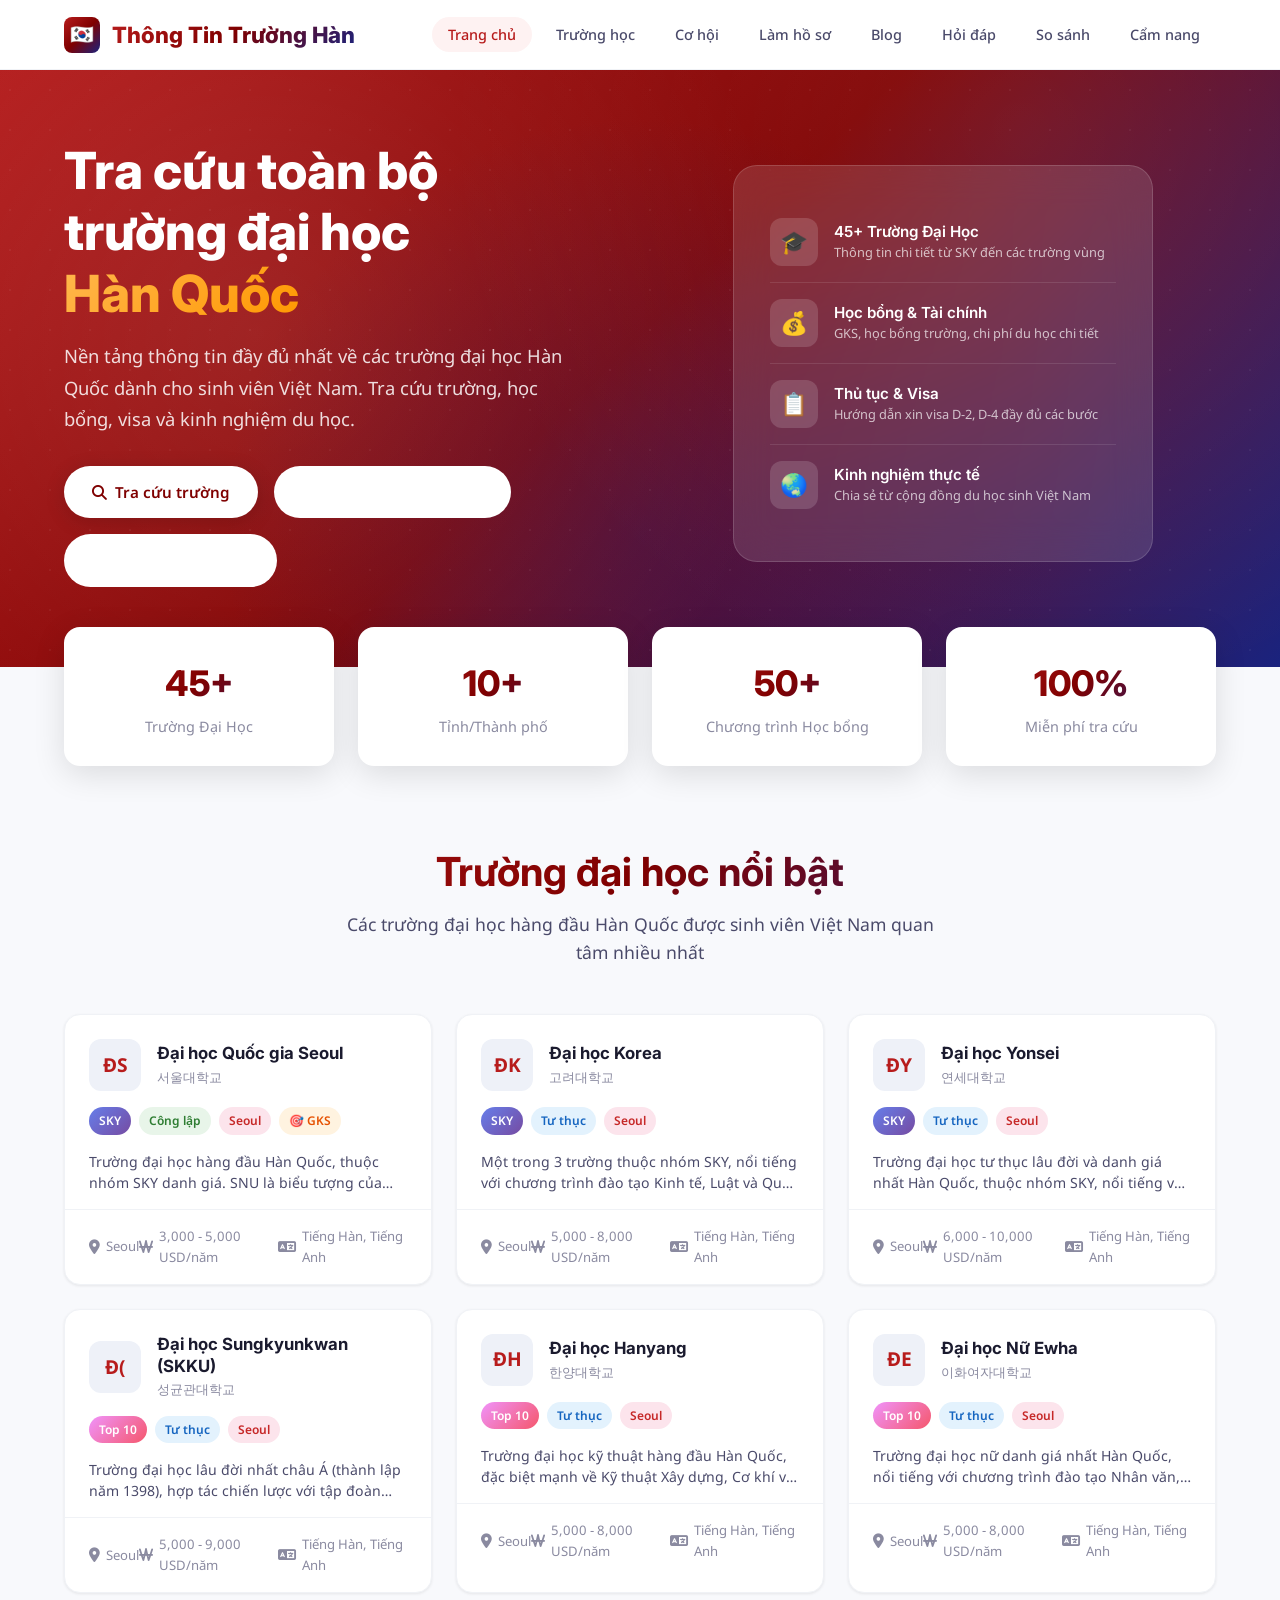
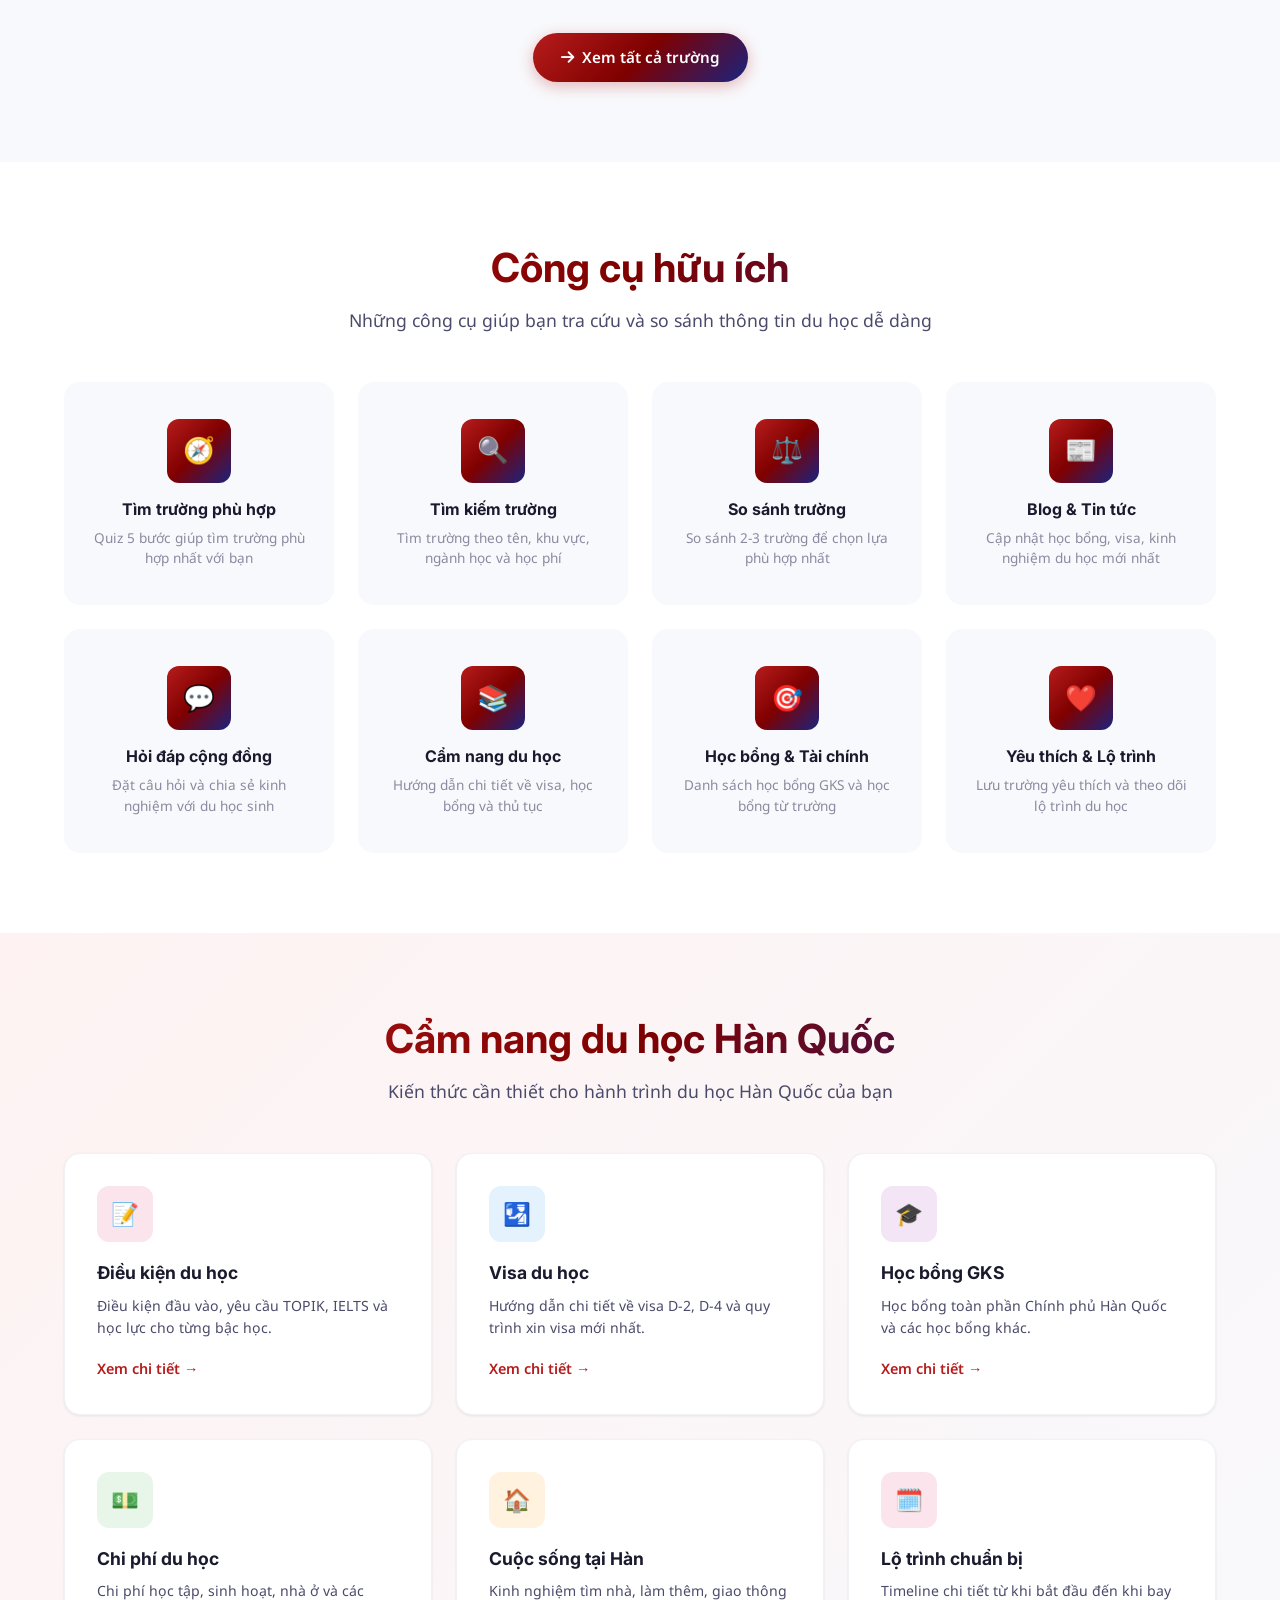
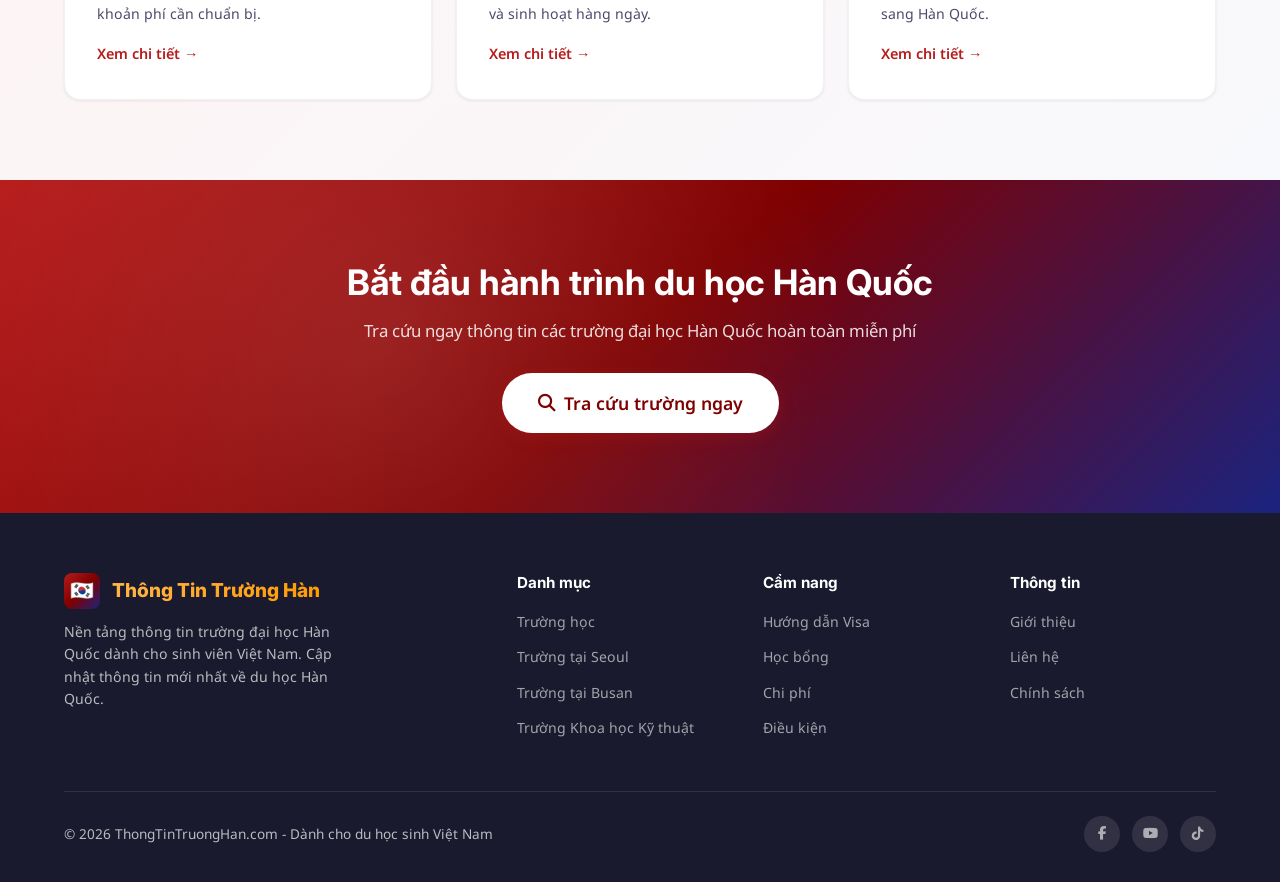
<file: index.html>
<!DOCTYPE html>
<html lang="vi" xmlns:og="http://ogp.me/ns#">
<head>
    <meta charset="UTF-8">
    <meta name="viewport" content="width=device-width, initial-scale=1.0">
    
    <!-- Google tag (gtag.js) -->
    <script async src="https://www.googletagmanager.com/gtag/js?id=G-XXXXXXXXXX"></script>
    <script>
      window.dataLayer = window.dataLayer || [];
      function gtag(){dataLayer.push(arguments);}
      gtag('js', new Date());
      gtag('config', 'G-XXXXXXXXXX');
    </script>

    <title>Thông Tin Trường Hàn - Tra cứu trường đại học Hàn Quốc cho du học sinh Việt Nam</title>
    <meta name="description" content="Trang thông tin toàn diện về các trường đại học Hàn Quốc dành cho du học sinh Việt Nam. Tra cứu thông tin trường, học bổng, visa và cẩm nang du học Hàn Quốc.">
    <meta name="keywords" content="du học Hàn Quốc, trường đại học Hàn Quốc, học bổng Hàn Quốc, visa du học Hàn Quốc, du học sinh Việt Nam tại Hàn Quốc, thông tin trường Hàn">
    <meta name="robots" content="index, follow">
    <link rel="canonical" href="https://hansarang.vercel.app/">
    
    <!-- Open Graph -->
    <meta property="og:type" content="website">
    <meta property="og:title" content="Thông Tin Trường Hàn - Tra cứu trường đại học Hàn Quốc cho du học sinh Việt Nam">
    <meta property="og:description" content="Trang thông tin toàn diện về các trường đại học Hàn Quốc dành cho du học sinh Việt Nam. Tra cứu trường, học bổng, visa và cẩm nang du học.">
    <meta property="og:url" content="https://hansarang.vercel.app/">
    <meta property="og:locale" content="vi_VN">
    <meta property="og:site_name" content="Thông Tin Trường Hàn">
    
    <!-- Twitter Card -->
    <meta name="twitter:card" content="summary_large_image">
    <meta name="twitter:title" content="Thông Tin Trường Hàn - Tra cứu trường đại học Hàn Quốc">
    <meta name="twitter:description" content="Trang thông tin toàn diện về các trường đại học Hàn Quốc dành cho du học sinh Việt Nam.">
    
    <link rel="stylesheet" href="https://cdnjs.cloudflare.com/ajax/libs/font-awesome/6.5.1/css/all.min.css">
    <link rel="stylesheet" href="css/style.css">
    
    <!-- JSON-LD Structured Data: Website & Organization -->
    <script type="application/ld+json">
    {
        "@context": "https://schema.org",
        "@type": "WebSite",
        "name": "Thông Tin Trường Hàn",
        "url": "https://hansarang.vercel.app/",
        "description": "Nền tảng thông tin trường đại học Hàn Quốc dành cho du học sinh Việt Nam",
        "inLanguage": "vi",
        "potentialAction": {
            "@type": "SearchAction",
            "target": "https://hansarang.vercel.app/truong-hoc.html?search={search_term_string}",
            "query-input": "required name=search_term_string"
        }
    }
    </script>
    <script type="application/ld+json">
    {
        "@context": "https://schema.org",
        "@type": "Organization",
        "name": "Thông Tin Trường Hàn",
        "url": "https://hansarang.vercel.app/",
        "description": "Nền tảng thông tin trường đại học Hàn Quốc dành cho du học sinh Việt Nam",
        "foundingDate": "2026",
        "numberOfEmployees": {"@type": "QuantitativeValue", "minValue": 1, "maxValue": 5}
    }
    </script>
    
    <!-- Breadcrumb structured data -->
    <script type="application/ld+json">
    {
        "@context": "https://schema.org",
        "@type": "BreadcrumbList",
        "itemListElement": [{
            "@type": "ListItem",
            "position": 1,
            "name": "Trang chủ",
            "item": "https://hansarang.vercel.app/"
        }]
    }
    </script>
</head>
<body>
    <!-- Navigation -->
    <nav class="navbar" id="navbar">
        <div class="container">
            <a href="index.html" class="nav-brand">
                <div class="brand-icon">🇰🇷</div>
                <span>Thông Tin Trường Hàn</span>
            </a>
            <button class="nav-toggle" id="navToggle" aria-label="Toggle menu">☰</button>
            <ul class="nav-links" id="navLinks">
                <li><a href="index.html" class="active">Trang chủ</a></li>
                <li><a href="truong-hoc.html">Trường học</a></li>
                <li><a href="cong-cu.html">Cơ hội</a></li>
                <li><a href="ho-so.html">Làm hồ sơ</a></li>
                <li><a href="blog.html">Blog</a></li>
                <li><a href="hoi-dap.html">Hỏi đáp</a></li>
                <li><a href="truong-hoc.html?compare=true">So sánh</a></li>
                <li><a href="cam-nang-du-hoc.html">Cẩm nang</a></li>
            </ul>
        </div>
    </nav>

    <!-- Hero Section -->
    <section class="hero">
        <div class="hero-pattern"></div>
        <div class="container">
            <div class="hero-content">
                <h1>Tra cứu toàn bộ trường đại học <span class="highlight">Hàn Quốc</span></h1>
                <p>Nền tảng thông tin đầy đủ nhất về các trường đại học Hàn Quốc dành cho sinh viên Việt Nam. Tra cứu trường, học bổng, visa và kinh nghiệm du học.</p>
                <div class="hero-buttons">
                    <a href="truong-hoc.html" class="btn btn-primary">
                        <i class="fas fa-search"></i> Tra cứu trường
                    </a>
                    <a href="#" onclick="QuizApp.open(); return false;" class="btn btn-secondary">
                        <i class="fas fa-compass"></i> Tìm trường phù hợp
                    </a>
                    <a href="cam-nang-du-hoc.html" class="btn btn-secondary">
                        <i class="fas fa-book"></i> Cẩm nang du học
                    </a>
                </div>
            </div>
            <div class="hero-visual">
                <div class="hero-card">
                    <div class="hero-card-row">
                        <div class="hero-card-icon">🎓</div>
                        <div class="hero-card-text">
                            <h4>45+ Trường Đại Học</h4>
                            <p>Thông tin chi tiết từ SKY đến các trường vùng</p>
                        </div>
                    </div>
                    <div class="hero-card-row">
                        <div class="hero-card-icon">💰</div>
                        <div class="hero-card-text">
                            <h4>Học bổng & Tài chính</h4>
                            <p>GKS, học bổng trường, chi phí du học chi tiết</p>
                        </div>
                    </div>
                    <div class="hero-card-row">
                        <div class="hero-card-icon">📋</div>
                        <div class="hero-card-text">
                            <h4>Thủ tục & Visa</h4>
                            <p>Hướng dẫn xin visa D-2, D-4 đầy đủ các bước</p>
                        </div>
                    </div>
                    <div class="hero-card-row">
                        <div class="hero-card-icon">🌏</div>
                        <div class="hero-card-text">
                            <h4>Kinh nghiệm thực tế</h4>
                            <p>Chia sẻ từ cộng đồng du học sinh Việt Nam</p>
                        </div>
                    </div>
                </div>
            </div>
        </div>
    </section>

    <!-- Stats -->
    <section class="stats">
        <div class="container">
            <div class="stats-grid">
                <div class="stat-card">
                    <div class="stat-number" id="statUniversities">45+</div>
                    <div class="stat-label">Trường Đại Học</div>
                </div>
                <div class="stat-card">
                    <div class="stat-number" id="statRegions">10+</div>
                    <div class="stat-label">Tỉnh/Thành phố</div>
                </div>
                <div class="stat-card">
                    <div class="stat-number" id="statScholarships">50+</div>
                    <div class="stat-label">Chương trình Học bổng</div>
                </div>
                <div class="stat-card">
                    <div class="stat-number" id="statVisitors">100%</div>
                    <div class="stat-label">Miễn phí tra cứu</div>
                </div>
            </div>
        </div>
    </section>

    <!-- Featured Universities -->
    <section class="featured" id="featured">
        <div class="container">
            <h2 class="section-title">Trường đại học nổi bật</h2>
            <p class="section-subtitle">Các trường đại học hàng đầu Hàn Quốc được sinh viên Việt Nam quan tâm nhiều nhất</p>
            <div class="featured-grid" id="featuredGrid">
                <!-- Rendered by JS -->
            </div>
            <div class="view-more">
                <a href="truong-hoc.html" class="btn btn-primary">
                    <i class="fas fa-arrow-right"></i> Xem tất cả trường
                </a>
            </div>
        </div>
    </section>

    <!-- Quick Links -->
    <section class="quick-links">
        <div class="container">
            <h2 class="section-title">Công cụ hữu ích</h2>
            <p class="section-subtitle">Những công cụ giúp bạn tra cứu và so sánh thông tin du học dễ dàng</p>
            <div class="features-grid">
                <a href="#" onclick="QuizApp.open(); return false;" class="feature-item">
                    <div class="feature-icon">🧭</div>
                    <h4>Tìm trường phù hợp</h4>
                    <p>Quiz 5 bước giúp tìm trường phù hợp nhất với bạn</p>
                </a>
                <a href="truong-hoc.html" class="feature-item">
                    <div class="feature-icon">🔍</div>
                    <h4>Tìm kiếm trường</h4>
                    <p>Tìm trường theo tên, khu vực, ngành học và học phí</p>
                </a>
                <a href="truong-hoc.html?compare=true" class="feature-item">
                    <div class="feature-icon">⚖️</div>
                    <h4>So sánh trường</h4>
                    <p>So sánh 2-3 trường để chọn lựa phù hợp nhất</p>
                </a>
                <a href="blog.html" class="feature-item">
                    <div class="feature-icon">📰</div>
                    <h4>Blog & Tin tức</h4>
                    <p>Cập nhật học bổng, visa, kinh nghiệm du học mới nhất</p>
                </a>
                <a href="hoi-dap.html" class="feature-item">
                    <div class="feature-icon">💬</div>
                    <h4>Hỏi đáp cộng đồng</h4>
                    <p>Đặt câu hỏi và chia sẻ kinh nghiệm với du học sinh</p>
                </a>
                <a href="cam-nang-du-hoc.html" class="feature-item">
                    <div class="feature-icon">📚</div>
                    <h4>Cẩm nang du học</h4>
                    <p>Hướng dẫn chi tiết về visa, học bổng và thủ tục</p>
                </a>
                <a href="truong-hoc.html?filter=scholarship" class="feature-item">
                    <div class="feature-icon">🎯</div>
                    <h4>Học bổng & Tài chính</h4>
                    <p>Danh sách học bổng GKS và học bổng từ trường</p>
                </a>
                <a href="truong-hoc.html" class="feature-item">
                    <div class="feature-icon">❤️</div>
                    <h4>Yêu thích & Lộ trình</h4>
                    <p>Lưu trường yêu thích và theo dõi lộ trình du học</p>
                </a>
            </div>
        </div>
    </section>

    <!-- Guide Section -->
    <section class="guide-section">
        <div class="container">
            <h2 class="section-title">Cẩm nang du học Hàn Quốc</h2>
            <p class="section-subtitle">Kiến thức cần thiết cho hành trình du học Hàn Quốc của bạn</p>
            <div class="guide-grid">
                <div class="guide-card">
                    <div class="guide-icon">📝</div>
                    <h4>Điều kiện du học</h4>
                    <p>Điều kiện đầu vào, yêu cầu TOPIK, IELTS và học lực cho từng bậc học.</p>
                    <a href="cam-nang-du-hoc.html#dieu-kien" class="guide-link">Xem chi tiết →</a>
                </div>
                <div class="guide-card">
                    <div class="guide-icon">🛂</div>
                    <h4>Visa du học</h4>
                    <p>Hướng dẫn chi tiết về visa D-2, D-4 và quy trình xin visa mới nhất.</p>
                    <a href="cam-nang-du-hoc.html#visa" class="guide-link">Xem chi tiết →</a>
                </div>
                <div class="guide-card">
                    <div class="guide-icon">🎓</div>
                    <h4>Học bổng GKS</h4>
                    <p>Học bổng toàn phần Chính phủ Hàn Quốc và các học bổng khác.</p>
                    <a href="cam-nang-du-hoc.html#hoc-bong" class="guide-link">Xem chi tiết →</a>
                </div>
                <div class="guide-card">
                    <div class="guide-icon">💵</div>
                    <h4>Chi phí du học</h4>
                    <p>Chi phí học tập, sinh hoạt, nhà ở và các khoản phí cần chuẩn bị.</p>
                    <a href="cam-nang-du-hoc.html#chi-phi" class="guide-link">Xem chi tiết →</a>
                </div>
                <div class="guide-card">
                    <div class="guide-icon">🏠</div>
                    <h4>Cuộc sống tại Hàn</h4>
                    <p>Kinh nghiệm tìm nhà, làm thêm, giao thông và sinh hoạt hàng ngày.</p>
                    <a href="cam-nang-du-hoc.html#cuoc-song" class="guide-link">Xem chi tiết →</a>
                </div>
                <div class="guide-card">
                    <div class="guide-icon">🗓️</div>
                    <h4>Lộ trình chuẩn bị</h4>
                    <p>Timeline chi tiết từ khi bắt đầu đến khi bay sang Hàn Quốc.</p>
                    <a href="cam-nang-du-hoc.html#lo-trinh" class="guide-link">Xem chi tiết →</a>
                </div>
            </div>
        </div>
    </section>

    <!-- CTA Section -->
    <section class="cta-section">
        <div class="container">
            <div class="cta-content">
                <h2>Bắt đầu hành trình du học Hàn Quốc</h2>
                <p>Tra cứu ngay thông tin các trường đại học Hàn Quốc hoàn toàn miễn phí</p>
                <a href="truong-hoc.html" class="btn btn-primary btn-lg" style="background: white; color: var(--primary-dark);">
                    <i class="fas fa-search"></i> Tra cứu trường ngay
                </a>
            </div>
        </div>
    </section>

    <!-- Footer -->
    <footer class="footer">
        <div class="container">
            <div class="footer-grid">
                <div class="footer-brand">
                    <div class="nav-brand">
                        <div class="brand-icon">🇰🇷</div>
                        <span>Thông Tin Trường Hàn</span>
                    </div>
                    <p>Nền tảng thông tin trường đại học Hàn Quốc dành cho sinh viên Việt Nam. Cập nhật thông tin mới nhất về du học Hàn Quốc.</p>
                </div>
                <div>
                    <h4>Danh mục</h4>
                    <ul>
                        <li><a href="truong-hoc.html">Trường học</a></li>
                        <li><a href="truong-hoc.html?filter=seoul">Trường tại Seoul</a></li>
                        <li><a href="truong-hoc.html?filter=busan">Trường tại Busan</a></li>
                        <li><a href="truong-hoc.html?filter=science">Trường Khoa học Kỹ thuật</a></li>
                    </ul>
                </div>
                <div>
                    <h4>Cẩm nang</h4>
                    <ul>
                        <li><a href="cam-nang-du-hoc.html#visa">Hướng dẫn Visa</a></li>
                        <li><a href="cam-nang-du-hoc.html#hoc-bong">Học bổng</a></li>
                        <li><a href="cam-nang-du-hoc.html#chi-phi">Chi phí</a></li>
                        <li><a href="cam-nang-du-hoc.html#dieu-kien">Điều kiện</a></li>
                    </ul>
                </div>
                <div>
                    <h4>Thông tin</h4>
                    <ul>
                        <li><a href="#">Giới thiệu</a></li>
                        <li><a href="#">Liên hệ</a></li>
                        <li><a href="#">Chính sách</a></li>
                    </ul>
                </div>
            </div>
            <div class="footer-bottom">
                <div>© 2026 ThongTinTruongHan.com - Dành cho du học sinh Việt Nam</div>
                <div class="footer-social">
                    <a href="#" aria-label="Facebook"><i class="fab fa-facebook-f"></i></a>
                    <a href="#" aria-label="YouTube"><i class="fab fa-youtube"></i></a>
                    <a href="#" aria-label="TikTok"><i class="fab fa-tiktok"></i></a>
                </div>
            </div>
        </div>
    </footer>

    <!-- Back to Top -->
    <button class="back-to-top" id="backToTop" aria-label="Back to top">
        <i class="fas fa-arrow-up"></i>
    </button>

    <!-- Quiz Modal -->
    <div class="quiz-overlay" id="quizModal">
        <div class="quiz-modal">
            <button class="quiz-close" onclick="QuizApp.close()">✕</button>
            <div id="quizContent">
                <!-- Rendered by QuizApp -->
            </div>
        </div>
    </div>

    <script src="js/university-data.js"></script>
    <script src="js/main.js"></script>
    <script src="js/features.js"></script>
</body>
</html>
</file>
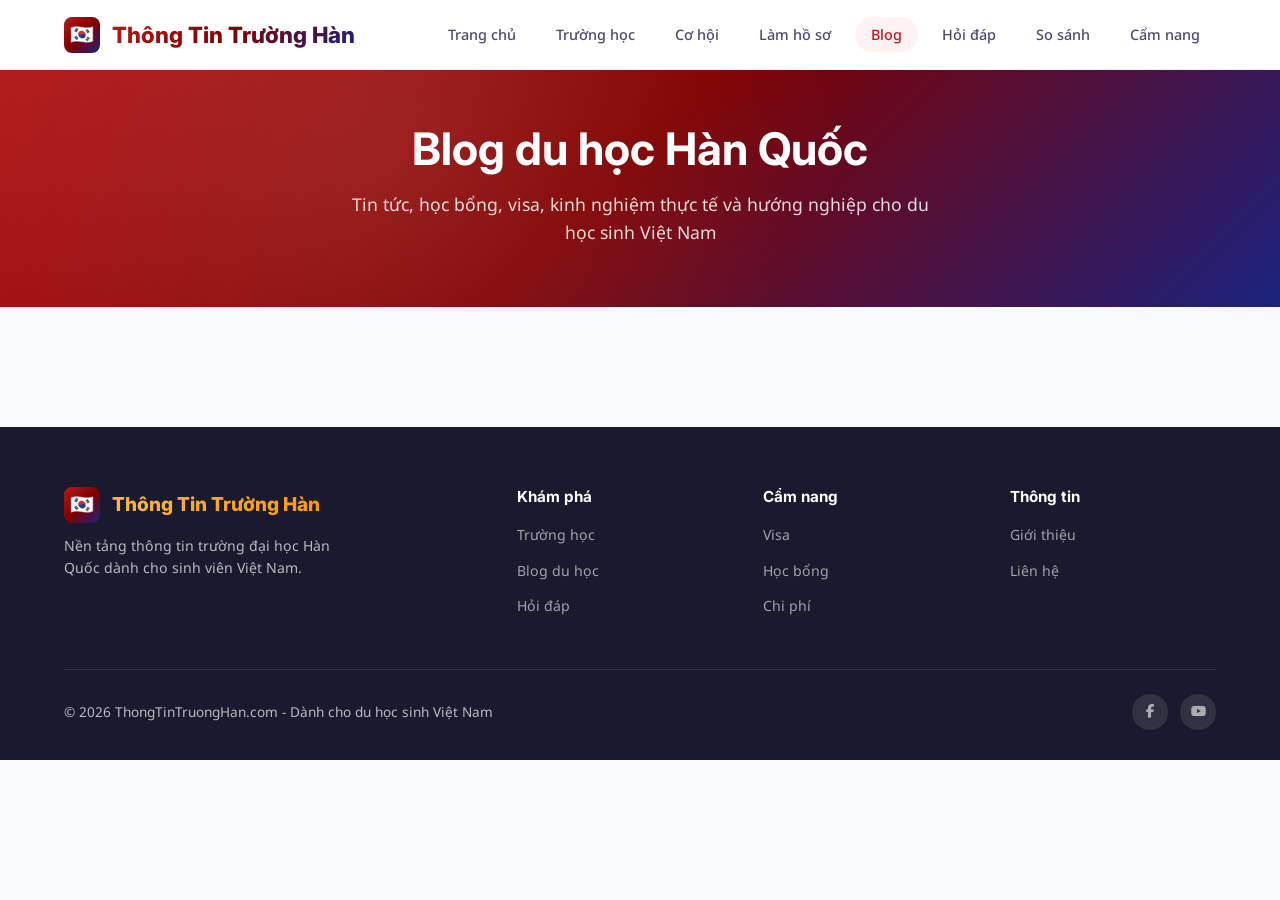
<file: blog.html>
<!DOCTYPE html>
<html lang="vi">
<head>
    <meta charset="UTF-8">
    <meta name="viewport" content="width=device-width, initial-scale=1.0">
    
    <script async src="https://www.googletagmanager.com/gtag/js?id=G-XXXXXXXXXX"></script>
    <script>
      window.dataLayer = window.dataLayer || [];
      function gtag(){dataLayer.push(arguments);}
      gtag('js', new Date());
      gtag('config', 'G-XXXXXXXXXX');
    </script>

    <title>Blog du học Hàn Quốc - Thông Tin Trường Hàn</title>
    <meta name="description" content="Tin tức, bài viết và kinh nghiệm du học Hàn Quốc mới nhất. Học bổng GKS, visa, cuộc sống sinh viên và hướng nghiệp.">
    <meta name="keywords" content="blog du học Hàn Quốc, tin tức du học Hàn Quốc, học bổng GKS, visa Hàn Quốc, kinh nghiệm du học Hàn">
    <meta name="robots" content="index, follow">
    <link rel="canonical" href="https://hansarang.vercel.app/blog.html">
    
    <meta property="og:type" content="blog">
    <meta property="og:title" content="Blog du học Hàn Quốc - Thông Tin Trường Hàn">
    <meta property="og:description" content="Tin tức, bài viết và kinh nghiệm du học Hàn Quốc mới nhất.">
    <meta property="og:url" content="https://hansarang.vercel.app/blog.html">
    <meta property="og:locale" content="vi_VN">
    
    <meta name="twitter:card" content="summary_large_image">
    <meta name="twitter:title" content="Blog du học Hàn Quốc - Thông Tin Trường Hàn">
    
    <link rel="stylesheet" href="https://cdnjs.cloudflare.com/ajax/libs/font-awesome/6.5.1/css/all.min.css">
    <link rel="stylesheet" href="css/style.css">
</head>
<body>
    <nav class="navbar" id="navbar">
        <div class="container">
            <a href="index.html" class="nav-brand"><div class="brand-icon">🇰🇷</div><span>Thông Tin Trường Hàn</span></a>
            <button class="nav-toggle" id="navToggle" aria-label="Toggle menu">☰</button>
            <ul class="nav-links" id="navLinks">
                <li><a href="index.html">Trang chủ</a></li>
                <li><a href="truong-hoc.html">Trường học</a></li>
                <li><a href="cong-cu.html">Cơ hội</a></li>
                <li><a href="ho-so.html">Làm hồ sơ</a></li>
                <li><a href="blog.html" class="active">Blog</a></li>
                <li><a href="hoi-dap.html">Hỏi đáp</a></li>
                <li><a href="truong-hoc.html?compare=true">So sánh</a></li>
                <li><a href="cam-nang-du-hoc.html">Cẩm nang</a></li>
            </ul>
        </div>
    </nav>

    <section class="page-header">
        <div class="container">
            <h1>Blog du học Hàn Quốc</h1>
            <p>Tin tức, học bổng, visa, kinh nghiệm thực tế và hướng nghiệp cho du học sinh Việt Nam</p>
        </div>
    </section>

    <section class="page-section">
        <div class="container">
            <div class="blog-grid">
                <div class="blog-list" id="blogList">
                    <!-- Rendered by JS -->
                </div>
                <div id="blogSidebar">
                    <!-- Rendered by JS -->
                </div>
            </div>
        </div>
    </section>

    <footer class="footer">
        <div class="container">
            <div class="footer-grid">
                <div class="footer-brand">
                    <div class="nav-brand"><div class="brand-icon">🇰🇷</div><span>Thông Tin Trường Hàn</span></div>
                    <p>Nền tảng thông tin trường đại học Hàn Quốc dành cho sinh viên Việt Nam.</p>
                </div>
                <div>
                    <h4>Khám phá</h4>
                    <ul>
                        <li><a href="truong-hoc.html">Trường học</a></li>
                        <li><a href="blog.html">Blog du học</a></li>
                        <li><a href="hoi-dap.html">Hỏi đáp</a></li>
                    </ul>
                </div>
                <div>
                    <h4>Cẩm nang</h4>
                    <ul>
                        <li><a href="cam-nang-du-hoc.html#visa">Visa</a></li>
                        <li><a href="cam-nang-du-hoc.html#hoc-bong">Học bổng</a></li>
                        <li><a href="cam-nang-du-hoc.html#chi-phi">Chi phí</a></li>
                    </ul>
                </div>
                <div>
                    <h4>Thông tin</h4>
                    <ul>
                        <li><a href="#">Giới thiệu</a></li>
                        <li><a href="#">Liên hệ</a></li>
                    </ul>
                </div>
            </div>
            <div class="footer-bottom">
                <div>© 2026 ThongTinTruongHan.com - Dành cho du học sinh Việt Nam</div>
                <div class="footer-social">
                    <a href="#" aria-label="Facebook"><i class="fab fa-facebook-f"></i></a>
                    <a href="#" aria-label="YouTube"><i class="fab fa-youtube"></i></a>
                </div>
            </div>
        </div>
    </footer>

    <button class="back-to-top" id="backToTop" aria-label="Back to top"><i class="fas fa-arrow-up"></i></button>

    <script src="js/university-data.js"></script>
    <script src="js/main.js"></script>
    <script src="js/features.js"></script>
</body>
</html>
</file>
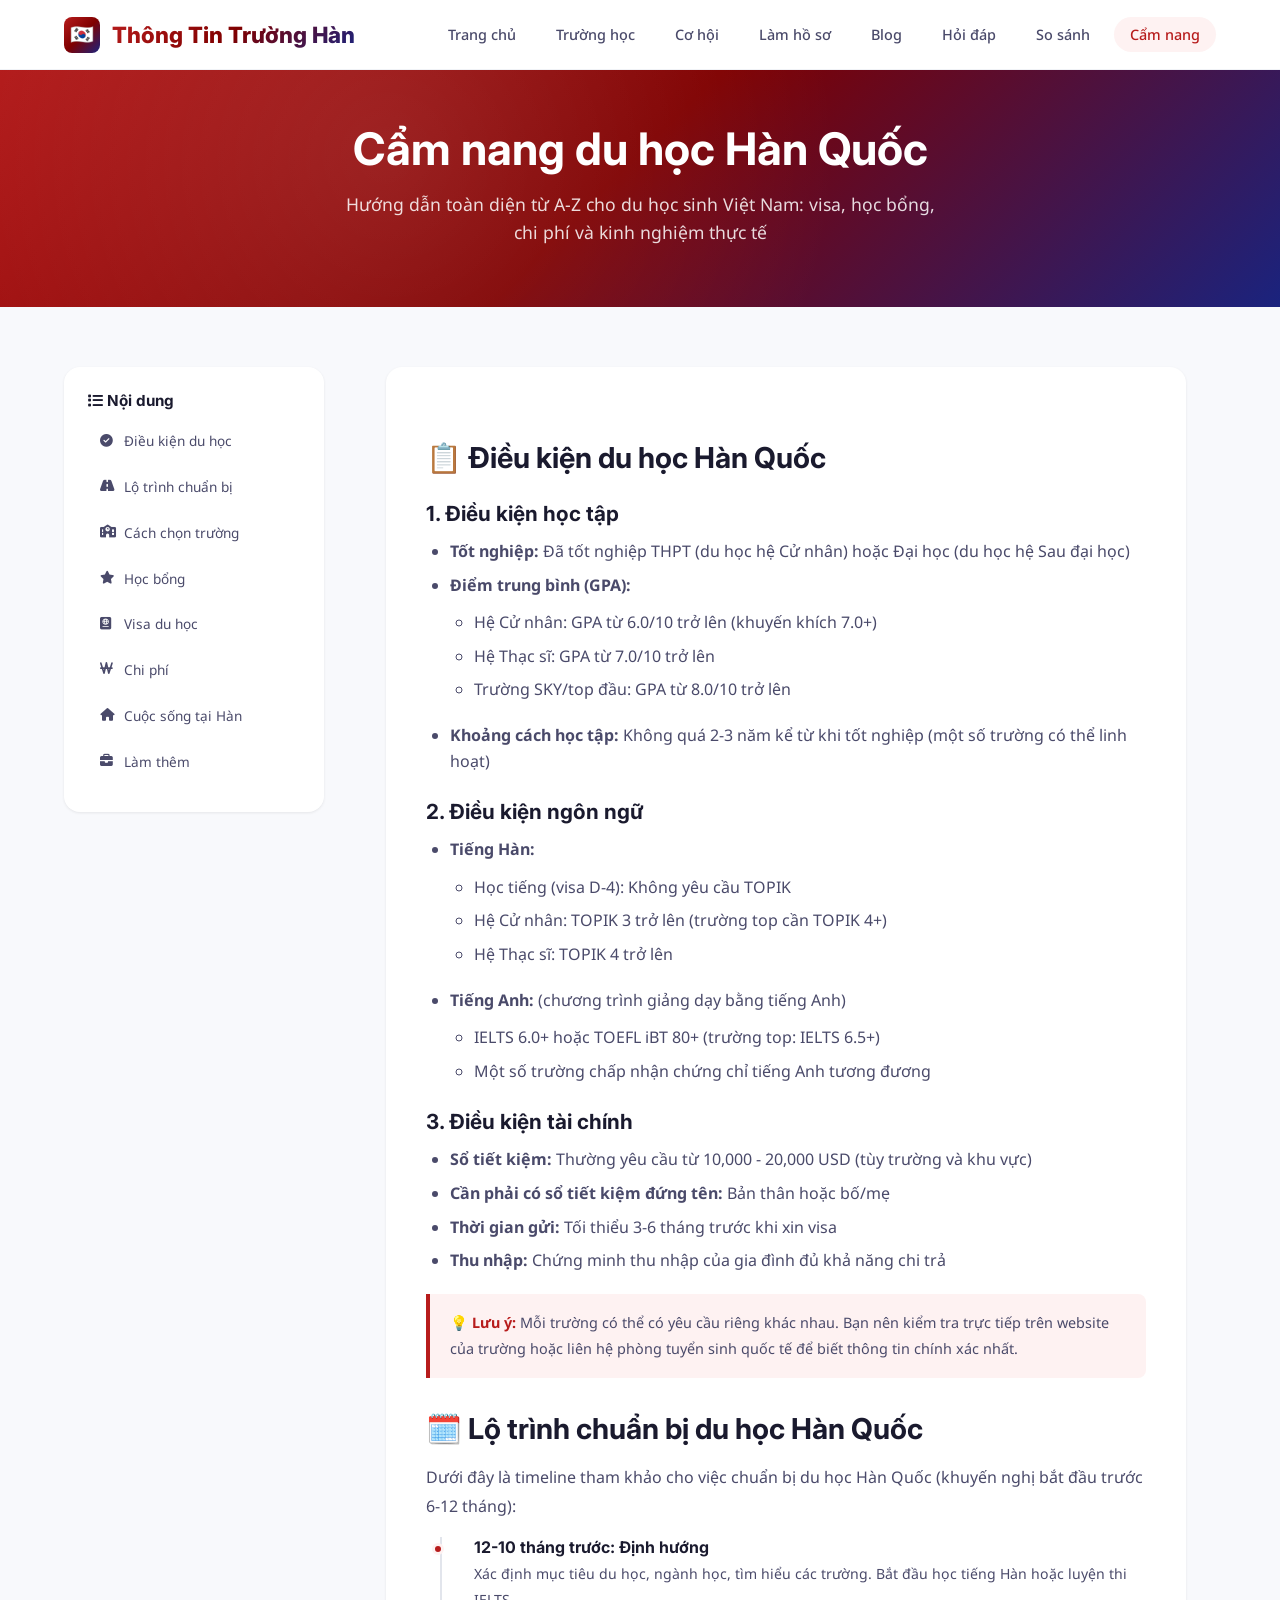
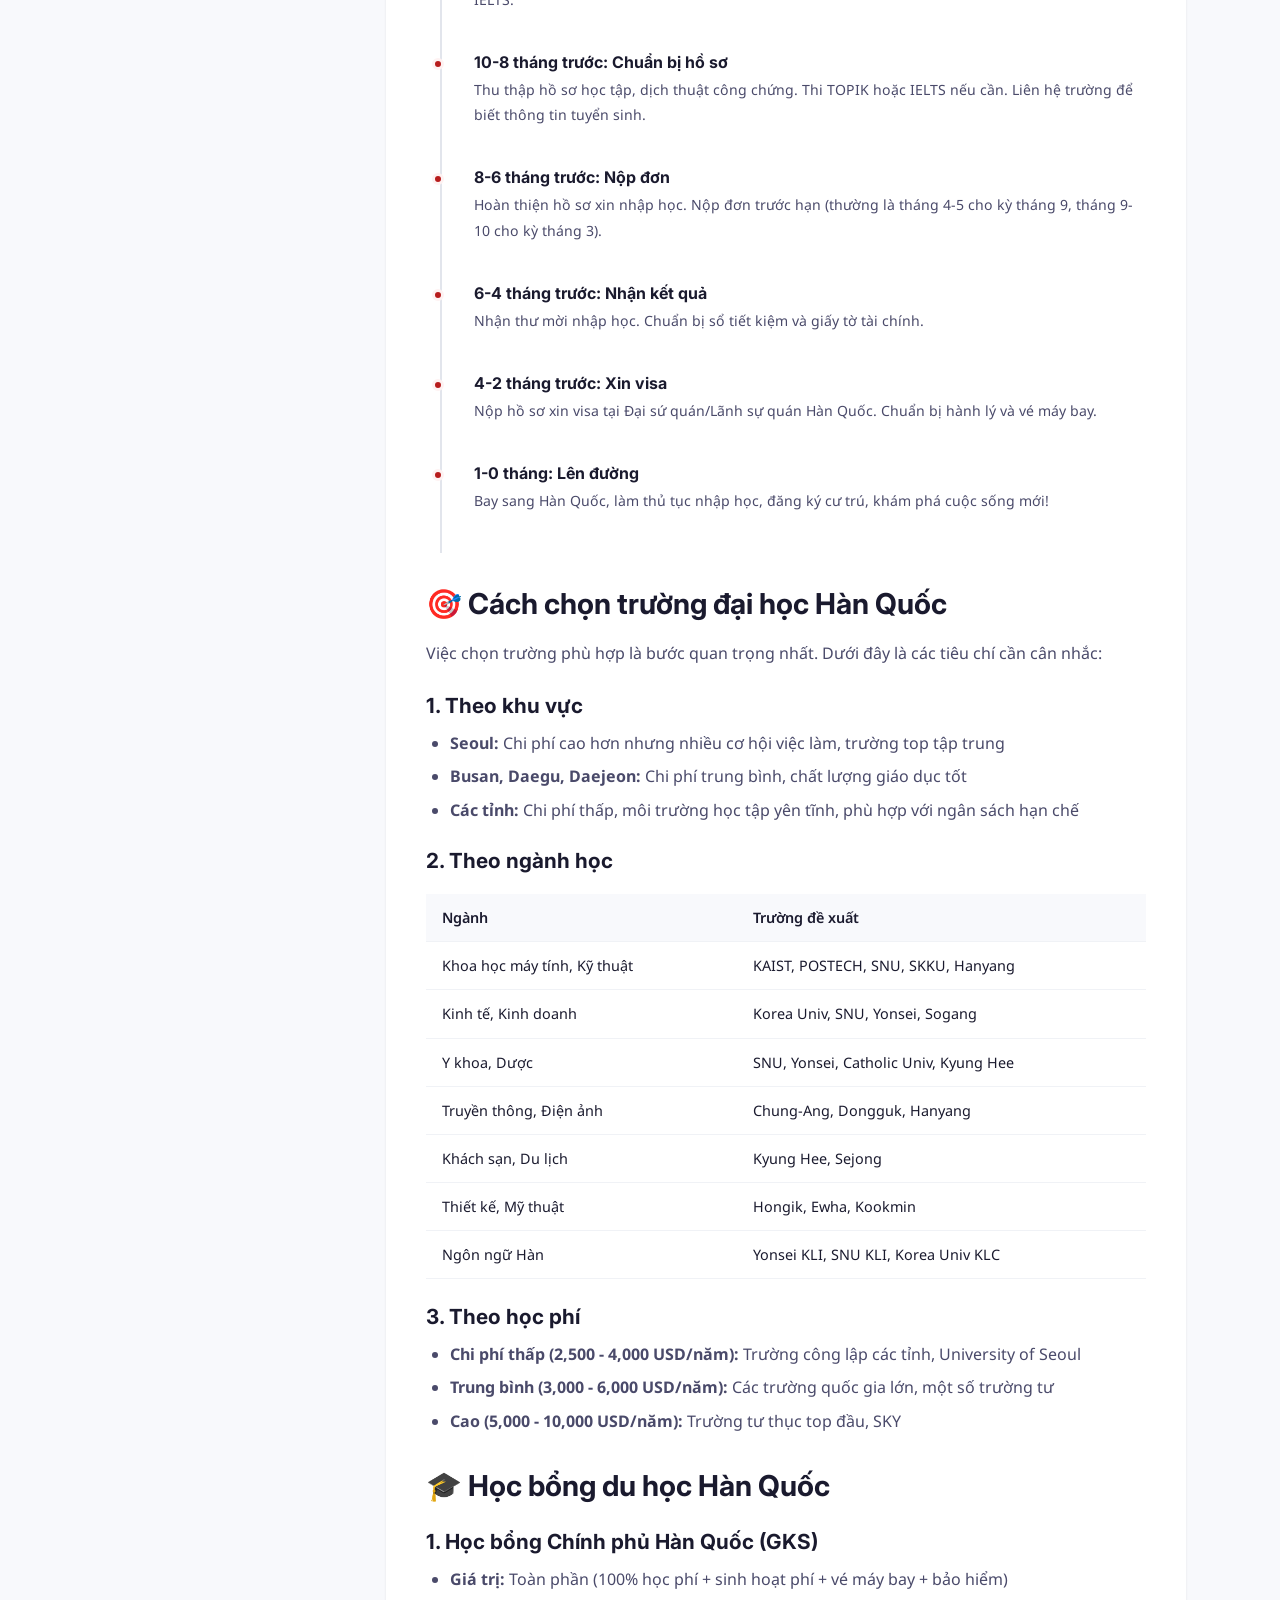
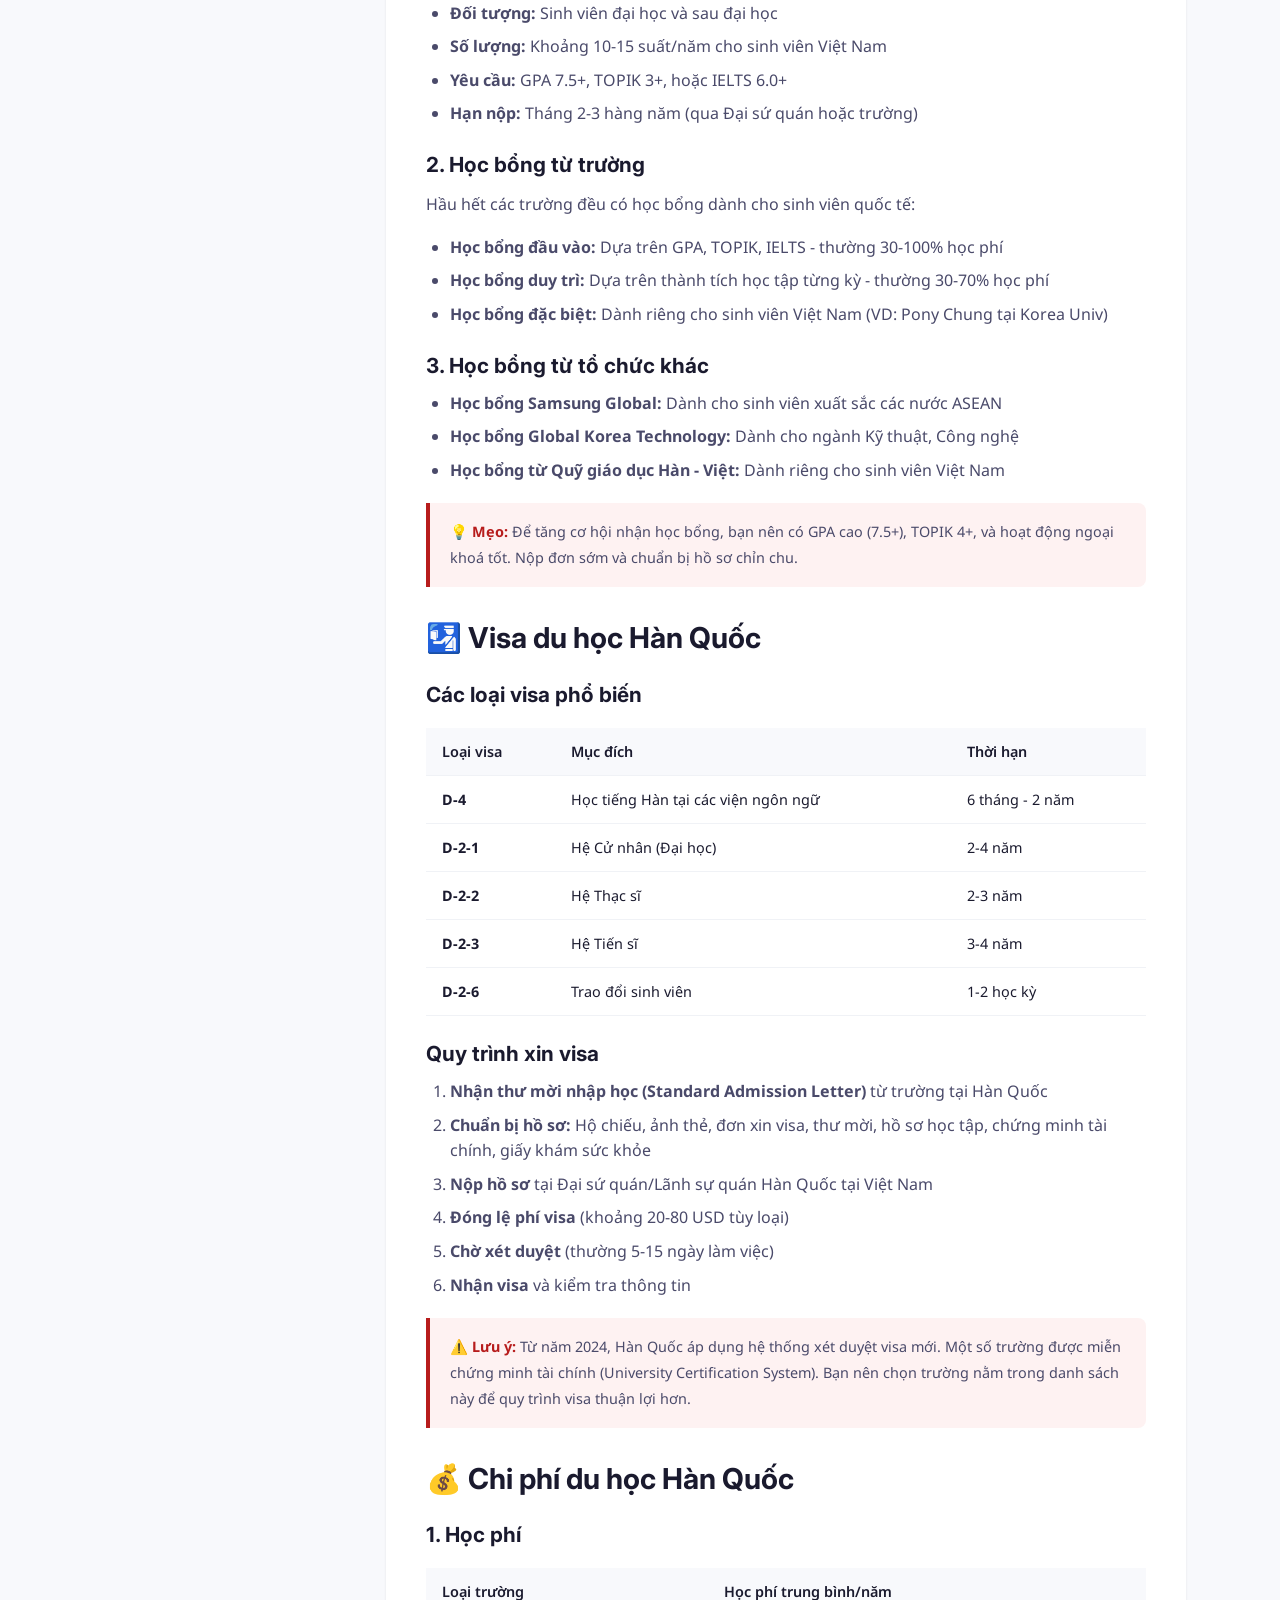
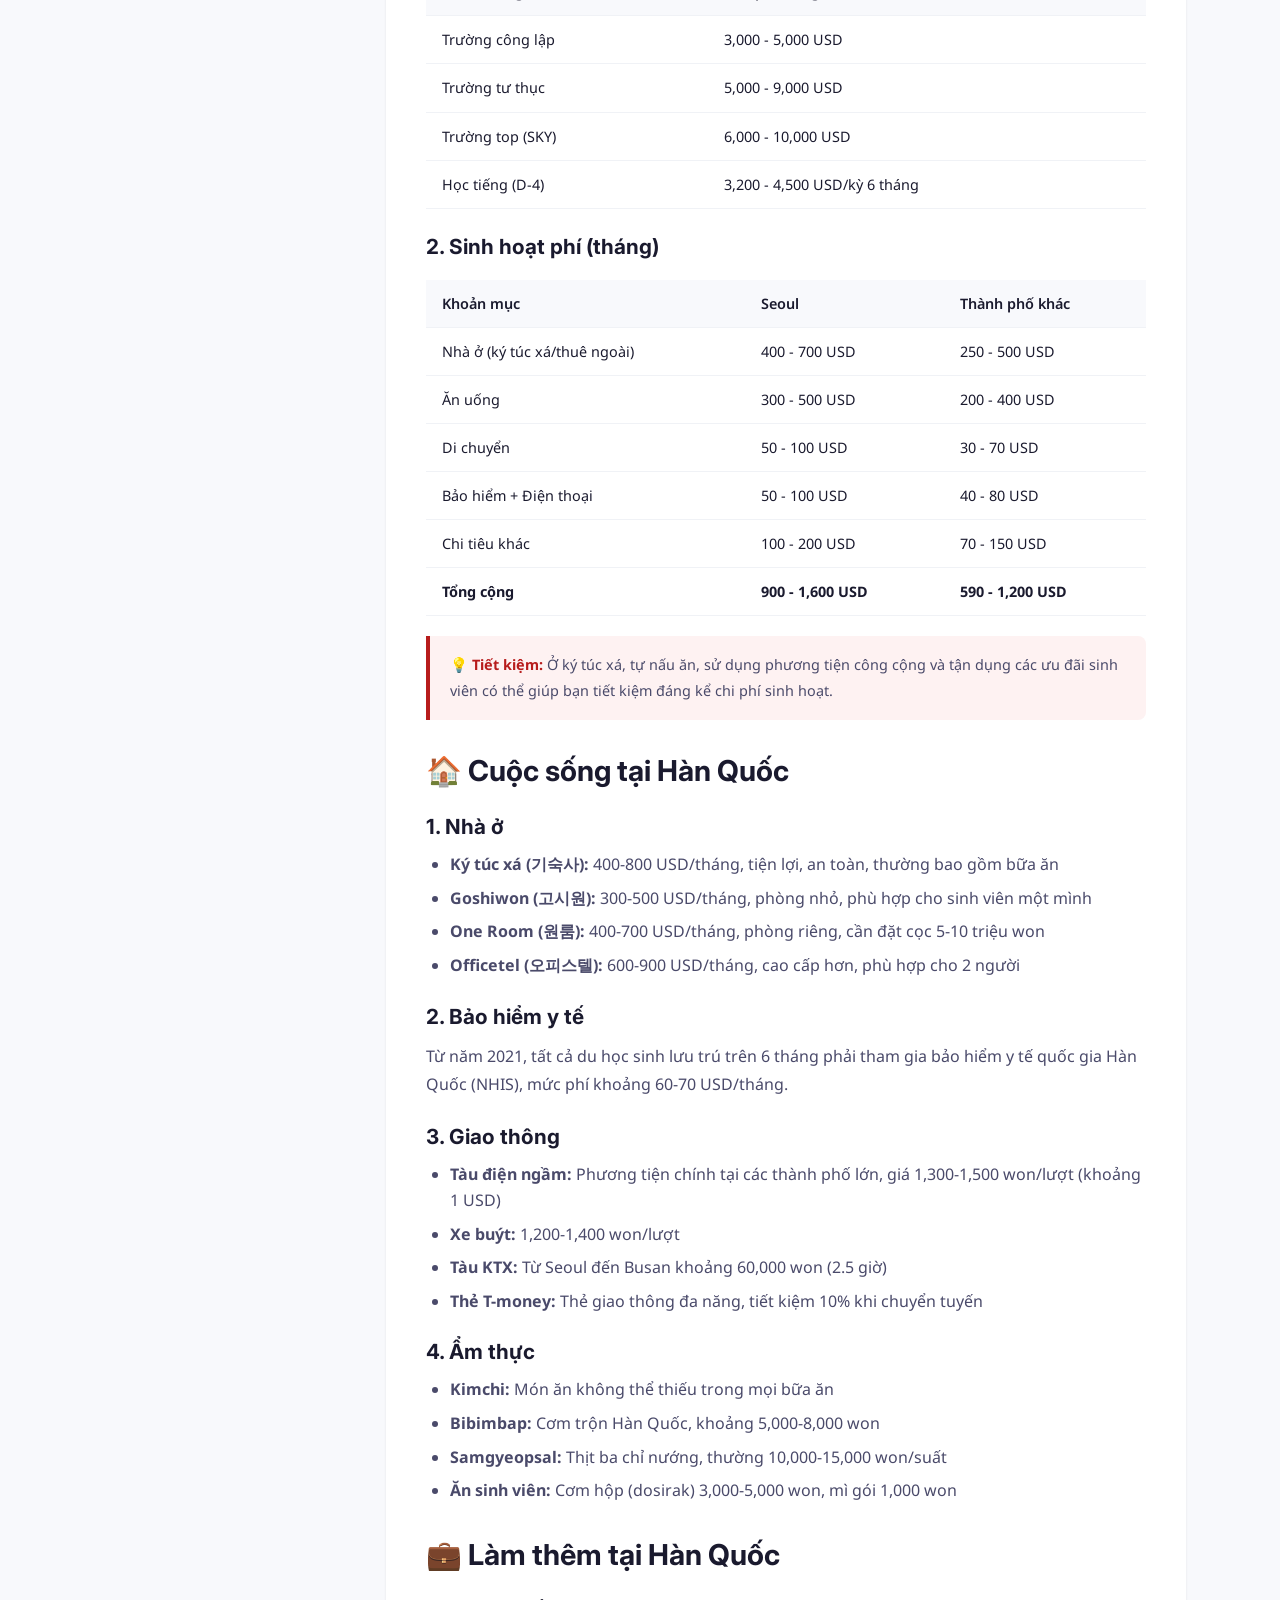
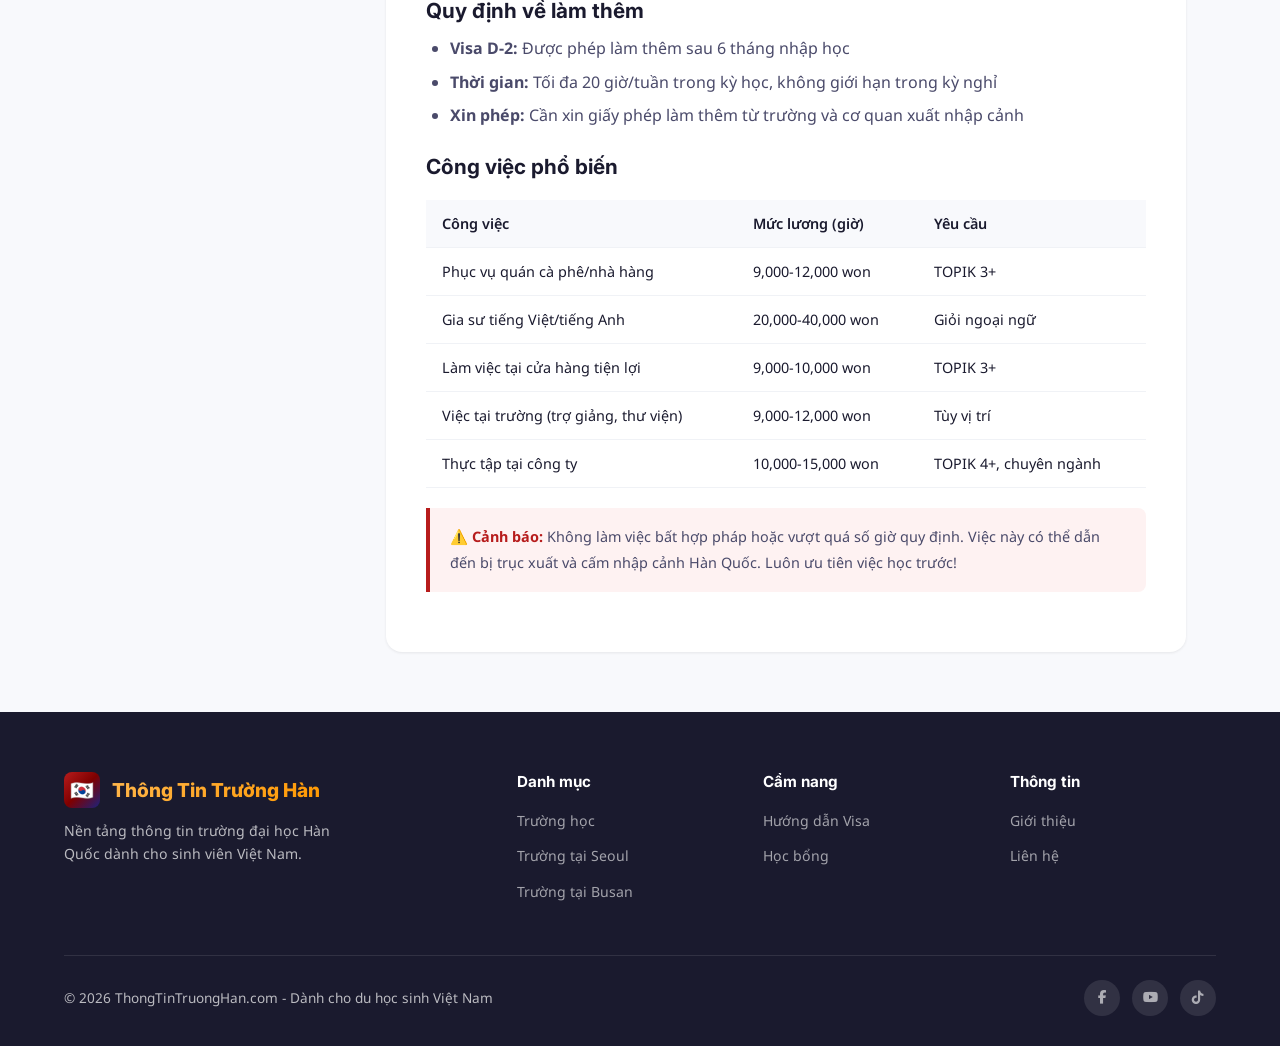
<file: cam-nang-du-hoc.html>
<!DOCTYPE html>
<html lang="vi">
<head>
    <meta charset="UTF-8">
    <meta name="viewport" content="width=device-width, initial-scale=1.0">
    
    <script async src="https://www.googletagmanager.com/gtag/js?id=G-XXXXXXXXXX"></script>
    <script>
      window.dataLayer = window.dataLayer || [];
      function gtag(){dataLayer.push(arguments);}
      gtag('js', new Date());
      gtag('config', 'G-XXXXXXXXXX');
    </script>

    <title>Cẩm nang du học Hàn Quốc - Thông Tin Trường Hàn</title>
    <meta name="description" content="Cẩm nang toàn diện về du học Hàn Quốc: visa, học bổng, chi phí, điều kiện và kinh nghiệm thực tế cho sinh viên Việt Nam.">
    <meta name="keywords" content="cẩm nang du học Hàn Quốc, visa du học Hàn Quốc, học bổng Hàn Quốc, chi phí du học Hàn Quốc, điều kiện du học Hàn Quốc">
    <meta name="robots" content="index, follow">
    <link rel="canonical" href="https://hansarang.vercel.app/cam-nang-du-hoc.html">
    
    <meta property="og:type" content="article">
    <meta property="og:title" content="Cẩm nang du học Hàn Quốc từ A-Z - Thông Tin Trường Hàn">
    <meta property="og:description" content="Cẩm nang toàn diện về du học Hàn Quốc: visa, học bổng, chi phí và kinh nghiệm thực tế cho sinh viên Việt Nam.">
    <meta property="og:url" content="https://hansarang.vercel.app/cam-nang-du-hoc.html">
    <meta property="og:locale" content="vi_VN">
    
    <meta name="twitter:card" content="summary_large_image">
    <meta name="twitter:title" content="Cẩm nang du học Hàn Quốc từ A-Z">
    <meta name="twitter:description" content="Cẩm nang toàn diện về du học Hàn Quốc: visa, học bổng, chi phí và kinh nghiệm thực tế.">
    
    <link rel="stylesheet" href="https://cdnjs.cloudflare.com/ajax/libs/font-awesome/6.5.1/css/all.min.css">
    <link rel="stylesheet" href="css/style.css">
</head>
<body>
    <nav class="navbar" id="navbar">
        <div class="container">
            <a href="index.html" class="nav-brand">
                <div class="brand-icon">🇰🇷</div>
                <span>Thông Tin Trường Hàn</span>
            </a>
            <button class="nav-toggle" id="navToggle" aria-label="Toggle menu">☰</button>
            <ul class="nav-links" id="navLinks">
                <li><a href="index.html">Trang chủ</a></li>
                <li><a href="truong-hoc.html">Trường học</a></li>
                <li><a href="cong-cu.html">Cơ hội</a></li>
                <li><a href="ho-so.html">Làm hồ sơ</a></li>
                <li><a href="blog.html">Blog</a></li>
                <li><a href="hoi-dap.html">Hỏi đáp</a></li>
                <li><a href="truong-hoc.html?compare=true">So sánh</a></li>
                <li><a href="cam-nang-du-hoc.html" class="active">Cẩm nang</a></li>
            </ul>
        </div>
    </nav>

    <section class="page-header">
        <div class="container">
            <h1>Cẩm nang du học Hàn Quốc</h1>
            <p>Hướng dẫn toàn diện từ A-Z cho du học sinh Việt Nam: visa, học bổng, chi phí và kinh nghiệm thực tế</p>
        </div>
    </section>

    <section class="guide-page-content">
        <div class="container" style="display: grid; grid-template-columns: 260px 1fr; gap: 32px; align-items: start;">
            <!-- Sidebar Navigation (Desktop) -->
            <div class="toc-desktop">
                <div class="guide-nav">
                    <h4><i class="fas fa-list"></i> Nội dung</h4>
                    <ul>
                        <li><a href="#dieu-kien"><i class="fas fa-check-circle"></i> Điều kiện du học</a></li>
                        <li><a href="#lo-trinh"><i class="fas fa-road"></i> Lộ trình chuẩn bị</a></li>
                        <li><a href="#chon-truong"><i class="fas fa-school"></i> Cách chọn trường</a></li>
                        <li><a href="#hoc-bong"><i class="fas fa-star"></i> Học bổng</a></li>
                        <li><a href="#visa"><i class="fas fa-passport"></i> Visa du học</a></li>
                        <li><a href="#chi-phi"><i class="fas fa-won-sign"></i> Chi phí</a></li>
                        <li><a href="#cuoc-song"><i class="fas fa-home"></i> Cuộc sống tại Hàn</a></li>
                        <li><a href="#lam-them"><i class="fas fa-briefcase"></i> Làm thêm</a></li>
                    </ul>
                </div>
            </div>

            <!-- Main Content -->
            <div class="guide-article" id="mainContent">
                <div class="toc-mobile">
                    <div class="guide-nav">
                        <h4><i class="fas fa-list"></i> Nội dung</h4>
                        <ul>
                            <li><a href="#dieu-kien"><i class="fas fa-check-circle"></i> Điều kiện du học</a></li>
                            <li><a href="#lo-trinh"><i class="fas fa-road"></i> Lộ trình chuẩn bị</a></li>
                            <li><a href="#chon-truong"><i class="fas fa-school"></i> Cách chọn trường</a></li>
                            <li><a href="#hoc-bong"><i class="fas fa-star"></i> Học bổng</a></li>
                            <li><a href="#visa"><i class="fas fa-passport"></i> Visa du học</a></li>
                            <li><a href="#chi-phi"><i class="fas fa-won-sign"></i> Chi phí</a></li>
                            <li><a href="#cuoc-song"><i class="fas fa-home"></i> Cuộc sống tại Hàn</a></li>
                            <li><a href="#lam-them"><i class="fas fa-briefcase"></i> Làm thêm</a></li>
                        </ul>
                    </div>
                </div>

                <!-- 1. Điều kiện du học -->
                <h2 id="dieu-kien">📋 Điều kiện du học Hàn Quốc</h2>
                
                <h3>1. Điều kiện học tập</h3>
                <ul>
                    <li><strong>Tốt nghiệp:</strong> Đã tốt nghiệp THPT (du học hệ Cử nhân) hoặc Đại học (du học hệ Sau đại học)</li>
                    <li><strong>Điểm trung bình (GPA):</strong> 
                        <ul>
                            <li>Hệ Cử nhân: GPA từ 6.0/10 trở lên (khuyến khích 7.0+)</li>
                            <li>Hệ Thạc sĩ: GPA từ 7.0/10 trở lên</li>
                            <li>Trường SKY/top đầu: GPA từ 8.0/10 trở lên</li>
                        </ul>
                    </li>
                    <li><strong>Khoảng cách học tập:</strong> Không quá 2-3 năm kể từ khi tốt nghiệp (một số trường có thể linh hoạt)</li>
                </ul>

                <h3>2. Điều kiện ngôn ngữ</h3>
                <ul>
                    <li><strong>Tiếng Hàn:</strong> 
                        <ul>
                            <li>Học tiếng (visa D-4): Không yêu cầu TOPIK</li>
                            <li>Hệ Cử nhân: TOPIK 3 trở lên (trường top cần TOPIK 4+)</li>
                            <li>Hệ Thạc sĩ: TOPIK 4 trở lên</li>
                        </ul>
                    </li>
                    <li><strong>Tiếng Anh:</strong> (chương trình giảng dạy bằng tiếng Anh)
                        <ul>
                            <li>IELTS 6.0+ hoặc TOEFL iBT 80+ (trường top: IELTS 6.5+)</li>
                            <li>Một số trường chấp nhận chứng chỉ tiếng Anh tương đương</li>
                        </ul>
                    </li>
                </ul>

                <h3>3. Điều kiện tài chính</h3>
                <ul>
                    <li><strong>Sổ tiết kiệm:</strong> Thường yêu cầu từ 10,000 - 20,000 USD (tùy trường và khu vực)</li>
                    <li><strong>Cần phải có sổ tiết kiệm đứng tên:</strong> Bản thân hoặc bố/mẹ</li>
                    <li><strong>Thời gian gửi:</strong> Tối thiểu 3-6 tháng trước khi xin visa</li>
                    <li><strong>Thu nhập:</strong> Chứng minh thu nhập của gia đình đủ khả năng chi trả</li>
                </ul>

                <div class="info-box">
                    <p><strong>💡 Lưu ý:</strong> Mỗi trường có thể có yêu cầu riêng khác nhau. Bạn nên kiểm tra trực tiếp trên website của trường hoặc liên hệ phòng tuyển sinh quốc tế để biết thông tin chính xác nhất.</p>
                </div>

                <!-- 2. Lộ trình chuẩn bị -->
                <h2 id="lo-trinh">🗓️ Lộ trình chuẩn bị du học Hàn Quốc</h2>
                <p>Dưới đây là timeline tham khảo cho việc chuẩn bị du học Hàn Quốc (khuyến nghị bắt đầu trước 6-12 tháng):</p>

                <div class="timeline">
                    <div class="timeline-item">
                        <h4>12-10 tháng trước: Định hướng</h4>
                        <p>Xác định mục tiêu du học, ngành học, tìm hiểu các trường. Bắt đầu học tiếng Hàn hoặc luyện thi IELTS.</p>
                    </div>
                    <div class="timeline-item">
                        <h4>10-8 tháng trước: Chuẩn bị hồ sơ</h4>
                        <p>Thu thập hồ sơ học tập, dịch thuật công chứng. Thi TOPIK hoặc IELTS nếu cần. Liên hệ trường để biết thông tin tuyển sinh.</p>
                    </div>
                    <div class="timeline-item">
                        <h4>8-6 tháng trước: Nộp đơn</h4>
                        <p>Hoàn thiện hồ sơ xin nhập học. Nộp đơn trước hạn (thường là tháng 4-5 cho kỳ tháng 9, tháng 9-10 cho kỳ tháng 3).</p>
                    </div>
                    <div class="timeline-item">
                        <h4>6-4 tháng trước: Nhận kết quả</h4>
                        <p>Nhận thư mời nhập học. Chuẩn bị sổ tiết kiệm và giấy tờ tài chính.</p>
                    </div>
                    <div class="timeline-item">
                        <h4>4-2 tháng trước: Xin visa</h4>
                        <p>Nộp hồ sơ xin visa tại Đại sứ quán/Lãnh sự quán Hàn Quốc. Chuẩn bị hành lý và vé máy bay.</p>
                    </div>
                    <div class="timeline-item">
                        <h4>1-0 tháng: Lên đường</h4>
                        <p>Bay sang Hàn Quốc, làm thủ tục nhập học, đăng ký cư trú, khám phá cuộc sống mới!</p>
                    </div>
                </div>

                <!-- 3. Cách chọn trường -->
                <h2 id="chon-truong">🎯 Cách chọn trường đại học Hàn Quốc</h2>
                <p>Việc chọn trường phù hợp là bước quan trọng nhất. Dưới đây là các tiêu chí cần cân nhắc:</p>
                
                <h3>1. Theo khu vực</h3>
                <ul>
                    <li><strong>Seoul:</strong> Chi phí cao hơn nhưng nhiều cơ hội việc làm, trường top tập trung</li>
                    <li><strong>Busan, Daegu, Daejeon:</strong> Chi phí trung bình, chất lượng giáo dục tốt</li>
                    <li><strong>Các tỉnh:</strong> Chi phí thấp, môi trường học tập yên tĩnh, phù hợp với ngân sách hạn chế</li>
                </ul>

                <h3>2. Theo ngành học</h3>
                <table>
                    <tr><th>Ngành</th><th>Trường đề xuất</th></tr>
                    <tr><td>Khoa học máy tính, Kỹ thuật</td><td>KAIST, POSTECH, SNU, SKKU, Hanyang</td></tr>
                    <tr><td>Kinh tế, Kinh doanh</td><td>Korea Univ, SNU, Yonsei, Sogang</td></tr>
                    <tr><td>Y khoa, Dược</td><td>SNU, Yonsei, Catholic Univ, Kyung Hee</td></tr>
                    <tr><td>Truyền thông, Điện ảnh</td><td>Chung-Ang, Dongguk, Hanyang</td></tr>
                    <tr><td>Khách sạn, Du lịch</td><td>Kyung Hee, Sejong</td></tr>
                    <tr><td>Thiết kế, Mỹ thuật</td><td>Hongik, Ewha, Kookmin</td></tr>
                    <tr><td>Ngôn ngữ Hàn</td><td>Yonsei KLI, SNU KLI, Korea Univ KLC</td></tr>
                </table>

                <h3>3. Theo học phí</h3>
                <ul>
                    <li><strong>Chi phí thấp (2,500 - 4,000 USD/năm):</strong> Trường công lập các tỉnh, University of Seoul</li>
                    <li><strong>Trung bình (3,000 - 6,000 USD/năm):</strong> Các trường quốc gia lớn, một số trường tư</li>
                    <li><strong>Cao (5,000 - 10,000 USD/năm):</strong> Trường tư thục top đầu, SKY</li>
                </ul>

                <!-- 4. Học bổng -->
                <h2 id="hoc-bong">🎓 Học bổng du học Hàn Quốc</h2>
                
                <h3>1. Học bổng Chính phủ Hàn Quốc (GKS)</h3>
                <ul>
                    <li><strong>Giá trị:</strong> Toàn phần (100% học phí + sinh hoạt phí + vé máy bay + bảo hiểm)</li>
                    <li><strong>Đối tượng:</strong> Sinh viên đại học và sau đại học</li>
                    <li><strong>Số lượng:</strong> Khoảng 10-15 suất/năm cho sinh viên Việt Nam</li>
                    <li><strong>Yêu cầu:</strong> GPA 7.5+, TOPIK 3+, hoặc IELTS 6.0+</li>
                    <li><strong>Hạn nộp:</strong> Tháng 2-3 hàng năm (qua Đại sứ quán hoặc trường)</li>
                </ul>

                <h3>2. Học bổng từ trường</h3>
                <p>Hầu hết các trường đều có học bổng dành cho sinh viên quốc tế:</p>
                <ul>
                    <li><strong>Học bổng đầu vào:</strong> Dựa trên GPA, TOPIK, IELTS - thường 30-100% học phí</li>
                    <li><strong>Học bổng duy trì:</strong> Dựa trên thành tích học tập từng kỳ - thường 30-70% học phí</li>
                    <li><strong>Học bổng đặc biệt:</strong> Dành riêng cho sinh viên Việt Nam (VD: Pony Chung tại Korea Univ)</li>
                </ul>

                <h3>3. Học bổng từ tổ chức khác</h3>
                <ul>
                    <li><strong>Học bổng Samsung Global:</strong> Dành cho sinh viên xuất sắc các nước ASEAN</li>
                    <li><strong>Học bổng Global Korea Technology:</strong> Dành cho ngành Kỹ thuật, Công nghệ</li>
                    <li><strong>Học bổng từ Quỹ giáo dục Hàn - Việt:</strong> Dành riêng cho sinh viên Việt Nam</li>
                </ul>

                <div class="info-box">
                    <p><strong>💡 Mẹo:</strong> Để tăng cơ hội nhận học bổng, bạn nên có GPA cao (7.5+), TOPIK 4+, và hoạt động ngoại khoá tốt. Nộp đơn sớm và chuẩn bị hồ sơ chỉn chu.</p>
                </div>

                <!-- 5. Visa -->
                <h2 id="visa">🛂 Visa du học Hàn Quốc</h2>
                
                <h3>Các loại visa phổ biến</h3>
                <table>
                    <tr><th>Loại visa</th><th>Mục đích</th><th>Thời hạn</th></tr>
                    <tr><td><strong>D-4</strong></td><td>Học tiếng Hàn tại các viện ngôn ngữ</td><td>6 tháng - 2 năm</td></tr>
                    <tr><td><strong>D-2-1</strong></td><td>Hệ Cử nhân (Đại học)</td><td>2-4 năm</td></tr>
                    <tr><td><strong>D-2-2</strong></td><td>Hệ Thạc sĩ</td><td>2-3 năm</td></tr>
                    <tr><td><strong>D-2-3</strong></td><td>Hệ Tiến sĩ</td><td>3-4 năm</td></tr>
                    <tr><td><strong>D-2-6</strong></td><td>Trao đổi sinh viên</td><td>1-2 học kỳ</td></tr>
                </table>

                <h3>Quy trình xin visa</h3>
                <ol>
                    <li><strong>Nhận thư mời nhập học (Standard Admission Letter)</strong> từ trường tại Hàn Quốc</li>
                    <li><strong>Chuẩn bị hồ sơ:</strong> Hộ chiếu, ảnh thẻ, đơn xin visa, thư mời, hồ sơ học tập, chứng minh tài chính, giấy khám sức khỏe</li>
                    <li><strong>Nộp hồ sơ</strong> tại Đại sứ quán/Lãnh sự quán Hàn Quốc tại Việt Nam</li>
                    <li><strong>Đóng lệ phí visa</strong> (khoảng 20-80 USD tùy loại)</li>
                    <li><strong>Chờ xét duyệt</strong> (thường 5-15 ngày làm việc)</li>
                    <li><strong>Nhận visa</strong> và kiểm tra thông tin</li>
                </ol>

                <div class="info-box">
                    <p><strong>⚠️ Lưu ý:</strong> Từ năm 2024, Hàn Quốc áp dụng hệ thống xét duyệt visa mới. Một số trường được miễn chứng minh tài chính (University Certification System). Bạn nên chọn trường nằm trong danh sách này để quy trình visa thuận lợi hơn.</p>
                </div>

                <!-- 6. Chi phí -->
                <h2 id="chi-phi">💰 Chi phí du học Hàn Quốc</h2>
                
                <h3>1. Học phí</h3>
                <table>
                    <tr><th>Loại trường</th><th>Học phí trung bình/năm</th></tr>
                    <tr><td>Trường công lập</td><td>3,000 - 5,000 USD</td></tr>
                    <tr><td>Trường tư thục</td><td>5,000 - 9,000 USD</td></tr>
                    <tr><td>Trường top (SKY)</td><td>6,000 - 10,000 USD</td></tr>
                    <tr><td>Học tiếng (D-4)</td><td>3,200 - 4,500 USD/kỳ 6 tháng</td></tr>
                </table>

                <h3>2. Sinh hoạt phí (tháng)</h3>
                <table>
                    <tr><th>Khoản mục</th><th>Seoul</th><th>Thành phố khác</th></tr>
                    <tr><td>Nhà ở (ký túc xá/thuê ngoài)</td><td>400 - 700 USD</td><td>250 - 500 USD</td></tr>
                    <tr><td>Ăn uống</td><td>300 - 500 USD</td><td>200 - 400 USD</td></tr>
                    <tr><td>Di chuyển</td><td>50 - 100 USD</td><td>30 - 70 USD</td></tr>
                    <tr><td>Bảo hiểm + Điện thoại</td><td>50 - 100 USD</td><td>40 - 80 USD</td></tr>
                    <tr><td>Chi tiêu khác</td><td>100 - 200 USD</td><td>70 - 150 USD</td></tr>
                    <tr><td><strong>Tổng cộng</strong></td><td><strong>900 - 1,600 USD</strong></td><td><strong>590 - 1,200 USD</strong></td></tr>
                </table>

                <div class="info-box">
                    <p><strong>💡 Tiết kiệm:</strong> Ở ký túc xá, tự nấu ăn, sử dụng phương tiện công cộng và tận dụng các ưu đãi sinh viên có thể giúp bạn tiết kiệm đáng kể chi phí sinh hoạt.</p>
                </div>

                <!-- 7. Cuộc sống -->
                <h2 id="cuoc-song">🏠 Cuộc sống tại Hàn Quốc</h2>
                
                <h3>1. Nhà ở</h3>
                <ul>
                    <li><strong>Ký túc xá (기숙사):</strong> 400-800 USD/tháng, tiện lợi, an toàn, thường bao gồm bữa ăn</li>
                    <li><strong>Goshiwon (고시원):</strong> 300-500 USD/tháng, phòng nhỏ, phù hợp cho sinh viên một mình</li>
                    <li><strong>One Room (원룸):</strong> 400-700 USD/tháng, phòng riêng, cần đặt cọc 5-10 triệu won</li>
                    <li><strong>Officetel (오피스텔):</strong> 600-900 USD/tháng, cao cấp hơn, phù hợp cho 2 người</li>
                </ul>

                <h3>2. Bảo hiểm y tế</h3>
                <p>Từ năm 2021, tất cả du học sinh lưu trú trên 6 tháng phải tham gia bảo hiểm y tế quốc gia Hàn Quốc (NHIS), mức phí khoảng 60-70 USD/tháng.</p>

                <h3>3. Giao thông</h3>
                <ul>
                    <li><strong>Tàu điện ngầm:</strong> Phương tiện chính tại các thành phố lớn, giá 1,300-1,500 won/lượt (khoảng 1 USD)</li>
                    <li><strong>Xe buýt:</strong> 1,200-1,400 won/lượt</li>
                    <li><strong>Tàu KTX:</strong> Từ Seoul đến Busan khoảng 60,000 won (2.5 giờ)</li>
                    <li><strong>Thẻ T-money:</strong> Thẻ giao thông đa năng, tiết kiệm 10% khi chuyển tuyến</li>
                </ul>

                <h3>4. Ẩm thực</h3>
                <ul>
                    <li><strong>Kimchi:</strong> Món ăn không thể thiếu trong mọi bữa ăn</li>
                    <li><strong>Bibimbap:</strong> Cơm trộn Hàn Quốc, khoảng 5,000-8,000 won</li>
                    <li><strong>Samgyeopsal:</strong> Thịt ba chỉ nướng, thường 10,000-15,000 won/suất</li>
                    <li><strong>Ăn sinh viên:</strong> Cơm hộp (dosirak) 3,000-5,000 won, mì gói 1,000 won</li>
                </ul>

                <!-- 8. Làm thêm -->
                <h2 id="lam-them">💼 Làm thêm tại Hàn Quốc</h2>
                
                <h3>Quy định về làm thêm</h3>
                <ul>
                    <li><strong>Visa D-2:</strong> Được phép làm thêm sau 6 tháng nhập học</li>
                    <li><strong>Thời gian:</strong> Tối đa 20 giờ/tuần trong kỳ học, không giới hạn trong kỳ nghỉ</li>
                    <li><strong>Xin phép:</strong> Cần xin giấy phép làm thêm từ trường và cơ quan xuất nhập cảnh</li>
                </ul>

                <h3>Công việc phổ biến</h3>
                <table>
                    <tr><th>Công việc</th><th>Mức lương (giờ)</th><th>Yêu cầu</th></tr>
                    <tr><td>Phục vụ quán cà phê/nhà hàng</td><td>9,000-12,000 won</td><td>TOPIK 3+</td></tr>
                    <tr><td>Gia sư tiếng Việt/tiếng Anh</td><td>20,000-40,000 won</td><td>Giỏi ngoại ngữ</td></tr>
                    <tr><td>Làm việc tại cửa hàng tiện lợi</td><td>9,000-10,000 won</td><td>TOPIK 3+</td></tr>
                    <tr><td>Việc tại trường (trợ giảng, thư viện)</td><td>9,000-12,000 won</td><td>Tùy vị trí</td></tr>
                    <tr><td>Thực tập tại công ty</td><td>10,000-15,000 won</td><td>TOPIK 4+, chuyên ngành</td></tr>
                </table>

                <div class="info-box">
                    <p><strong>⚠️ Cảnh báo:</strong> Không làm việc bất hợp pháp hoặc vượt quá số giờ quy định. Việc này có thể dẫn đến bị trục xuất và cấm nhập cảnh Hàn Quốc. Luôn ưu tiên việc học trước!</p>
                </div>

            </div>
        </div>
    </section>

    <footer class="footer">
        <div class="container">
            <div class="footer-grid">
                <div class="footer-brand">
                    <div class="nav-brand">
                        <div class="brand-icon">🇰🇷</div>
                        <span>Thông Tin Trường Hàn</span>
                    </div>
                    <p>Nền tảng thông tin trường đại học Hàn Quốc dành cho sinh viên Việt Nam.</p>
                </div>
                <div>
                    <h4>Danh mục</h4>
                    <ul>
                        <li><a href="truong-hoc.html">Trường học</a></li>
                        <li><a href="truong-hoc.html?filter=seoul">Trường tại Seoul</a></li>
                        <li><a href="truong-hoc.html?filter=busan">Trường tại Busan</a></li>
                    </ul>
                </div>
                <div>
                    <h4>Cẩm nang</h4>
                    <ul>
                        <li><a href="#visa">Hướng dẫn Visa</a></li>
                        <li><a href="#hoc-bong">Học bổng</a></li>
                    </ul>
                </div>
                <div>
                    <h4>Thông tin</h4>
                    <ul>
                        <li><a href="#">Giới thiệu</a></li>
                        <li><a href="#">Liên hệ</a></li>
                    </ul>
                </div>
            </div>
            <div class="footer-bottom">
                <div>© 2026 ThongTinTruongHan.com - Dành cho du học sinh Việt Nam</div>
                <div class="footer-social">
                    <a href="#" aria-label="Facebook"><i class="fab fa-facebook-f"></i></a>
                    <a href="#" aria-label="YouTube"><i class="fab fa-youtube"></i></a>
                    <a href="#" aria-label="TikTok"><i class="fab fa-tiktok"></i></a>
                </div>
            </div>
        </div>
    </footer>

    <button class="back-to-top" id="backToTop" aria-label="Back to top">
        <i class="fas fa-arrow-up"></i>
    </button>

    <script src="js/university-data.js"></script>
    <script src="js/main.js"></script>
</body>
</html>
</file>
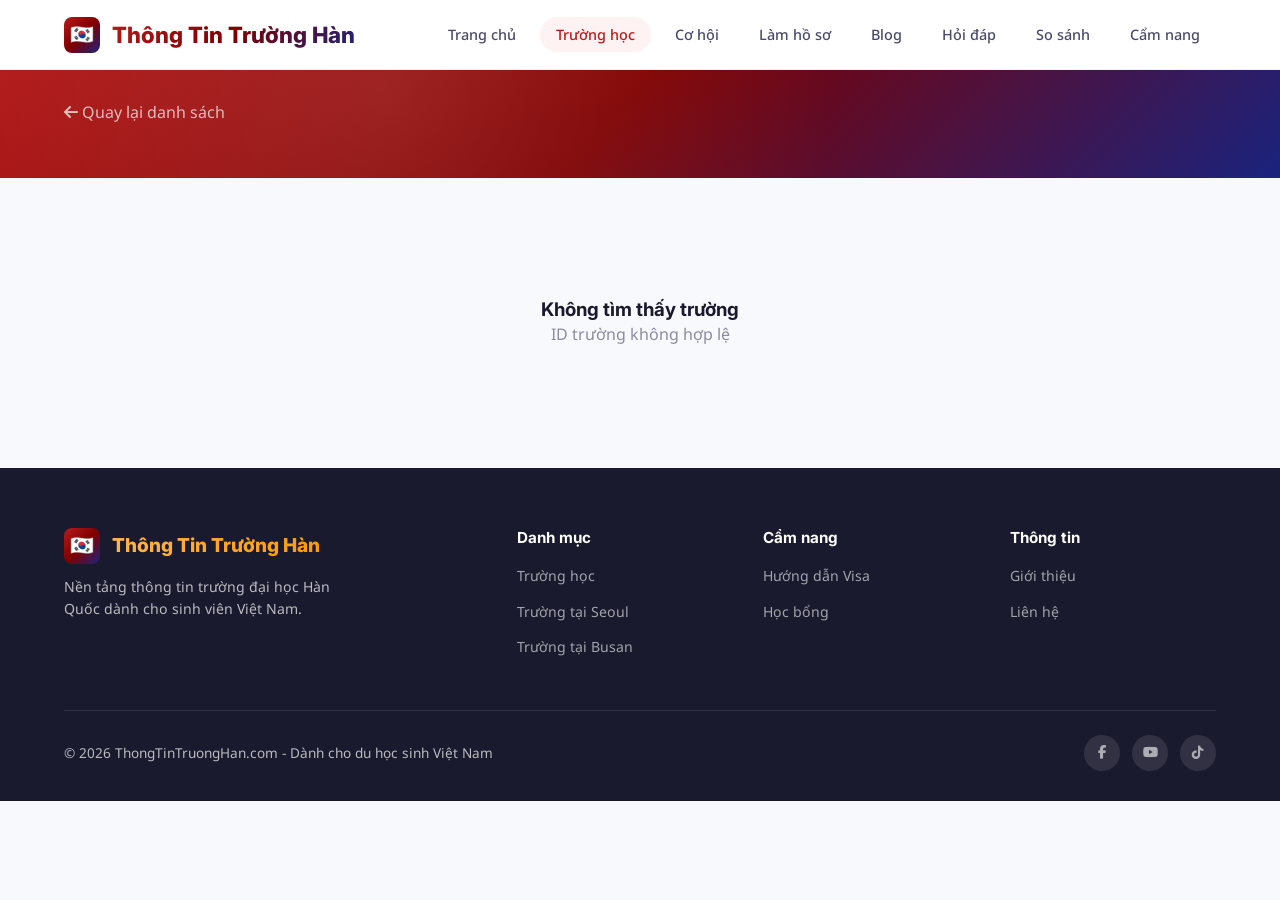
<file: chi-tiet-truong.html>
<!DOCTYPE html>
<html lang="vi">
<head>
    <meta charset="UTF-8">
    <meta name="viewport" content="width=device-width, initial-scale=1.0">
    
    <script async src="https://www.googletagmanager.com/gtag/js?id=G-XXXXXXXXXX"></script>
    <script>
      window.dataLayer = window.dataLayer || [];
      function gtag(){dataLayer.push(arguments);}
      gtag('js', new Date());
      gtag('config', 'G-XXXXXXXXXX');
    </script>

    <title id="detailTitle">Chi tiết trường - Thông Tin Trường Hàn</title>
    <meta name="description" id="detailDesc" content="Thông tin chi tiết về trường đại học Hàn Quốc: học phí, học bổng, yêu cầu đầu vào và đánh giá.">
    <meta name="robots" content="index, follow">
    <link rel="canonical" id="detailCanonical" href="https://hansarang.vercel.app/chi-tiet-truong.html">
    
    <meta property="og:type" content="website">
    <meta property="og:title" id="ogTitle" content="Chi tiết trường - Thông Tin Trường Hàn">
    <meta property="og:description" id="ogDesc" content="Thông tin chi tiết về trường đại học Hàn Quốc.">
    <meta property="og:locale" content="vi_VN">
    
    <meta name="twitter:card" content="summary_large_image">
    <meta name="twitter:title" id="twTitle" content="Chi tiết trường - Thông Tin Trường Hàn">
    <meta name="twitter:description" id="twDesc" content="Thông tin chi tiết về trường đại học Hàn Quốc.">
    
    <link rel="stylesheet" href="https://cdnjs.cloudflare.com/ajax/libs/font-awesome/6.5.1/css/all.min.css">
    <link rel="stylesheet" href="css/style.css">
</head>
<body>
    <nav class="navbar" id="navbar">
        <div class="container">
            <a href="index.html" class="nav-brand">
                <div class="brand-icon">🇰🇷</div>
                <span>Thông Tin Trường Hàn</span>
            </a>
            <button class="nav-toggle" id="navToggle" aria-label="Toggle menu">☰</button>
            <ul class="nav-links" id="navLinks">
                <li><a href="index.html">Trang chủ</a></li>
                <li><a href="truong-hoc.html" class="active">Trường học</a></li>
                <li><a href="cong-cu.html">Cơ hội</a></li>
                <li><a href="ho-so.html">Làm hồ sơ</a></li>
                <li><a href="blog.html">Blog</a></li>
                <li><a href="hoi-dap.html">Hỏi đáp</a></li>
                <li><a href="truong-hoc.html?compare=true">So sánh</a></li>
                <li><a href="cam-nang-du-hoc.html">Cẩm nang</a></li>
            </ul>
        </div>
    </nav>

    <section class="page-header" style="padding: 100px 0 40px;">
        <div class="container" style="text-align: left;">
            <a href="truong-hoc.html" style="color: rgba(255,255,255,0.7); margin-bottom: 12px; display: inline-block;">
                <i class="fas fa-arrow-left"></i> Quay lại danh sách
            </a>
        </div>
    </section>

    <section class="university-detail">
        <div class="container" id="detailContainer">
            <div class="loading">
                <div class="loading-spinner"></div>
            </div>
        </div>
    </section>

    <footer class="footer">
        <div class="container">
            <div class="footer-grid">
                <div class="footer-brand">
                    <div class="nav-brand">
                        <div class="brand-icon">🇰🇷</div>
                        <span>Thông Tin Trường Hàn</span>
                    </div>
                    <p>Nền tảng thông tin trường đại học Hàn Quốc dành cho sinh viên Việt Nam.</p>
                </div>
                <div>
                    <h4>Danh mục</h4>
                    <ul>
                        <li><a href="truong-hoc.html">Trường học</a></li>
                        <li><a href="truong-hoc.html?filter=seoul">Trường tại Seoul</a></li>
                        <li><a href="truong-hoc.html?filter=busan">Trường tại Busan</a></li>
                    </ul>
                </div>
                <div>
                    <h4>Cẩm nang</h4>
                    <ul>
                        <li><a href="cam-nang-du-hoc.html#visa">Hướng dẫn Visa</a></li>
                        <li><a href="cam-nang-du-hoc.html#hoc-bong">Học bổng</a></li>
                    </ul>
                </div>
                <div>
                    <h4>Thông tin</h4>
                    <ul>
                        <li><a href="#">Giới thiệu</a></li>
                        <li><a href="#">Liên hệ</a></li>
                    </ul>
                </div>
            </div>
            <div class="footer-bottom">
                <div>© 2026 ThongTinTruongHan.com - Dành cho du học sinh Việt Nam</div>
                <div class="footer-social">
                    <a href="#" aria-label="Facebook"><i class="fab fa-facebook-f"></i></a>
                    <a href="#" aria-label="YouTube"><i class="fab fa-youtube"></i></a>
                    <a href="#" aria-label="TikTok"><i class="fab fa-tiktok"></i></a>
                </div>
            </div>
        </div>
    </footer>

    <button class="back-to-top" id="backToTop" aria-label="Back to top">
        <i class="fas fa-arrow-up"></i>
    </button>

    <!-- Review Form Modal -->
    <div id="reviewForm" style="display:none; position:fixed; inset:0; background:rgba(0,0,0,0.5); z-index:2000; align-items:center; justify-content:center; backdrop-filter:blur(8px);" onclick="if(event.target===this)ReviewSystem.closeReviewForm()">
        <div style="background:var(--bg-primary); border-radius:var(--radius-xl); padding:32px; max-width:500px; width:90%;">
            <h3 style="margin-bottom:16px;">✍️ Viết đánh giá</h3>
            <div style="margin-bottom:16px; text-align:center;">
                <div id="starInput" style="display:flex; justify-content:center; gap:4px;"></div>
            </div>
            <input type="text" id="reviewerName" placeholder="Tên của bạn (để trống nếu ẩn danh)" style="width:100%; padding:10px 14px; border:2px solid var(--border); border-radius:var(--radius-md); font-family:inherit; margin-bottom:12px;">
            <textarea id="reviewComment" placeholder="Chia sẻ trải nghiệm của bạn về trường này..." style="width:100%; min-height:100px; padding:12px; border:2px solid var(--border); border-radius:var(--radius-md); font-family:inherit; margin-bottom:16px;"></textarea>
            <div style="display:flex; gap:8px; justify-content:flex-end;">
                <button class="btn btn-secondary btn-sm" onclick="ReviewSystem.closeReviewForm()">Hủy</button>
                <button class="btn btn-primary btn-sm" onclick="ReviewSystem.submitReview()">Gửi đánh giá</button>
            </div>
        </div>
    </div>

    <script src="js/university-data.js"></script>
    <script src="js/main.js"></script>
    <script src="js/features.js"></script>
</body>
</html>
</file>
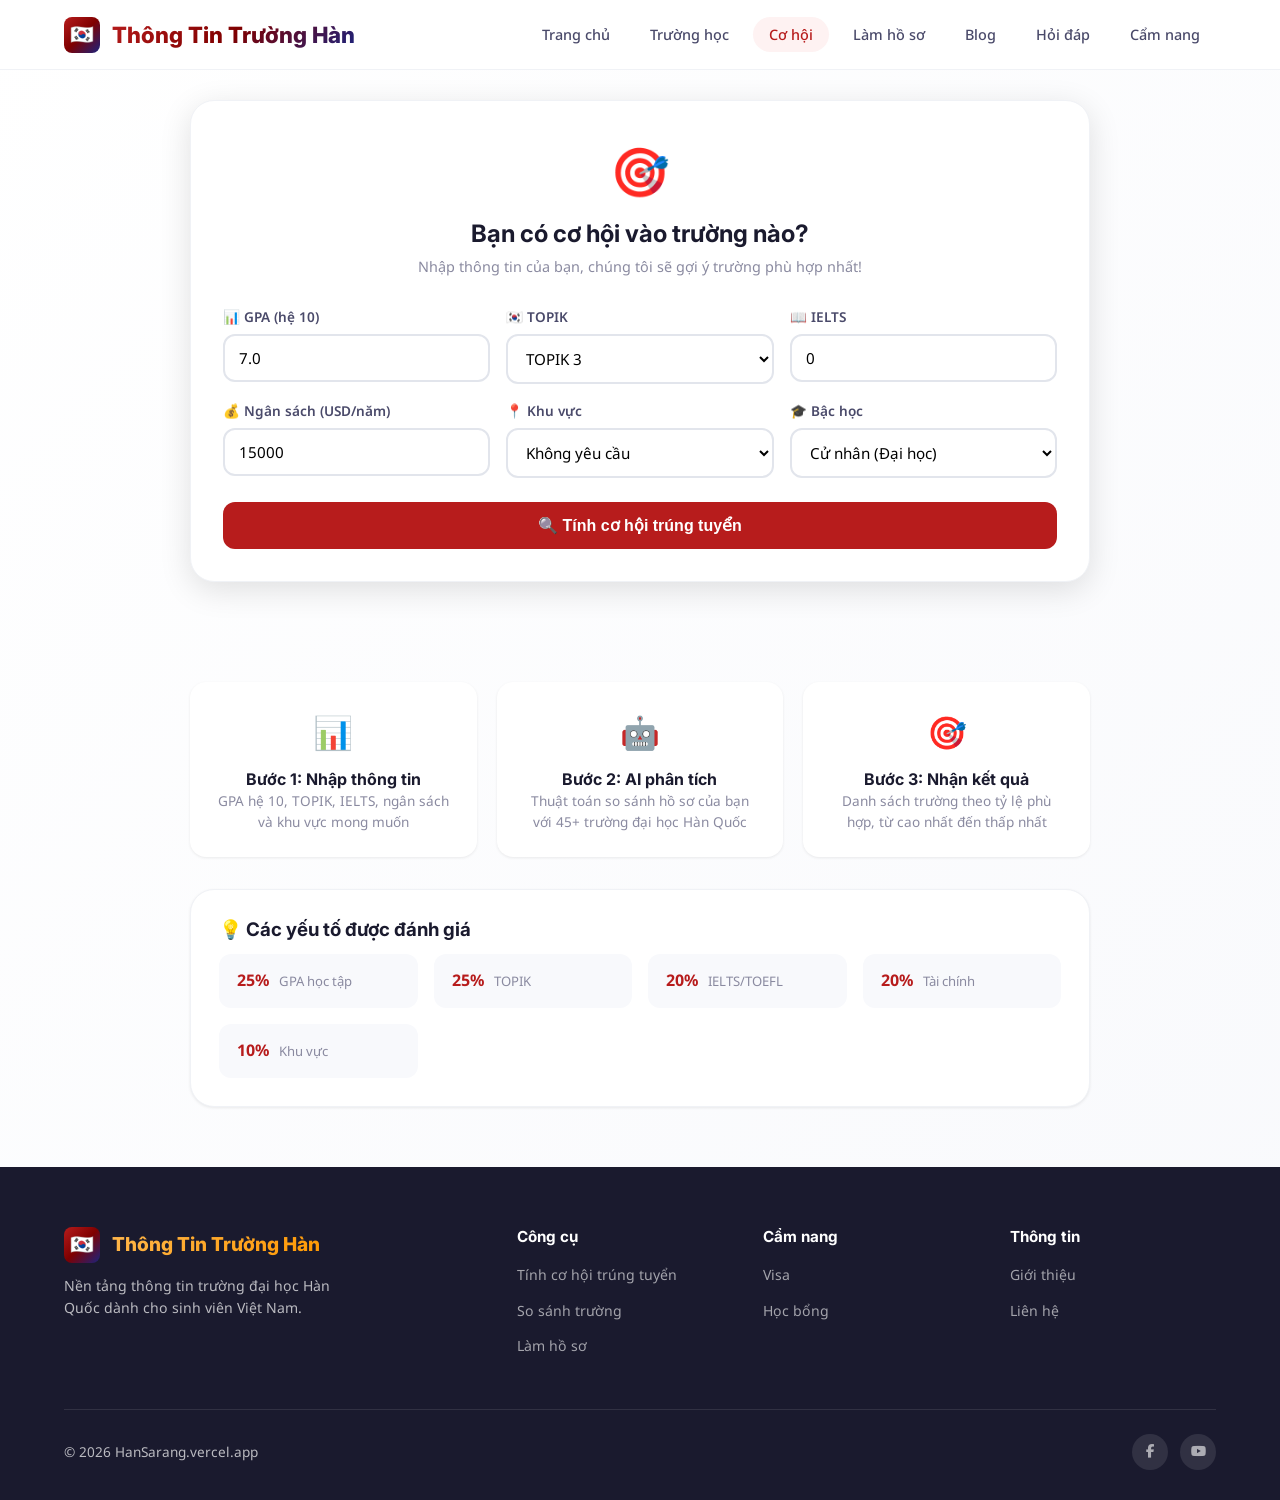
<file: cong-cu.html>
<!DOCTYPE html>
<html lang="vi">
<head>
    <meta charset="UTF-8">
    <meta name="viewport" content="width=device-width, initial-scale=1.0">
    <title>Công cụ tính cơ hội trúng tuyển - Thông Tin Trường Hàn</title>
    <meta name="description" content="Nhập GPA, TOPIK, IELTS và ngân sách để biết cơ hội vào các trường đại học Hàn Quốc. Công cụ gợi ý trường phù hợp miễn phí cho du học sinh Việt Nam.">
    <meta name="keywords" content="tính cơ hội du học Hàn Quốc, gợi ý trường Hàn Quốc, máy tính tỷ lệ đỗ visa Hàn Quốc, kiểm tra đầu vào đại học Hàn Quốc">
    <meta name="robots" content="index, follow">
    <link rel="canonical" href="https://hansarang.vercel.app/cong-cu.html">
    <meta property="og:type" content="website">
    <meta property="og:title" content="🎯 Công cụ tính cơ hội trúng tuyển - Thông Tin Trường Hàn">
    <meta property="og:description" content="Nhập GPA, TOPIK, IELTS, ngân sách → biết ngay cơ hội vào 45+ trường đại học Hàn Quốc!">
    <meta property="og:url" content="https://hansarang.vercel.app/cong-cu.html">
    <meta property="og:locale" content="vi_VN">
    <meta name="twitter:card" content="summary_large_image">
    <meta name="twitter:title" content="🎯 Công cụ tính cơ hội trúng tuyển đại học Hàn Quốc">
    <meta name="twitter:description" content="Nhập GPA, TOPIK, IELTS → biết ngay cơ hội vào 45+ trường Hàn Quốc!">
    <!-- Google tag (gtag.js) -->
    <script async src="https://www.googletagmanager.com/gtag/js?id=G-XXXXXXXXXX"></script>
    <script>
      window.dataLayer = window.dataLayer || [];
      function gtag(){dataLayer.push(arguments);}
      gtag('js', new Date());
      gtag('config', 'G-XXXXXXXXXX');
    </script>

    <link rel="stylesheet" href="https://cdnjs.cloudflare.com/ajax/libs/font-awesome/6.5.1/css/all.min.css">
    <link rel="stylesheet" href="css/style.css">
    <style>
        .tool-page { background: linear-gradient(135deg, var(--bg-primary) 0%, var(--bg-secondary) 100%); min-height: 100vh; }
        .result-card:hover { transform: translateY(-2px); box-shadow: var(--shadow-md) !important; }
        .form-group input:focus, .form-group select:focus { border-color: var(--primary) !important; outline: none; box-shadow: 0 0 0 3px var(--primary-light, rgba(74, 108, 247, 0.15)); }
        @keyframes spin { to { transform: rotate(360deg); } }
        @media (max-width:768px) {
            .tool-card { padding: 20px !important; }
            .result-card { padding: 14px !important; }
        }
    </style>
</head>
<body class="tool-page">
    <nav class="navbar" id="navbar">
        <div class="container">
            <a href="index.html" class="nav-brand"><div class="brand-icon">🇰🇷</div><span>Thông Tin Trường Hàn</span></a>
            <button class="nav-toggle" id="navToggle" aria-label="Toggle menu">☰</button>
            <ul class="nav-links" id="navLinks">
                <li><a href="index.html">Trang chủ</a></li>
                <li><a href="truong-hoc.html">Trường học</a></li>
                <li><a href="cong-cu.html" class="active">Cơ hội</a></li>
                <li><a href="ho-so.html">Làm hồ sơ</a></li>
                <li><a href="blog.html">Blog</a></li>
                <li><a href="hoi-dap.html">Hỏi đáp</a></li>
                <li><a href="cam-nang-du-hoc.html">Cẩm nang</a></li>
            </ul>
        </div>
    </nav>

    <section class="page-section" style="padding-top: calc(var(--nav-height) + 30px);">
        <div class="container">
            <div id="toolContainer">
                <div style="text-align:center; padding:60px 20px;">
                    <div style="font-size:2.5rem; margin-bottom:16px;">⏳</div>
                    <p style="color:var(--text-muted);">Đang tải công cụ...</p>
                </div>
            </div>
        </div>
    </section>

    <!-- How it works -->
    <section class="page-section" style="padding-top:0;">
        <div class="container">
            <div style="max-width:900px; margin:0 auto;">
                <div style="display:grid; grid-template-columns:repeat(auto-fit, minmax(250px, 1fr)); gap:20px; margin-top:40px;">
                    <div style="background:var(--bg-primary); border-radius:var(--radius-lg); padding:24px; text-align:center; box-shadow:var(--shadow-sm);">
                        <div style="font-size:2rem; margin-bottom:12px;">📊</div>
                        <h4>Bước 1: Nhập thông tin</h4>
                        <p style="font-size:0.85rem; color:var(--text-muted);">GPA hệ 10, TOPIK, IELTS, ngân sách và khu vực mong muốn</p>
                    </div>
                    <div style="background:var(--bg-primary); border-radius:var(--radius-lg); padding:24px; text-align:center; box-shadow:var(--shadow-sm);">
                        <div style="font-size:2rem; margin-bottom:12px;">🤖</div>
                        <h4>Bước 2: AI phân tích</h4>
                        <p style="font-size:0.85rem; color:var(--text-muted);">Thuật toán so sánh hồ sơ của bạn với 45+ trường đại học Hàn Quốc</p>
                    </div>
                    <div style="background:var(--bg-primary); border-radius:var(--radius-lg); padding:24px; text-align:center; box-shadow:var(--shadow-sm);">
                        <div style="font-size:2rem; margin-bottom:12px;">🎯</div>
                        <h4>Bước 3: Nhận kết quả</h4>
                        <p style="font-size:0.85rem; color:var(--text-muted);">Danh sách trường theo tỷ lệ phù hợp, từ cao nhất đến thấp nhất</p>
                    </div>
                </div>

                <div style="background:var(--bg-primary); border-radius:var(--radius-xl); padding:28px; margin-top:32px; box-shadow:var(--shadow-sm); border:1px solid var(--border-light);">
                    <h3 style="margin-bottom:12px;">💡 Các yếu tố được đánh giá</h3>
                    <div style="display:grid; grid-template-columns:repeat(auto-fit, minmax(180px, 1fr)); gap:16px;">
                        <div style="background:var(--bg-secondary); padding:14px 18px; border-radius:var(--radius-md);">
                            <span style="font-weight:700; color:var(--primary);">25%</span>
                            <span style="font-size:0.82rem; color:var(--text-muted); margin-left:6px;">GPA học tập</span>
                        </div>
                        <div style="background:var(--bg-secondary); padding:14px 18px; border-radius:var(--radius-md);">
                            <span style="font-weight:700; color:var(--primary);">25%</span>
                            <span style="font-size:0.82rem; color:var(--text-muted); margin-left:6px;">TOPIK</span>
                        </div>
                        <div style="background:var(--bg-secondary); padding:14px 18px; border-radius:var(--radius-md);">
                            <span style="font-weight:700; color:var(--primary);">20%</span>
                            <span style="font-size:0.82rem; color:var(--text-muted); margin-left:6px;">IELTS/TOEFL</span>
                        </div>
                        <div style="background:var(--bg-secondary); padding:14px 18px; border-radius:var(--radius-md);">
                            <span style="font-weight:700; color:var(--primary);">20%</span>
                            <span style="font-size:0.82rem; color:var(--text-muted); margin-left:6px;">Tài chính</span>
                        </div>
                        <div style="background:var(--bg-secondary); padding:14px 18px; border-radius:var(--radius-md);">
                            <span style="font-weight:700; color:var(--primary);">10%</span>
                            <span style="font-size:0.82rem; color:var(--text-muted); margin-left:6px;">Khu vực</span>
                        </div>
                    </div>
                </div>
            </div>
        </div>
    </section>

    <footer class="footer">
        <div class="container">
            <div class="footer-grid">
                <div class="footer-brand">
                    <div class="nav-brand"><div class="brand-icon">🇰🇷</div><span>Thông Tin Trường Hàn</span></div>
                    <p>Nền tảng thông tin trường đại học Hàn Quốc dành cho sinh viên Việt Nam.</p>
                </div>
                <div>
                    <h4>Công cụ</h4>
                    <ul><li><a href="cong-cu.html">Tính cơ hội trúng tuyển</a></li><li><a href="truong-hoc.html">So sánh trường</a></li><li><a href="ho-so.html">Làm hồ sơ</a></li></ul>
                </div>
                <div>
                    <h4>Cẩm nang</h4>
                    <ul><li><a href="cam-nang-du-hoc.html#visa">Visa</a></li><li><a href="cam-nang-du-hoc.html#hoc-bong">Học bổng</a></li></ul>
                </div>
                <div>
                    <h4>Thông tin</h4>
                    <ul><li><a href="#">Giới thiệu</a></li><li><a href="#">Liên hệ</a></li></ul>
                </div>
            </div>
            <div class="footer-bottom">
                <div>© 2026 HanSarang.vercel.app</div>
                <div class="footer-social">
                    <a href="#" aria-label="Facebook"><i class="fab fa-facebook-f"></i></a>
                    <a href="#" aria-label="YouTube"><i class="fab fa-youtube"></i></a>
                </div>
            </div>
        </div>
    </footer>

    <button class="back-to-top" id="backToTop" aria-label="Back to top"><i class="fas fa-arrow-up"></i></button>

    <script src="js/university-data.js"></script>
    <script src="js/main.js"></script>
    <script src="js/tool-admission.js"></script>
</body>
</html>
</file>
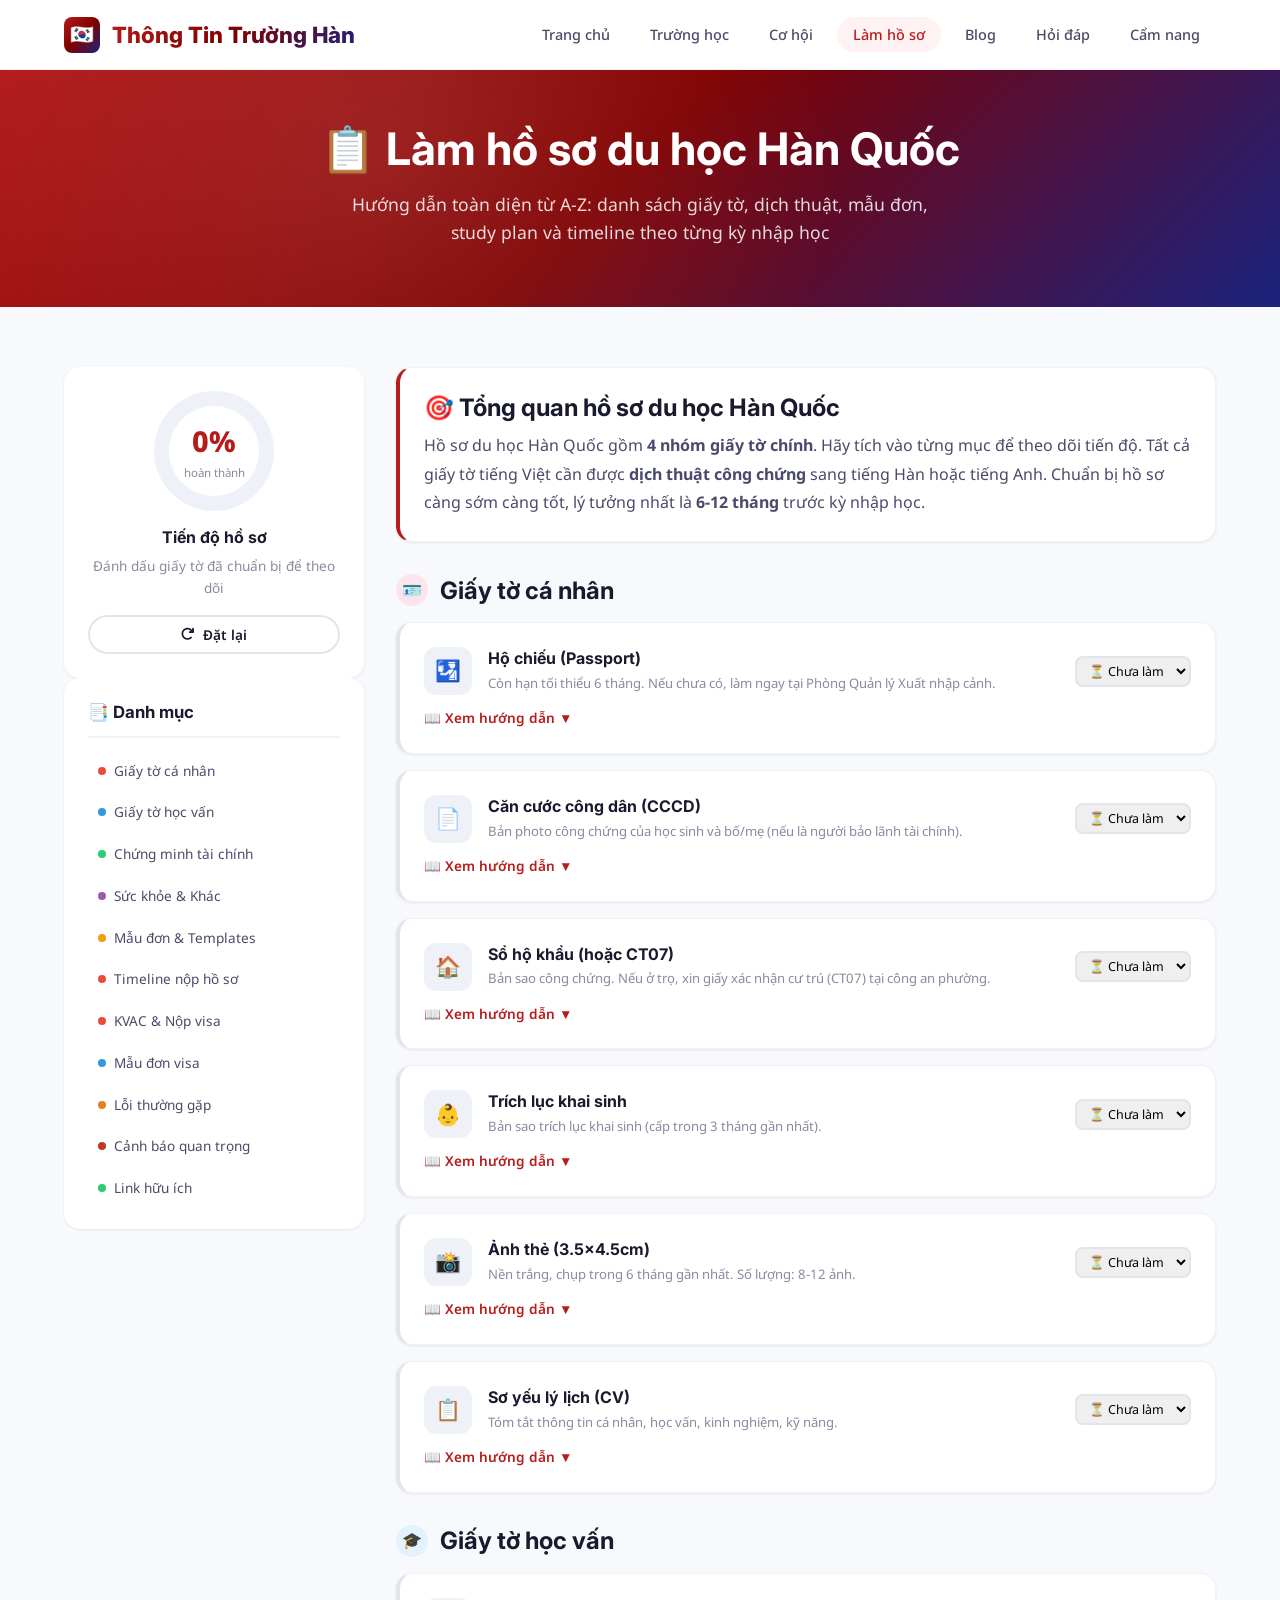
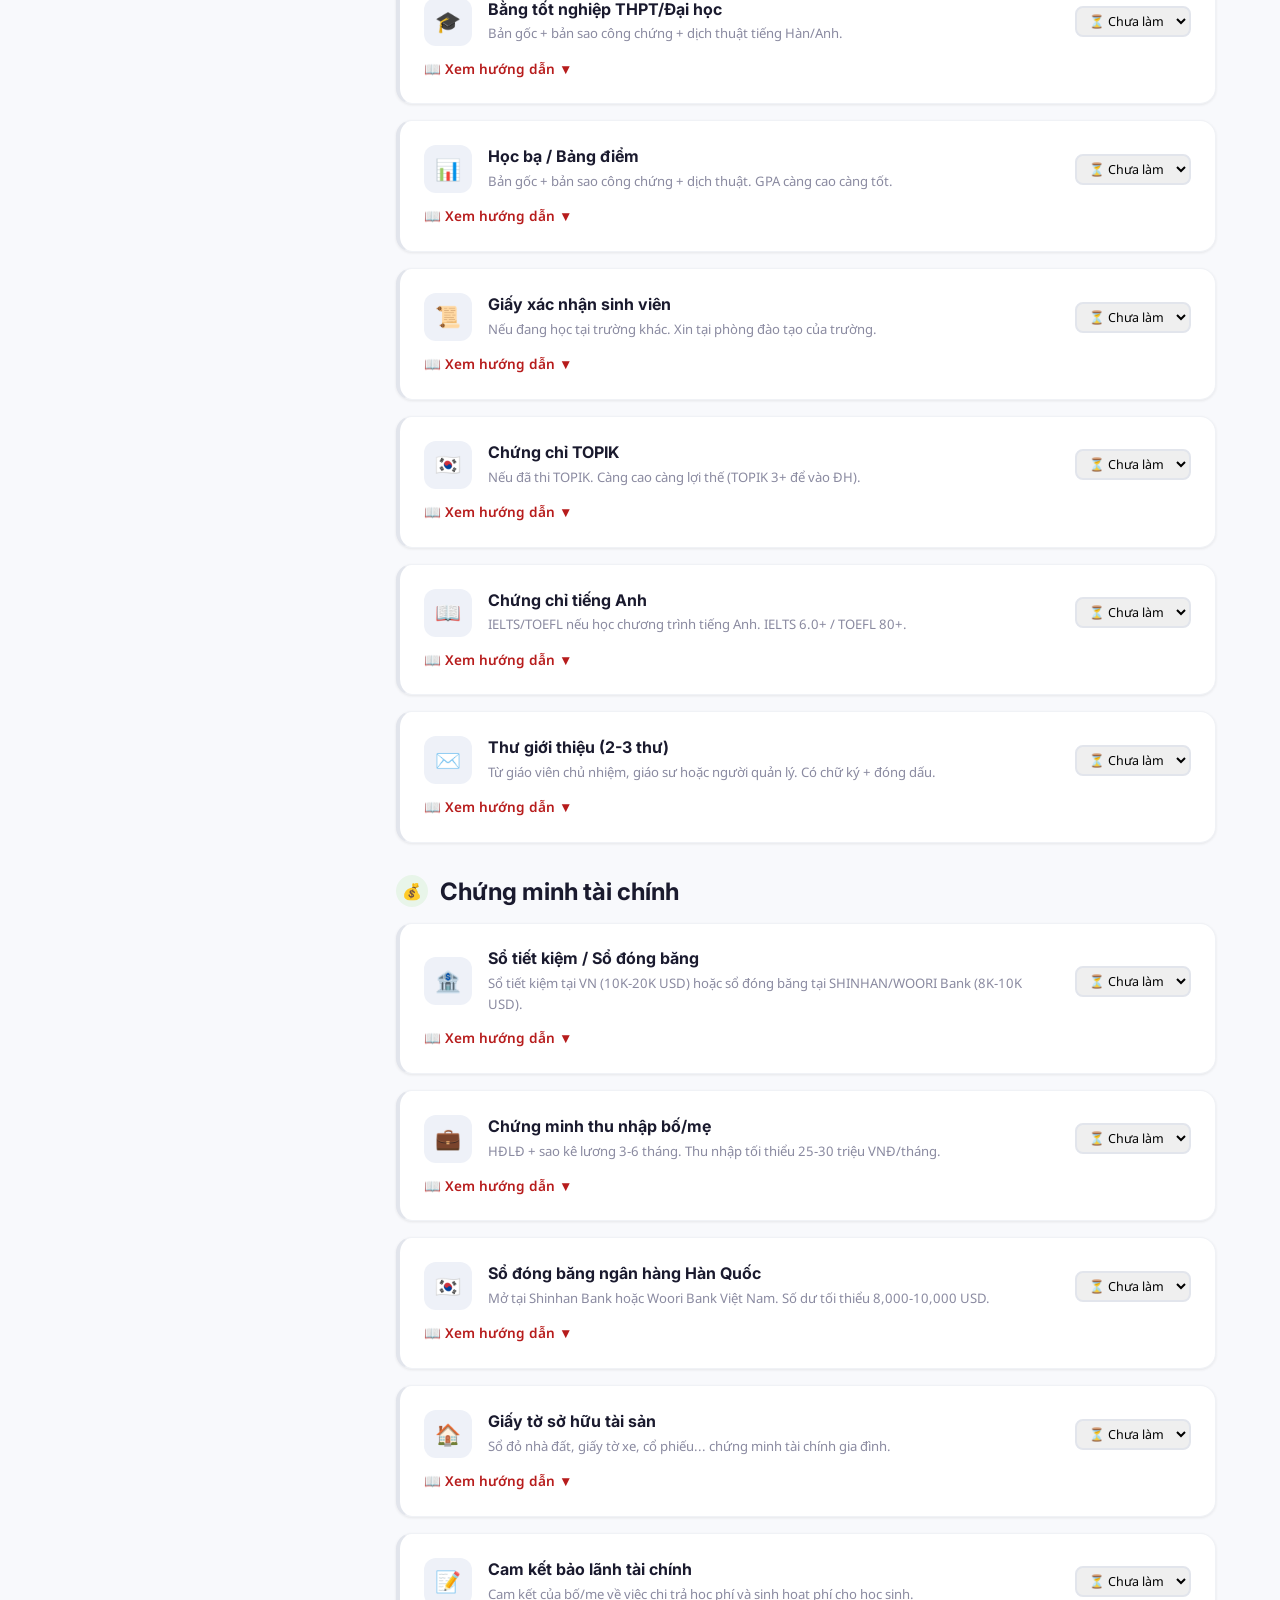
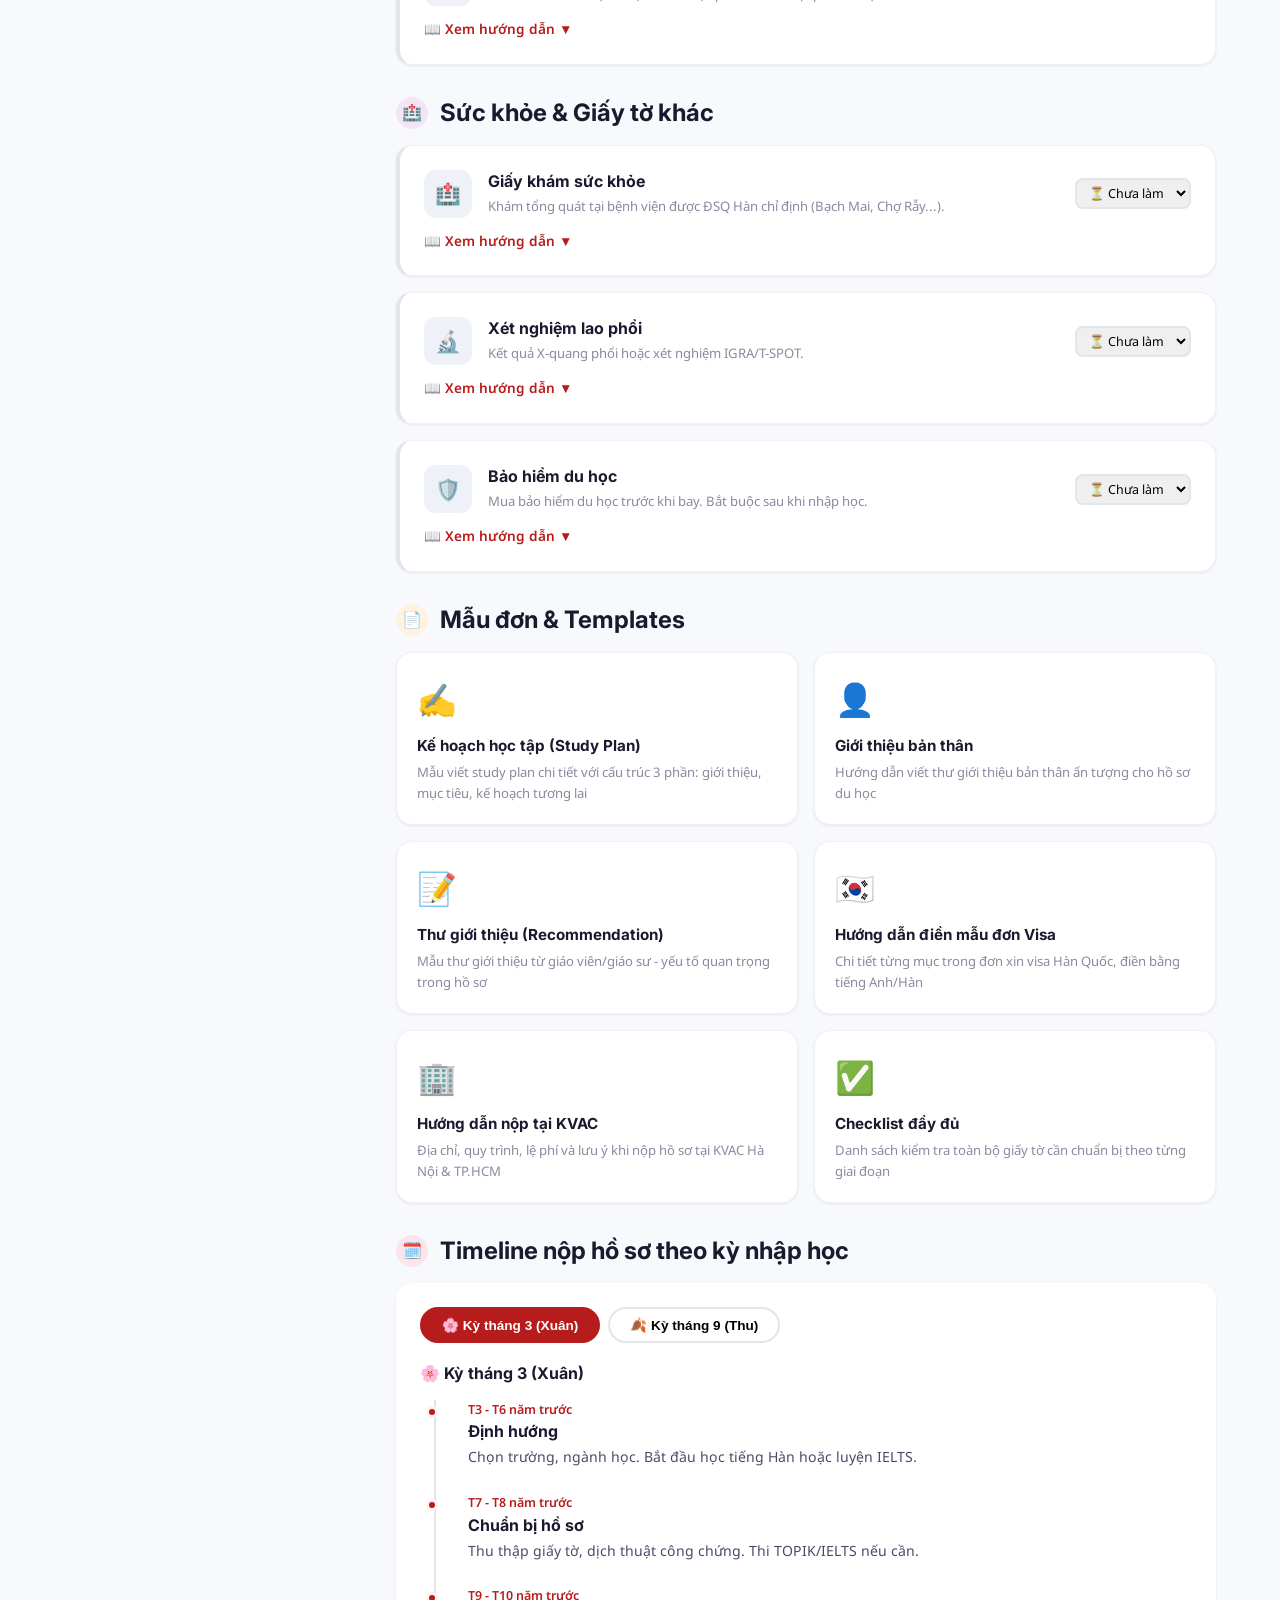
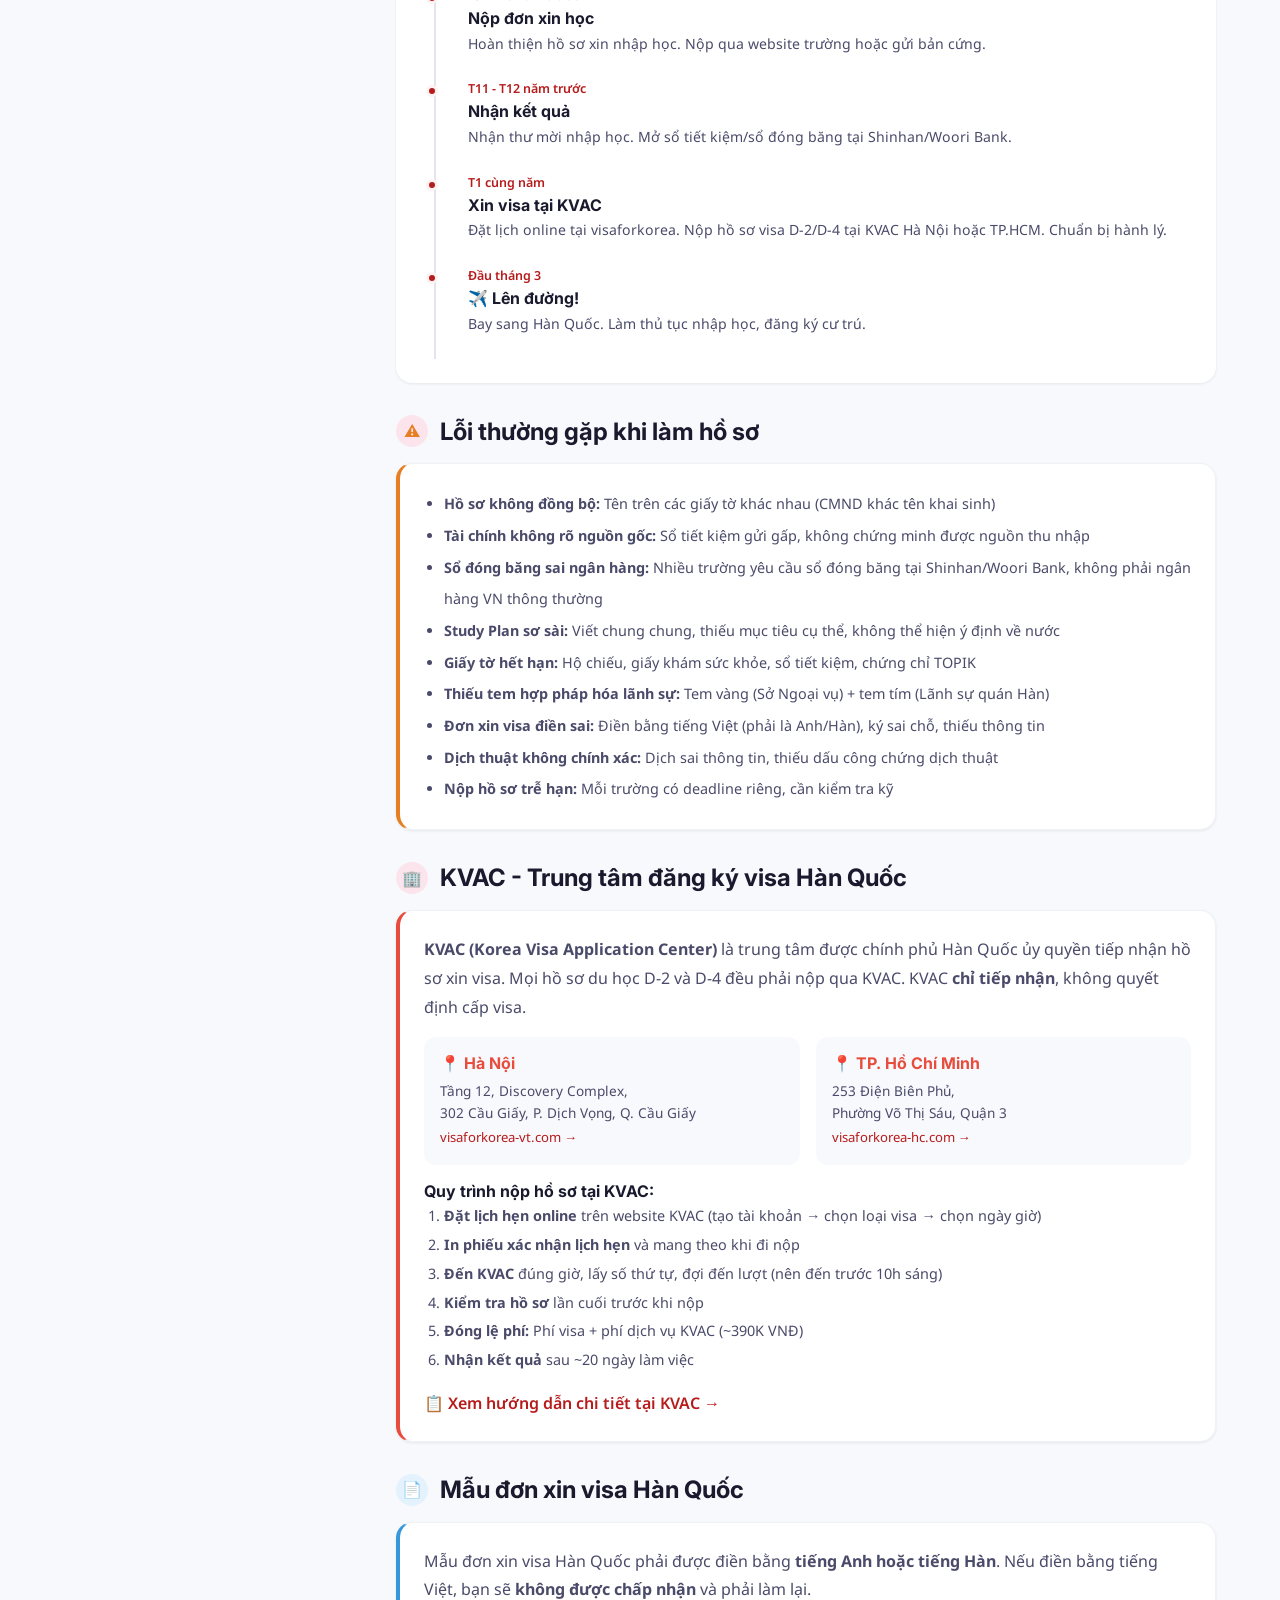
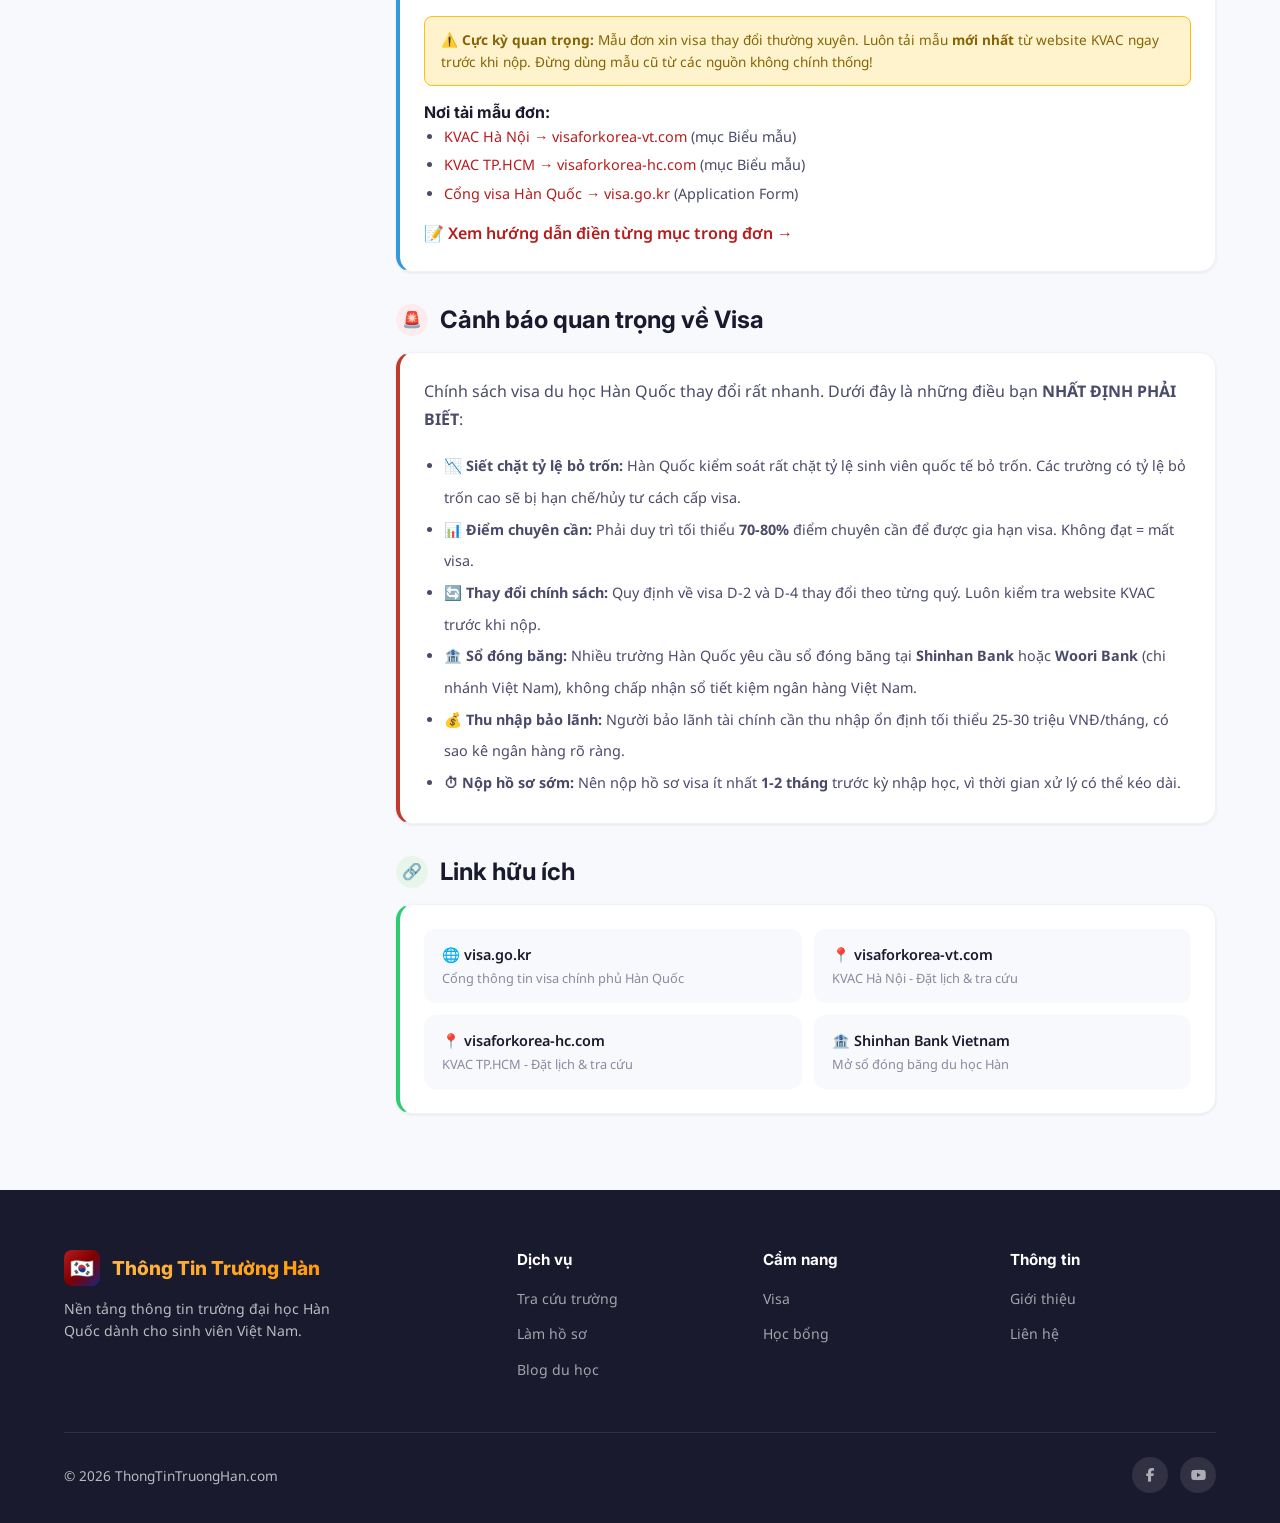
<file: ho-so.html>
<!DOCTYPE html>
<html lang="vi">
<head>
    <meta charset="UTF-8">
    <meta name="viewport" content="width=device-width, initial-scale=1.0">
    <title>Làm hồ sơ du học Hàn Quốc - Thông Tin Trường Hàn</title>
    <meta name="description" content="Hướng dẫn chi tiết làm hồ sơ du học Hàn Quốc: danh sách giấy tờ, dịch thuật công chứng, mẫu đơn, study plan, timeline theo kỳ nhập học.">
    <meta name="keywords" content="làm hồ sơ du học Hàn Quốc, giấy tờ du học Hàn Quốc, dịch thuật công chứng du học Hàn, study plan Hàn Quốc">
    <meta name="robots" content="index, follow">
    <link rel="canonical" href="https://hansarang.vercel.app/ho-so.html">
    <meta property="og:type" content="website">
    <meta property="og:title" content="Làm hồ sơ du học Hàn Quốc - Thông Tin Trường Hàn">
    <meta property="og:description" content="Hướng dẫn chi tiết làm hồ sơ du học Hàn Quốc: danh sách giấy tờ, dịch thuật, mẫu đơn, study plan, timeline.">
    <meta property="og:locale" content="vi_VN">
    <meta name="twitter:card" content="summary_large_image">
    <!-- Google tag (gtag.js) -->
    <script async src="https://www.googletagmanager.com/gtag/js?id=G-XXXXXXXXXX"></script>
    <script>
      window.dataLayer = window.dataLayer || [];
      function gtag(){dataLayer.push(arguments);}
      gtag('js', new Date());
      gtag('config', 'G-XXXXXXXXXX');
    </script>

    <link rel="stylesheet" href="https://cdnjs.cloudflare.com/ajax/libs/font-awesome/6.5.1/css/all.min.css">
    <link rel="stylesheet" href="css/style.css">
    <style>
        .dossier-sidebar { position: sticky; top: calc(var(--nav-height) + 24px); }
        .doc-card { background:var(--bg-primary); border-radius:var(--radius-lg); padding:24px; box-shadow:var(--shadow-sm); margin-bottom:16px; border:1px solid var(--border-light); transition:var(--transition); }
        .doc-card:hover { box-shadow:var(--shadow-md); }
        .doc-card.completed { border-left:4px solid #2ecc71; }
        .doc-card.in-progress { border-left:4px solid #f39c12; }
        .doc-card.pending { border-left:4px solid var(--border); }
        .doc-header { display:flex; align-items:center; gap:16px; margin-bottom:12px; }
        .doc-icon { width:48px; height:48px; border-radius:var(--radius-md); display:flex; align-items:center; justify-content:center; font-size:1.3rem; flex-shrink:0; }
        .doc-info { flex:1; }
        .doc-info h4 { font-size:1rem; margin-bottom:4px; }
        .doc-info p { font-size:0.82rem; color:var(--text-muted); }
        .doc-status { font-size:0.78rem; font-weight:600; padding:4px 10px; border-radius:var(--radius-full); }
        .status-done { background:#d4edda; color:#155724; }
        .status-progress { background:#fff3cd; color:#856404; }
        .status-todo { background:var(--bg-secondary); color:var(--text-muted); }
        .doc-detail { font-size:0.88rem; color:var(--text-secondary); line-height:1.7; padding-top:12px; border-top:1px solid var(--border-light); display:none; }
        .doc-card.expanded .doc-detail { display:block; }
        .doc-toggle { cursor:pointer; color:var(--primary); font-weight:600; font-size:0.85rem; }
        .progress-ring { width:120px; height:120px; border-radius:50%; background:conic-gradient(var(--primary) var(--progress,0%), var(--bg-tertiary) 0); display:flex; align-items:center; justify-content:center; margin:0 auto 16px; position:relative; }
        .progress-ring-inner { width:90px; height:90px; border-radius:50%; background:var(--bg-primary); display:flex; flex-direction:column; align-items:center; justify-content:center; }
        .progress-ring-number { font-size:1.8rem; font-weight:800; color:var(--primary); }
        .progress-ring-label { font-size:0.72rem; color:var(--text-muted); }
        .timeline-card { background:var(--bg-primary); border-radius:var(--radius-lg); padding:24px; box-shadow:var(--shadow-sm); }
        .semester-tabs { display:flex; gap:8px; margin-bottom:20px; }
        .semester-tab { padding:8px 20px; border-radius:var(--radius-full); font-weight:600; font-size:0.85rem; cursor:pointer; transition:var(--transition); border:2px solid var(--border); background:var(--bg-primary); }
        .semester-tab.active { background:var(--primary); color:white; border-color:var(--primary); }
        .templates-grid { display:grid; grid-template-columns:repeat(auto-fill, minmax(280px, 1fr)); gap:16px; }
        .template-card { background:var(--bg-primary); border-radius:var(--radius-lg); padding:20px; box-shadow:var(--shadow-sm); border:1px solid var(--border-light); cursor:pointer; transition:var(--transition); }
        .template-card:hover { transform:translateY(-4px); box-shadow:var(--shadow-md); border-color:var(--primary); }
        .template-icon { font-size:2rem; margin-bottom:12px; }
        .template-card h4 { font-size:0.95rem; margin-bottom:6px; }
        .template-card p { font-size:0.82rem; color:var(--text-muted); }
        @media (max-width:768px) { .ho-so-grid { grid-template-columns:1fr!important; } }
    </style>
</head>
<body>
    <nav class="navbar" id="navbar">
        <div class="container">
            <a href="index.html" class="nav-brand"><div class="brand-icon">🇰🇷</div><span>Thông Tin Trường Hàn</span></a>
            <button class="nav-toggle" id="navToggle" aria-label="Toggle menu">☰</button>
            <ul class="nav-links" id="navLinks">
                <li><a href="index.html">Trang chủ</a></li>
                <li><a href="truong-hoc.html">Trường học</a></li>
                <li><a href="cong-cu.html">Cơ hội</a></li>
                <li><a href="ho-so.html" class="active">Làm hồ sơ</a></li>
                <li><a href="blog.html">Blog</a></li>
                <li><a href="hoi-dap.html">Hỏi đáp</a></li>
                <li><a href="cam-nang-du-hoc.html">Cẩm nang</a></li>
            </ul>
        </div>
    </nav>

    <section class="page-header">
        <div class="container">
            <h1>📋 Làm hồ sơ du học Hàn Quốc</h1>
            <p>Hướng dẫn toàn diện từ A-Z: danh sách giấy tờ, dịch thuật, mẫu đơn, study plan và timeline theo từng kỳ nhập học</p>
        </div>
    </section>

    <section class="page-section">
        <div class="container">
            <div style="display:grid; grid-template-columns:300px 1fr; gap:32px; align-items:start;">
                <!-- Sidebar -->
                <div class="dossier-sidebar">
                    <div class="sidebar-card" style="text-align:center;">
                        <div class="progress-ring" id="progressRing" style="--progress:0%">
                            <div class="progress-ring-inner">
                                <span class="progress-ring-number" id="progressNumber">0%</span>
                                <span class="progress-ring-label">hoàn thành</span>
                            </div>
                        </div>
                        <h4 style="margin-bottom:8px;">Tiến độ hồ sơ</h4>
                        <p style="font-size:0.85rem; color:var(--text-muted); margin-bottom:16px;">Đánh dấu giấy tờ đã chuẩn bị để theo dõi</p>
                        <button onclick="DossierApp.resetProgress()" class="btn btn-sm btn-secondary" style="width:100%; justify-content:center;">
                            <i class="fas fa-redo"></i> Đặt lại
                        </button>
                    </div>
                    <div class="sidebar-card">
                        <h3>📑 Danh mục</h3>
                        <div style="display:flex; flex-direction:column; gap:8px; font-size:0.85rem;">
                            <a href="#giay-to-ca-nhan" style="display:flex; align-items:center; gap:8px; padding:6px 10px; border-radius:var(--radius-sm); color:var(--text-secondary);">
                                <span style="width:8px; height:8px; border-radius:50%; background:#e74c3c;"></span> Giấy tờ cá nhân
                            </a>
                            <a href="#giay-to-hoc-van" style="display:flex; align-items:center; gap:8px; padding:6px 10px; border-radius:var(--radius-sm); color:var(--text-secondary);">
                                <span style="width:8px; height:8px; border-radius:50%; background:#3498db;"></span> Giấy tờ học vấn
                            </a>
                            <a href="#giay-to-tai-chinh" style="display:flex; align-items:center; gap:8px; padding:6px 10px; border-radius:var(--radius-sm); color:var(--text-secondary);">
                                <span style="width:8px; height:8px; border-radius:50%; background:#2ecc71;"></span> Chứng minh tài chính
                            </a>
                            <a href="#giay-to-suc-khoe" style="display:flex; align-items:center; gap:8px; padding:6px 10px; border-radius:var(--radius-sm); color:var(--text-secondary);">
                                <span style="width:8px; height:8px; border-radius:50%; background:#9b59b6;"></span> Sức khỏe & Khác
                            </a>
                            <a href="#mau-don" style="display:flex; align-items:center; gap:8px; padding:6px 10px; border-radius:var(--radius-sm); color:var(--text-secondary);">
                                <span style="width:8px; height:8px; border-radius:50%; background:#f39c12;"></span> Mẫu đơn & Templates
                            </a>
                            <a href="#timeline" style="display:flex; align-items:center; gap:8px; padding:6px 10px; border-radius:var(--radius-sm); color:var(--text-secondary);">
                                <span style="width:8px; height:8px; border-radius:50%; background:#e74c3c;"></span> Timeline nộp hồ sơ
                            </a>
                            <a href="#kvac" style="display:flex; align-items:center; gap:8px; padding:6px 10px; border-radius:var(--radius-sm); color:var(--text-secondary);">
                                <span style="width:8px; height:8px; border-radius:50%; background:#e74c3c;"></span> KVAC & Nộp visa
                            </a>
                            <a href="#visa-form" style="display:flex; align-items:center; gap:8px; padding:6px 10px; border-radius:var(--radius-sm); color:var(--text-secondary);">
                                <span style="width:8px; height:8px; border-radius:50%; background:#3498db;"></span> Mẫu đơn visa
                            </a>
                            <a href="#loi-thuong-gap" style="display:flex; align-items:center; gap:8px; padding:6px 10px; border-radius:var(--radius-sm); color:var(--text-secondary);">
                                <span style="width:8px; height:8px; border-radius:50%; background:#e67e22;"></span> Lỗi thường gặp
                            </a>
                            <a href="#canh-bao" style="display:flex; align-items:center; gap:8px; padding:6px 10px; border-radius:var(--radius-sm); color:var(--text-secondary);">
                                <span style="width:8px; height:8px; border-radius:50%; background:#c0392b;"></span> Cảnh báo quan trọng
                            </a>
                            <a href="#links" style="display:flex; align-items:center; gap:8px; padding:6px 10px; border-radius:var(--radius-sm); color:var(--text-secondary);">
                                <span style="width:8px; height:8px; border-radius:50%; background:#2ecc71;"></span> Link hữu ích
                            </a>
                        </div>
                    </div>
                </div>

                <!-- Main Content -->
                <div>
                    <!-- Tổng quan -->
                    <div class="doc-card" style="border-left:4px solid var(--primary);">
                        <h2 style="margin-bottom:8px;">🎯 Tổng quan hồ sơ du học Hàn Quốc</h2>
                        <p style="color:var(--text-secondary); line-height:1.8;">Hồ sơ du học Hàn Quốc gồm <strong>4 nhóm giấy tờ chính</strong>. Hãy tích vào từng mục để theo dõi tiến độ. Tất cả giấy tờ tiếng Việt cần được <strong>dịch thuật công chứng</strong> sang tiếng Hàn hoặc tiếng Anh. Chuẩn bị hồ sơ càng sớm càng tốt, lý tưởng nhất là <strong>6-12 tháng</strong> trước kỳ nhập học.</p>
                    </div>

                    <!-- 1. Giấy tờ cá nhân -->
                    <h2 id="giay-to-ca-nhan" style="margin:32px 0 16px; display:flex; align-items:center; gap:12px;">
                        <span style="width:32px; height:32px; border-radius:50%; background:#fce4ec; display:flex; align-items:center; justify-content:center; color:#c62828; font-size:1rem;">🪪</span>
                        Giấy tờ cá nhân
                    </h2>
                    <div id="dossier-personal"></div>

                    <!-- 2. Giấy tờ học vấn -->
                    <h2 id="giay-to-hoc-van" style="margin:32px 0 16px; display:flex; align-items:center; gap:12px;">
                        <span style="width:32px; height:32px; border-radius:50%; background:#e3f2fd; display:flex; align-items:center; justify-content:center; color:#1565c0; font-size:1rem;">🎓</span>
                        Giấy tờ học vấn
                    </h2>
                    <div id="dossier-education"></div>

                    <!-- 3. Chứng minh tài chính -->
                    <h2 id="giay-to-tai-chinh" style="margin:32px 0 16px; display:flex; align-items:center; gap:12px;">
                        <span style="width:32px; height:32px; border-radius:50%; background:#e8f5e9; display:flex; align-items:center; justify-content:center; color:#2e7d32; font-size:1rem;">💰</span>
                        Chứng minh tài chính
                    </h2>
                    <div id="dossier-finance"></div>

                    <!-- 4. Sức khỏe & Khác -->
                    <h2 id="giay-to-suc-khoe" style="margin:32px 0 16px; display:flex; align-items:center; gap:12px;">
                        <span style="width:32px; height:32px; border-radius:50%; background:#f3e5f5; display:flex; align-items:center; justify-content:center; color:#6a1b9a; font-size:1rem;">🏥</span>
                        Sức khỏe & Giấy tờ khác
                    </h2>
                    <div id="dossier-health"></div>

                    <!-- Mẫu đơn & Templates -->
                    <h2 id="mau-don" style="margin:32px 0 16px; display:flex; align-items:center; gap:12px;">
                        <span style="width:32px; height:32px; border-radius:50%; background:#fff3e0; display:flex; align-items:center; justify-content:center; color:#e65100; font-size:1rem;">📄</span>
                        Mẫu đơn & Templates
                    </h2>
                    <div class="templates-grid" id="templatesGrid">
                        <div class="template-card" onclick="DossierApp.showTemplate('study-plan')">
                            <div class="template-icon">✍️</div>
                            <h4>Kế hoạch học tập (Study Plan)</h4>
                            <p>Mẫu viết study plan chi tiết với cấu trúc 3 phần: giới thiệu, mục tiêu, kế hoạch tương lai</p>
                        </div>
                        <div class="template-card" onclick="DossierApp.showTemplate('self-intro')">
                            <div class="template-icon">👤</div>
                            <h4>Giới thiệu bản thân</h4>
                            <p>Hướng dẫn viết thư giới thiệu bản thân ấn tượng cho hồ sơ du học</p>
                        </div>
                        <div class="template-card" onclick="DossierApp.showTemplate('rec-letter')">
                            <div class="template-icon">📝</div>
                            <h4>Thư giới thiệu (Recommendation)</h4>
                            <p>Mẫu thư giới thiệu từ giáo viên/giáo sư - yếu tố quan trọng trong hồ sơ</p>
                        </div>
                        <div class="template-card" onclick="DossierApp.showTemplate('visa-application')">
                            <div class="template-icon">🇰🇷</div>
                            <h4>Hướng dẫn điền mẫu đơn Visa</h4>
                            <p>Chi tiết từng mục trong đơn xin visa Hàn Quốc, điền bằng tiếng Anh/Hàn</p>
                        </div>
                        <div class="template-card" onclick="DossierApp.showTemplate('kvac-guide')">
                            <div class="template-icon">🏢</div>
                            <h4>Hướng dẫn nộp tại KVAC</h4>
                            <p>Địa chỉ, quy trình, lệ phí và lưu ý khi nộp hồ sơ tại KVAC Hà Nội & TP.HCM</p>
                        </div>
                        <div class="template-card" onclick="DossierApp.showTemplate('checklist')">
                            <div class="template-icon">✅</div>
                            <h4>Checklist đầy đủ</h4>
                            <p>Danh sách kiểm tra toàn bộ giấy tờ cần chuẩn bị theo từng giai đoạn</p>
                        </div>
                    </div>

                    <!-- Timeline -->
                    <h2 id="timeline" style="margin:32px 0 16px; display:flex; align-items:center; gap:12px;">
                        <span style="width:32px; height:32px; border-radius:50%; background:#fce4ec; display:flex; align-items:center; justify-content:center; color:#c62828; font-size:1rem;">🗓️</span>
                        Timeline nộp hồ sơ theo kỳ nhập học
                    </h2>
                    <div class="timeline-card">
                        <div class="semester-tabs">
                            <button class="semester-tab active" onclick="DossierApp.switchSemester('spring', this)">🌸 Kỳ tháng 3 (Xuân)</button>
                            <button class="semester-tab" onclick="DossierApp.switchSemester('fall', this)">🍂 Kỳ tháng 9 (Thu)</button>
                        </div>
                        <div id="timelineContent"></div>
                    </div>

                    <!-- Lỗi thường gặp -->
                    <h2 id="loi-thuong-gap" style="margin:32px 0 16px; display:flex; align-items:center; gap:12px;">
                        <span style="width:32px; height:32px; border-radius:50%; background:#fce4ec; display:flex; align-items:center; justify-content:center; color:#e67e22; font-size:1rem;">⚠️</span>
                        Lỗi thường gặp khi làm hồ sơ
                    </h2>
                    <div class="doc-card" style="border-left:4px solid #e67e22;">
                        <ul style="padding-left:20px; color:var(--text-secondary); line-height:2.2; font-size:0.9rem;">
                            <li><strong>Hồ sơ không đồng bộ:</strong> Tên trên các giấy tờ khác nhau (CMND khác tên khai sinh)</li>
                            <li><strong>Tài chính không rõ nguồn gốc:</strong> Sổ tiết kiệm gửi gấp, không chứng minh được nguồn thu nhập</li>
                            <li><strong>Sổ đóng băng sai ngân hàng:</strong> Nhiều trường yêu cầu sổ đóng băng tại Shinhan/Woori Bank, không phải ngân hàng VN thông thường</li>
                            <li><strong>Study Plan sơ sài:</strong> Viết chung chung, thiếu mục tiêu cụ thể, không thể hiện ý định về nước</li>
                            <li><strong>Giấy tờ hết hạn:</strong> Hộ chiếu, giấy khám sức khỏe, sổ tiết kiệm, chứng chỉ TOPIK</li>
                            <li><strong>Thiếu tem hợp pháp hóa lãnh sự:</strong> Tem vàng (Sở Ngoại vụ) + tem tím (Lãnh sự quán Hàn)</li>
                            <li><strong>Đơn xin visa điền sai:</strong> Điền bằng tiếng Việt (phải là Anh/Hàn), ký sai chỗ, thiếu thông tin</li>
                            <li><strong>Dịch thuật không chính xác:</strong> Dịch sai thông tin, thiếu dấu công chứng dịch thuật</li>
                            <li><strong>Nộp hồ sơ trễ hạn:</strong> Mỗi trường có deadline riêng, cần kiểm tra kỹ</li>
                        </ul>
                    </div>

                    <!-- KVAC Section -->
                    <h2 id="kvac" style="margin:32px 0 16px; display:flex; align-items:center; gap:12px;">
                        <span style="width:32px; height:32px; border-radius:50%; background:#fce4ec; display:flex; align-items:center; justify-content:center; color:#c62828; font-size:1rem;">🏢</span>
                        KVAC - Trung tâm đăng ký visa Hàn Quốc
                    </h2>
                    <div class="doc-card" style="border-left:4px solid #e74c3c;">
                        <p style="color:var(--text-secondary); line-height:1.8; margin-bottom:16px;">
                            <strong>KVAC (Korea Visa Application Center)</strong> là trung tâm được chính phủ Hàn Quốc ủy quyền tiếp nhận hồ sơ xin visa. 
                            Mọi hồ sơ du học D-2 và D-4 đều phải nộp qua KVAC. KVAC <strong>chỉ tiếp nhận</strong>, không quyết định cấp visa.
                        </p>
                        
                        <div style="display:grid; grid-template-columns:1fr 1fr; gap:16px; margin-bottom:16px;">
                            <div style="background:var(--bg-secondary); padding:16px; border-radius:var(--radius-md);">
                                <h4 style="color:#e74c3c; margin-bottom:6px;">📍 Hà Nội</h4>
                                <p style="font-size:0.85rem; color:var(--text-secondary);">Tầng 12, Discovery Complex,<br>302 Cầu Giấy, P. Dịch Vọng, Q. Cầu Giấy</p>
                                <a href="https://www.visaforkorea-vt.com/" target="_blank" style="font-size:0.82rem; color:var(--primary);">visaforkorea-vt.com →</a>
                            </div>
                            <div style="background:var(--bg-secondary); padding:16px; border-radius:var(--radius-md);">
                                <h4 style="color:#e74c3c; margin-bottom:6px;">📍 TP. Hồ Chí Minh</h4>
                                <p style="font-size:0.85rem; color:var(--text-secondary);">253 Điện Biên Phủ,<br>Phường Võ Thị Sáu, Quận 3</p>
                                <a href="https://www.visaforkorea-hc.com/" target="_blank" style="font-size:0.82rem; color:var(--primary);">visaforkorea-hc.com →</a>
                            </div>
                        </div>

                        <h4>Quy trình nộp hồ sơ tại KVAC:</h4>
                        <ol style="padding-left:20px; color:var(--text-secondary); line-height:2; font-size:0.9rem; margin-bottom:16px;">
                            <li><strong>Đặt lịch hẹn online</strong> trên website KVAC (tạo tài khoản → chọn loại visa → chọn ngày giờ)</li>
                            <li><strong>In phiếu xác nhận lịch hẹn</strong> và mang theo khi đi nộp</li>
                            <li><strong>Đến KVAC</strong> đúng giờ, lấy số thứ tự, đợi đến lượt (nên đến trước 10h sáng)</li>
                            <li><strong>Kiểm tra hồ sơ</strong> lần cuối trước khi nộp</li>
                            <li><strong>Đóng lệ phí:</strong> Phí visa + phí dịch vụ KVAC (~390K VNĐ)</li>
                            <li><strong>Nhận kết quả</strong> sau ~20 ngày làm việc</li>
                        </ol>

                        <a href="#" onclick="DossierApp.showTemplate('kvac-guide'); return false;" style="color:var(--primary); font-weight:600;">📋 Xem hướng dẫn chi tiết tại KVAC →</a>
                    </div>

                    <!-- Mẫu đơn visa -->
                    <h2 id="visa-form" style="margin:32px 0 16px; display:flex; align-items:center; gap:12px;">
                        <span style="width:32px; height:32px; border-radius:50%; background:#e3f2fd; display:flex; align-items:center; justify-content:center; color:#1565c0; font-size:1rem;">📄</span>
                        Mẫu đơn xin visa Hàn Quốc
                    </h2>
                    <div class="doc-card" style="border-left:4px solid #3498db;">
                        <p style="color:var(--text-secondary); line-height:1.8; margin-bottom:12px;">
                            Mẫu đơn xin visa Hàn Quốc phải được điền bằng <strong>tiếng Anh hoặc tiếng Hàn</strong>. 
                            Nếu điền bằng tiếng Việt, bạn sẽ <strong>không được chấp nhận</strong> và phải làm lại.
                        </p>
                        
                        <div style="background:#fff3cd; border:1px solid #ffc107; padding:12px 16px; border-radius:var(--radius-sm); margin-bottom:16px; font-size:0.85rem; color:#856404;">
                            <strong>⚠️ Cực kỳ quan trọng:</strong> Mẫu đơn xin visa thay đổi thường xuyên. 
                            Luôn tải mẫu <strong>mới nhất</strong> từ website KVAC ngay trước khi nộp. Đừng dùng mẫu cũ từ các nguồn không chính thống!
                        </div>

                        <h4>Nơi tải mẫu đơn:</h4>
                        <ul style="padding-left:20px; color:var(--text-secondary); line-height:2; font-size:0.9rem;">
                            <li><a href="https://www.visaforkorea-vt.com/" target="_blank" style="color:var(--primary);">KVAC Hà Nội → visaforkorea-vt.com</a> (mục Biểu mẫu)</li>
                            <li><a href="https://www.visaforkorea-hc.com/" target="_blank" style="color:var(--primary);">KVAC TP.HCM → visaforkorea-hc.com</a> (mục Biểu mẫu)</li>
                            <li><a href="https://www.visa.go.kr/" target="_blank" style="color:var(--primary);">Cổng visa Hàn Quốc → visa.go.kr</a> (Application Form)</li>
                        </ul>

                        <a href="#" onclick="DossierApp.showTemplate('visa-application'); return false;" style="display:inline-block; margin-top:12px; color:var(--primary); font-weight:600;">📝 Xem hướng dẫn điền từng mục trong đơn →</a>
                    </div>

                    <!-- Cảnh báo quan trọng -->
                    <h2 id="canh-bao" style="margin:32px 0 16px; display:flex; align-items:center; gap:12px;">
                        <span style="width:32px; height:32px; border-radius:50%; background:#ffebee; display:flex; align-items:center; justify-content:center; color:#c0392b; font-size:1rem;">🚨</span>
                        Cảnh báo quan trọng về Visa
                    </h2>
                    <div class="doc-card" style="border-left:4px solid #c0392b;">
                        <p style="color:var(--text-secondary); line-height:1.8; margin-bottom:16px;">
                            Chính sách visa du học Hàn Quốc thay đổi rất nhanh. Dưới đây là những điều bạn <strong>NHẤT ĐỊNH PHẢI BIẾT</strong>:
                        </p>
                        <ul style="padding-left:20px; color:var(--text-secondary); line-height:2.2; font-size:0.9rem;">
                            <li><strong>📉 Siết chặt tỷ lệ bỏ trốn:</strong> Hàn Quốc kiểm soát rất chặt tỷ lệ sinh viên quốc tế bỏ trốn. Các trường có tỷ lệ bỏ trốn cao sẽ bị hạn chế/hủy tư cách cấp visa.</li>
                            <li><strong>📊 Điểm chuyên cần:</strong> Phải duy trì tối thiểu <strong>70-80%</strong> điểm chuyên cần để được gia hạn visa. Không đạt = mất visa.</li>
                            <li><strong>🔄 Thay đổi chính sách:</strong> Quy định về visa D-2 và D-4 thay đổi theo từng quý. Luôn kiểm tra website KVAC trước khi nộp.</li>
                            <li><strong>🏦 Sổ đóng băng:</strong> Nhiều trường Hàn Quốc yêu cầu sổ đóng băng tại <strong>Shinhan Bank</strong> hoặc <strong>Woori Bank</strong> (chi nhánh Việt Nam), không chấp nhận sổ tiết kiệm ngân hàng Việt Nam.</li>
                            <li><strong>💰 Thu nhập bảo lãnh:</strong> Người bảo lãnh tài chính cần thu nhập ổn định tối thiểu 25-30 triệu VNĐ/tháng, có sao kê ngân hàng rõ ràng.</li>
                            <li><strong>⏱ Nộp hồ sơ sớm:</strong> Nên nộp hồ sơ visa ít nhất <strong>1-2 tháng</strong> trước kỳ nhập học, vì thời gian xử lý có thể kéo dài.</li>
                        </ul>
                    </div>

                    <!-- Links hữu ích -->
                    <h2 id="links" style="margin:32px 0 16px; display:flex; align-items:center; gap:12px;">
                        <span style="width:32px; height:32px; border-radius:50%; background:#e8f5e9; display:flex; align-items:center; justify-content:center; color:#2e7d32; font-size:1rem;">🔗</span>
                        Link hữu ích
                    </h2>
                    <div class="doc-card" style="border-left:4px solid #2ecc71;">
                        <div style="display:grid; grid-template-columns:repeat(auto-fill, minmax(250px, 1fr)); gap:12px;">
                            <a href="https://www.visa.go.kr/" target="_blank" style="display:block; background:var(--bg-secondary); padding:14px 18px; border-radius:var(--radius-md); color:var(--text-primary); font-weight:600; font-size:0.9rem;">
                                🌐 visa.go.kr<br><span style="font-weight:400; font-size:0.8rem; color:var(--text-muted);">Cổng thông tin visa chính phủ Hàn Quốc</span>
                            </a>
                            <a href="https://www.visaforkorea-vt.com/" target="_blank" style="display:block; background:var(--bg-secondary); padding:14px 18px; border-radius:var(--radius-md); color:var(--text-primary); font-weight:600; font-size:0.9rem;">
                                📍 visaforkorea-vt.com<br><span style="font-weight:400; font-size:0.8rem; color:var(--text-muted);">KVAC Hà Nội - Đặt lịch & tra cứu</span>
                            </a>
                            <a href="https://www.visaforkorea-hc.com/" target="_blank" style="display:block; background:var(--bg-secondary); padding:14px 18px; border-radius:var(--radius-md); color:var(--text-primary); font-weight:600; font-size:0.9rem;">
                                📍 visaforkorea-hc.com<br><span style="font-weight:400; font-size:0.8rem; color:var(--text-muted);">KVAC TP.HCM - Đặt lịch & tra cứu</span>
                            </a>
                            <a href="https://www.shinhan.com.vn/" target="_blank" style="display:block; background:var(--bg-secondary); padding:14px 18px; border-radius:var(--radius-md); color:var(--text-primary); font-weight:600; font-size:0.9rem;">
                                🏦 Shinhan Bank Vietnam<br><span style="font-weight:400; font-size:0.8rem; color:var(--text-muted);">Mở sổ đóng băng du học Hàn</span>
                            </a>
                        </div>
                    </div>
                </div>
            </div>
        </div>
    </section>

    <!-- Template Modal -->
    <div id="templateModal" style="display:none; position:fixed; inset:0; background:rgba(0,0,0,0.6); z-index:2000; align-items:center; justify-content:center; backdrop-filter:blur(8px);" onclick="if(event.target===this)DossierApp.closeTemplate()">
        <div style="background:var(--bg-primary); border-radius:var(--radius-xl); padding:32px; max-width:700px; width:90%; max-height:85vh; overflow-y:auto;">
            <div style="display:flex; justify-content:space-between; align-items:center; margin-bottom:20px;">
                <h3 id="templateTitle">Mẫu Study Plan</h3>
                <button onclick="DossierApp.closeTemplate()" style="background:none; border:none; font-size:1.5rem; cursor:pointer; color:var(--text-muted);">✕</button>
            </div>
            <div id="templateContent" style="line-height:1.8; font-size:0.9rem; color:var(--text-secondary);"></div>
        </div>
    </div>

    <footer class="footer">
        <div class="container">
            <div class="footer-grid">
                <div class="footer-brand">
                    <div class="nav-brand"><div class="brand-icon">🇰🇷</div><span>Thông Tin Trường Hàn</span></div>
                    <p>Nền tảng thông tin trường đại học Hàn Quốc dành cho sinh viên Việt Nam.</p>
                </div>
                <div>
                    <h4>Dịch vụ</h4>
                    <ul><li><a href="truong-hoc.html">Tra cứu trường</a></li><li><a href="ho-so.html">Làm hồ sơ</a></li><li><a href="blog.html">Blog du học</a></li></ul>
                </div>
                <div>
                    <h4>Cẩm nang</h4>
                    <ul><li><a href="cam-nang-du-hoc.html#visa">Visa</a></li><li><a href="cam-nang-du-hoc.html#hoc-bong">Học bổng</a></li></ul>
                </div>
                <div>
                    <h4>Thông tin</h4>
                    <ul><li><a href="#">Giới thiệu</a></li><li><a href="#">Liên hệ</a></li></ul>
                </div>
            </div>
            <div class="footer-bottom">
                <div>© 2026 ThongTinTruongHan.com</div>
                <div class="footer-social">
                    <a href="#" aria-label="Facebook"><i class="fab fa-facebook-f"></i></a>
                    <a href="#" aria-label="YouTube"><i class="fab fa-youtube"></i></a>
                </div>
            </div>
        </div>
    </footer>

    <button class="back-to-top" id="backToTop" aria-label="Back to top"><i class="fas fa-arrow-up"></i></button>

    <script src="js/university-data.js"></script>
    <script src="js/main.js"></script>
    <script src="js/dossier.js"></script>
</body>
</html>
</file>
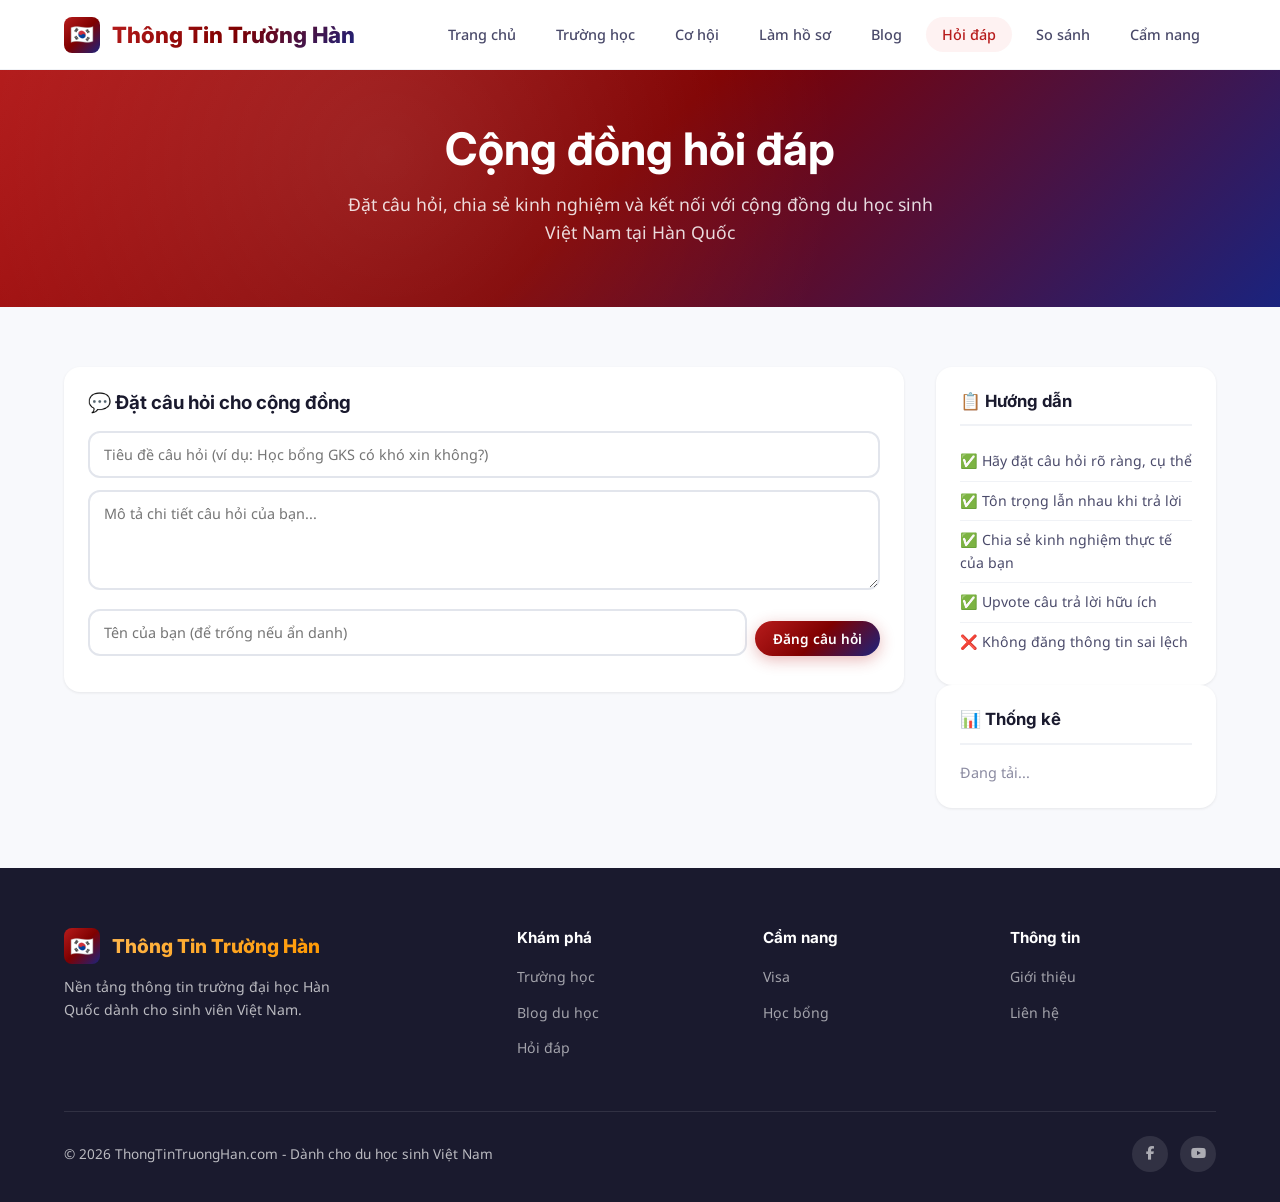
<file: hoi-dap.html>
<!DOCTYPE html>
<html lang="vi">
<head>
    <meta charset="UTF-8">
    <meta name="viewport" content="width=device-width, initial-scale=1.0">
    
    <script async src="https://www.googletagmanager.com/gtag/js?id=G-XXXXXXXXXX"></script>
    <script>
      window.dataLayer = window.dataLayer || [];
      function gtag(){dataLayer.push(arguments);}
      gtag('js', new Date());
      gtag('config', 'G-XXXXXXXXXX');
    </script>

    <title>Hỏi đáp du học Hàn Quốc - Thông Tin Trường Hàn</title>
    <meta name="description" content="Cộng đồng hỏi đáp về du học Hàn Quốc. Đặt câu hỏi và chia sẻ kinh nghiệm với các du học sinh Việt Nam.">
    <meta name="keywords" content="hỏi đáp du học Hàn Quốc, forum du học Hàn Quốc, cộng đồng du học sinh Việt Nam tại Hàn Quốc">
    <meta name="robots" content="index, follow">
    <link rel="canonical" href="https://hansarang.vercel.app/hoi-dap.html">
    
    <meta property="og:type" content="website">
    <meta property="og:title" content="Hỏi đáp du học Hàn Quốc - Thông Tin Trường Hàn">
    <meta property="og:description" content="Cộng đồng hỏi đáp về du học Hàn Quốc.">
    <meta property="og:url" content="https://hansarang.vercel.app/hoi-dap.html">
    <meta property="og:locale" content="vi_VN">
    
    <meta name="twitter:card" content="summary_large_image">
    <meta name="twitter:title" content="Hỏi đáp du học Hàn Quốc - Thông Tin Trường Hàn">
    
    <link rel="stylesheet" href="https://cdnjs.cloudflare.com/ajax/libs/font-awesome/6.5.1/css/all.min.css">
    <link rel="stylesheet" href="css/style.css">
</head>
<body>
    <nav class="navbar" id="navbar">
        <div class="container">
            <a href="index.html" class="nav-brand"><div class="brand-icon">🇰🇷</div><span>Thông Tin Trường Hàn</span></a>
            <button class="nav-toggle" id="navToggle" aria-label="Toggle menu">☰</button>
            <ul class="nav-links" id="navLinks">
                <li><a href="index.html">Trang chủ</a></li>
                <li><a href="truong-hoc.html">Trường học</a></li>
                <li><a href="cong-cu.html">Cơ hội</a></li>
                <li><a href="ho-so.html">Làm hồ sơ</a></li>
                <li><a href="blog.html">Blog</a></li>
                <li><a href="hoi-dap.html" class="active">Hỏi đáp</a></li>
                <li><a href="truong-hoc.html?compare=true">So sánh</a></li>
                <li><a href="cam-nang-du-hoc.html">Cẩm nang</a></li>
            </ul>
        </div>
    </nav>

    <section class="page-header">
        <div class="container">
            <h1>Cộng đồng hỏi đáp</h1>
            <p>Đặt câu hỏi, chia sẻ kinh nghiệm và kết nối với cộng đồng du học sinh Việt Nam tại Hàn Quốc</p>
        </div>
    </section>

    <section class="page-section">
        <div class="container">
            <div class="qa-page-layout">
                <div>
                    <!-- Ask Form -->
                    <div class="qa-ask-form" id="qaAskForm">
                        <h3>💬 Đặt câu hỏi cho cộng đồng</h3>
                        <input type="text" id="qaQuestionTitle" placeholder="Tiêu đề câu hỏi (ví dụ: Học bổng GKS có khó xin không?)">
                        <textarea id="qaQuestionContent" placeholder="Mô tả chi tiết câu hỏi của bạn..." style="width:100%; min-height:100px; padding:12px 14px; border:2px solid var(--border); border-radius:var(--radius-md); font-family:inherit; margin-bottom:12px;"></textarea>
                        <div style="display:flex; gap:8px; align-items:center;">
                            <input type="text" id="qaQuestionName" placeholder="Tên của bạn (để trống nếu ẩn danh)" style="flex:1;">
                            <button class="btn btn-primary btn-sm" onclick="QAApp.submitQuestion()">Đăng câu hỏi</button>
                        </div>
                    </div>

                    <!-- Question List -->
                    <div id="qaList">
                        <!-- Rendered by JS -->
                    </div>

                    <!-- Detail View (hidden by default) -->
                    <div id="qaDetail" style="display:none;">
                        <!-- Rendered by JS -->
                    </div>
                </div>

                <!-- Sidebar -->
                <div>
                    <div class="sidebar-card">
                        <h3>📋 Hướng dẫn</h3>
                        <ul style="list-style:none; padding:0; font-size:0.88rem; color:var(--text-secondary);">
                            <li style="padding:8px 0; border-bottom:1px solid var(--border-light);">✅ Hãy đặt câu hỏi rõ ràng, cụ thể</li>
                            <li style="padding:8px 0; border-bottom:1px solid var(--border-light);">✅ Tôn trọng lẫn nhau khi trả lời</li>
                            <li style="padding:8px 0; border-bottom:1px solid var(--border-light);">✅ Chia sẻ kinh nghiệm thực tế của bạn</li>
                            <li style="padding:8px 0; border-bottom:1px solid var(--border-light);">✅ Upvote câu trả lời hữu ích</li>
                            <li style="padding:8px 0;">❌ Không đăng thông tin sai lệch</li>
                        </ul>
                    </div>
                    <div class="sidebar-card">
                        <h3>📊 Thống kê</h3>
                        <div id="qaStats">
                            <p style="font-size:0.9rem; color:var(--text-muted);">Đang tải...</p>
                        </div>
                    </div>
                </div>
            </div>
        </div>
    </section>

    <footer class="footer">
        <div class="container">
            <div class="footer-grid">
                <div class="footer-brand">
                    <div class="nav-brand"><div class="brand-icon">🇰🇷</div><span>Thông Tin Trường Hàn</span></div>
                    <p>Nền tảng thông tin trường đại học Hàn Quốc dành cho sinh viên Việt Nam.</p>
                </div>
                <div>
                    <h4>Khám phá</h4>
                    <ul><li><a href="truong-hoc.html">Trường học</a></li><li><a href="blog.html">Blog du học</a></li><li><a href="hoi-dap.html">Hỏi đáp</a></li></ul>
                </div>
                <div>
                    <h4>Cẩm nang</h4>
                    <ul><li><a href="cam-nang-du-hoc.html#visa">Visa</a></li><li><a href="cam-nang-du-hoc.html#hoc-bong">Học bổng</a></li></ul>
                </div>
                <div>
                    <h4>Thông tin</h4>
                    <ul><li><a href="#">Giới thiệu</a></li><li><a href="#">Liên hệ</a></li></ul>
                </div>
            </div>
            <div class="footer-bottom">
                <div>© 2026 ThongTinTruongHan.com - Dành cho du học sinh Việt Nam</div>
                <div class="footer-social">
                    <a href="#" aria-label="Facebook"><i class="fab fa-facebook-f"></i></a>
                    <a href="#" aria-label="YouTube"><i class="fab fa-youtube"></i></a>
                </div>
            </div>
        </div>
    </footer>

    <button class="back-to-top" id="backToTop" aria-label="Back to top"><i class="fas fa-arrow-up"></i></button>

    <script src="js/university-data.js"></script>
    <script src="js/main.js"></script>
    <script src="js/features.js"></script>
</body>
</html>
</file>
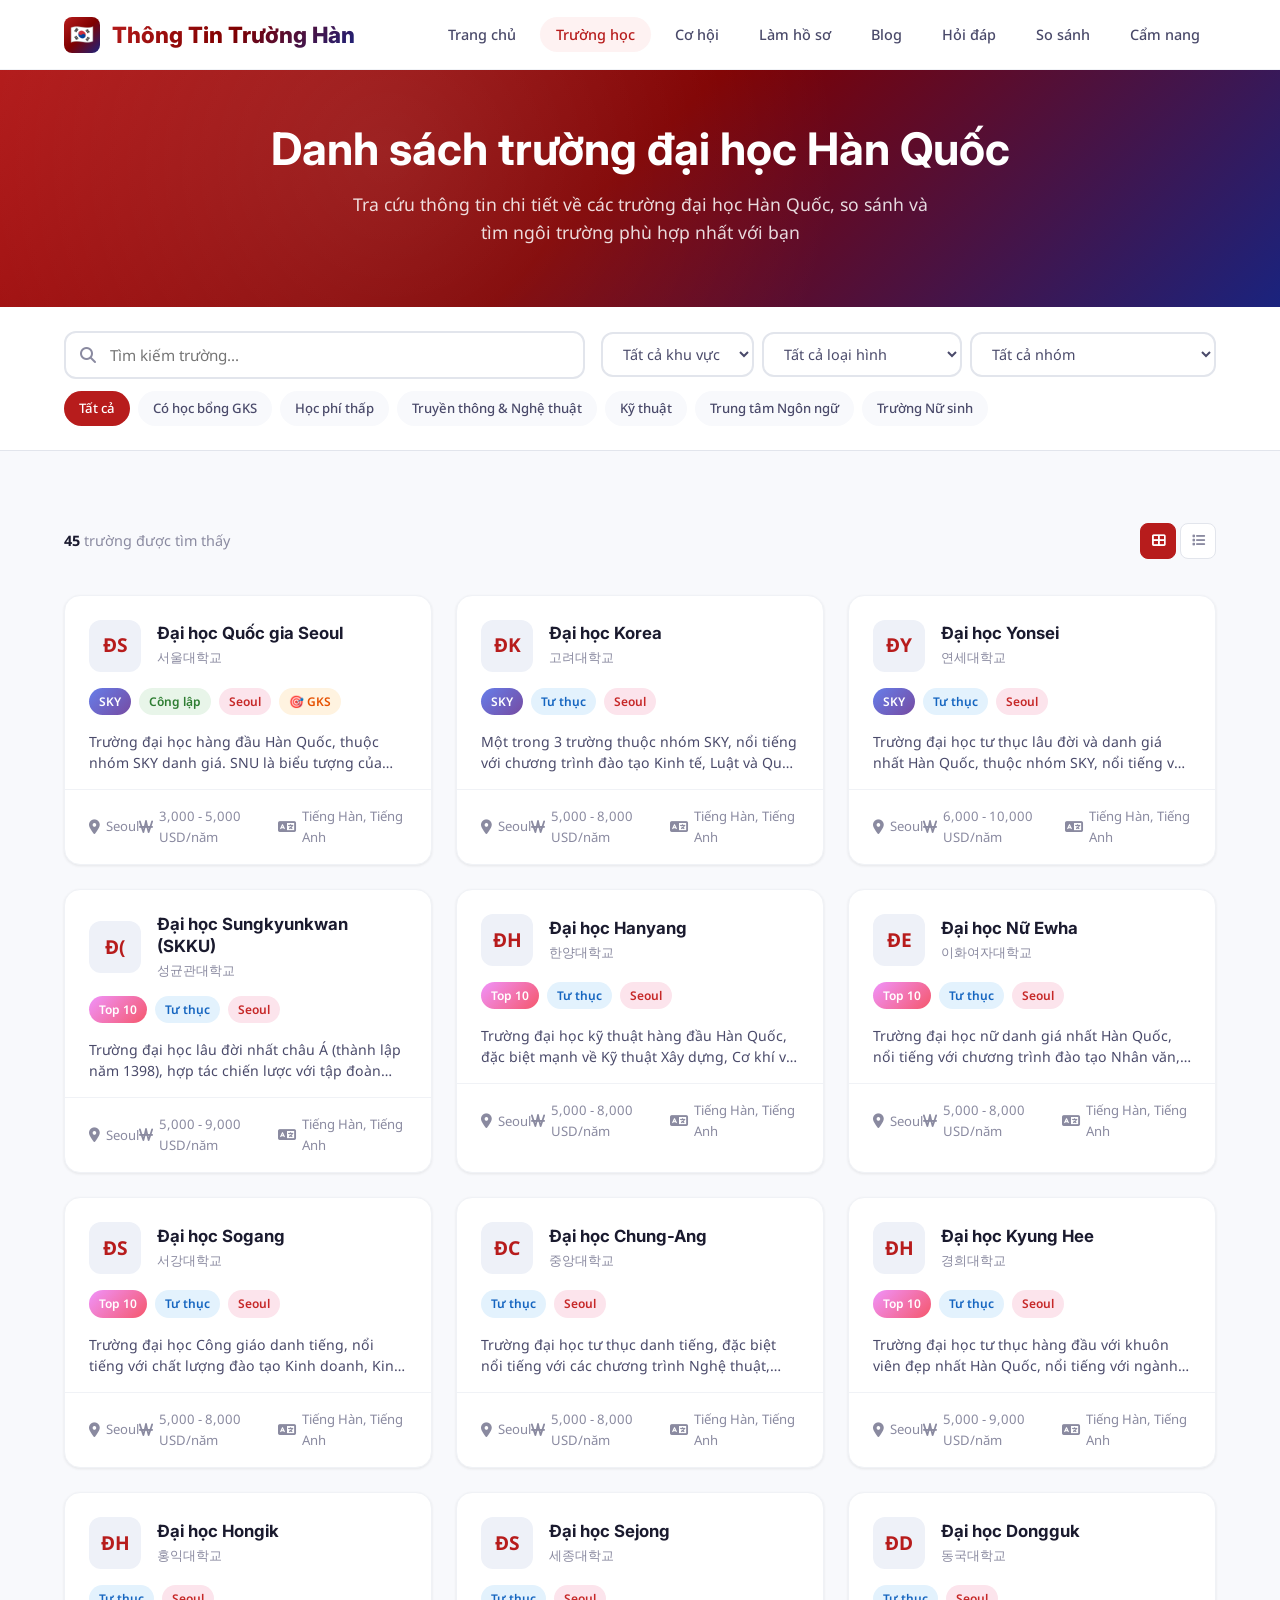
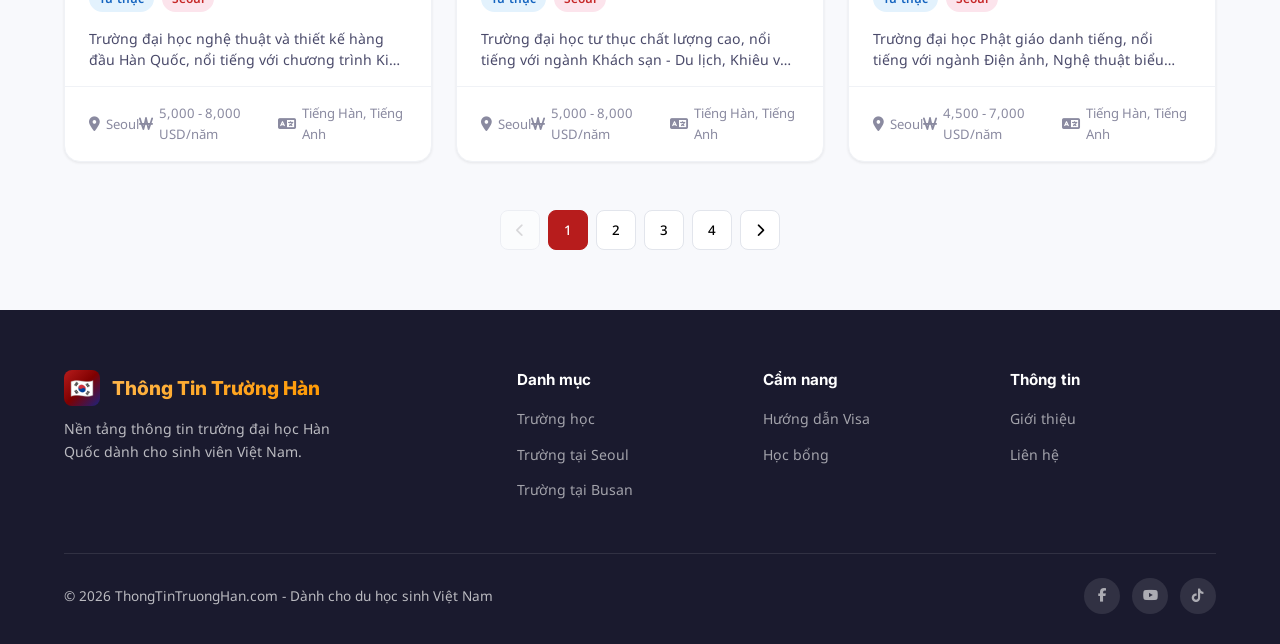
<file: truong-hoc.html>
<!DOCTYPE html>
<html lang="vi">
<head>
    <meta charset="UTF-8">
    <meta name="viewport" content="width=device-width, initial-scale=1.0">
    
    <!-- Google tag (gtag.js) -->
    <script async src="https://www.googletagmanager.com/gtag/js?id=G-XXXXXXXXXX"></script>
    <script>
      window.dataLayer = window.dataLayer || [];
      function gtag(){dataLayer.push(arguments);}
      gtag('js', new Date());
      gtag('config', 'G-XXXXXXXXXX');
    </script>

    <title>Danh sách trường đại học Hàn Quốc - Thông Tin Trường Hàn</title>
    <meta name="description" content="Danh sách đầy đủ các trường đại học Hàn Quốc. Tra cứu thông tin, so sánh trường và tìm trường phù hợp với bạn.">
    <meta name="keywords" content="danh sách trường đại học Hàn Quốc, các trường đại học Hàn Quốc, trường đại học Hàn Quốc cho du học sinh Việt Nam">
    <meta name="robots" content="index, follow">
    <link rel="canonical" href="https://hansarang.vercel.app/truong-hoc.html">
    
    <meta property="og:type" content="website">
    <meta property="og:title" content="Danh sách trường đại học Hàn Quốc - Thông Tin Trường Hàn">
    <meta property="og:description" content="Danh sách đầy đủ các trường đại học Hàn Quốc. Tra cứu thông tin, so sánh trường và tìm trường phù hợp với bạn.">
    <meta property="og:url" content="https://hansarang.vercel.app/truong-hoc.html">
    <meta property="og:locale" content="vi_VN">
    
    <meta name="twitter:card" content="summary_large_image">
    <meta name="twitter:title" content="Danh sách trường đại học Hàn Quốc - Thông Tin Trường Hàn">
    <meta name="twitter:description" content="Danh sách đầy đủ các trường đại học Hàn Quốc.">
    
    <link rel="stylesheet" href="https://cdnjs.cloudflare.com/ajax/libs/font-awesome/6.5.1/css/all.min.css">
    <link rel="stylesheet" href="css/style.css">
</head>
<body>
    <!-- Navigation -->
    <nav class="navbar" id="navbar">
        <div class="container">
            <a href="index.html" class="nav-brand">
                <div class="brand-icon">🇰🇷</div>
                <span>Thông Tin Trường Hàn</span>
            </a>
            <button class="nav-toggle" id="navToggle" aria-label="Toggle menu">☰</button>
            <ul class="nav-links" id="navLinks">
                <li><a href="index.html">Trang chủ</a></li>
                <li><a href="truong-hoc.html" class="active">Trường học</a></li>
                <li><a href="cong-cu.html">Cơ hội</a></li>
                <li><a href="ho-so.html">Làm hồ sơ</a></li>
                <li><a href="blog.html">Blog</a></li>
                <li><a href="hoi-dap.html">Hỏi đáp</a></li>
                <li><a href="truong-hoc.html?compare=true">So sánh</a></li>
                <li><a href="cam-nang-du-hoc.html">Cẩm nang</a></li>
            </ul>
        </div>
    </nav>

    <!-- Page Header -->
    <section class="page-header">
        <div class="container">
            <h1>Danh sách trường đại học Hàn Quốc</h1>
            <p>Tra cứu thông tin chi tiết về các trường đại học Hàn Quốc, so sánh và tìm ngôi trường phù hợp nhất với bạn</p>
        </div>
    </section>

    <!-- Filters -->
    <section class="filters-section" id="filtersSection">
        <div class="container">
            <div class="filters-row">
                <div class="search-box">
                    <i class="fas fa-search"></i>
                    <input type="text" id="searchInput" placeholder="Tìm kiếm trường..." oninput="filterUniversities()">
                </div>
                <div class="filter-group">
                    <select class="filter-select" id="regionFilter" onchange="filterUniversities()">
                        <option value="">Tất cả khu vực</option>
                    </select>
                    <select class="filter-select" id="typeFilter" onchange="filterUniversities()">
                        <option value="">Tất cả loại hình</option>
                        <option value="Công lập">Công lập</option>
                        <option value="Tư thục">Tư thục</option>
                        <option value="Trung tâm Ngôn ngữ">Trung tâm Ngôn ngữ</option>
                    </select>
                    <select class="filter-select" id="tierFilter" onchange="filterUniversities()">
                        <option value="">Tất cả nhóm</option>
                        <option value="SKY">SKY</option>
                        <option value="Đặc biệt">Đặc biệt (KAIST, POSTECH...)</option>
                        <option value="Top 10">Top 10</option>
                        <option value="Top 20">Top 20</option>
                    </select>
                </div>
            </div>
            <div class="filter-tags" id="filterTags">
                <span class="filter-tag active" data-tag="" onclick="setTagFilter(this, '')">Tất cả</span>
                <span class="filter-tag" data-tag="hoc-bong-gks" onclick="setTagFilter(this, 'hoc-bong-gks')">Có học bổng GKS</span>
                <span class="filter-tag" data-tag="hoc-phi-thap" onclick="setTagFilter(this, 'hoc-phi-thap')">Học phí thấp</span>
                <span class="filter-tag" data-tag="truyen-thong" onclick="setTagFilter(this, 'truyen-thong')">Truyền thông & Nghệ thuật</span>
                <span class="filter-tag" data-tag="ky-thuat" onclick="setTagFilter(this, 'ky-thuat')">Kỹ thuật</span>
                <span class="filter-tag" data-tag="ngon-ngu" onclick="setTagFilter(this, 'ngon-ngu')">Trung tâm Ngôn ngữ</span>
                <span class="filter-tag" data-tag="nu-sinh" onclick="setTagFilter(this, 'nu-sinh')">Trường Nữ sinh</span>
            </div>
        </div>
    </section>

    <!-- University List -->
    <section class="page-section">
        <div class="container">
            <div class="results-info">
                <div class="results-count"><strong id="resultsCount">45</strong> trường được tìm thấy</div>
                <div class="view-toggle">
                    <button class="active" onclick="setViewMode('grid')" title="Grid view"><i class="fas fa-th-large"></i></button>
                    <button onclick="setViewMode('list')" title="List view"><i class="fas fa-list"></i></button>
                </div>
            </div>
            <div class="results-grid" id="resultsGrid">
                <!-- Rendered by JS -->
            </div>
            <div class="pagination" id="pagination">
                <!-- Rendered by JS -->
            </div>
        </div>
    </section>

    <!-- Compare Tool (hidden by default) -->
    <section class="compare-section" id="compareSection" style="display: none;">
        <div class="container">
            <div class="compare-tool">
                <h2>So sánh trường đại học</h2>
                <p style="text-align: center; color: var(--text-secondary); margin-bottom: 24px;">Chọn 2-3 trường để so sánh thông tin chi tiết</p>
                <div class="compare-selectors" id="compareSelectors">
                    <div class="compare-select">
                        <label>Trường 1</label>
                        <select id="compare1" onchange="updateCompare()">
                            <option value="">Chọn trường...</option>
                        </select>
                    </div>
                    <div class="compare-select">
                        <label>Trường 2</label>
                        <select id="compare2" onchange="updateCompare()">
                            <option value="">Chọn trường...</option>
                        </select>
                    </div>
                    <div class="compare-select">
                        <label>Trường 3 (tùy chọn)</label>
                        <select id="compare3" onchange="updateCompare()">
                            <option value="">Chọn trường...</option>
                        </select>
                    </div>
                </div>
                <div id="compareResults"></div>
            </div>
        </div>
    </section>

    <!-- Footer -->
    <footer class="footer">
        <div class="container">
            <div class="footer-grid">
                <div class="footer-brand">
                    <div class="nav-brand">
                        <div class="brand-icon">🇰🇷</div>
                        <span>Thông Tin Trường Hàn</span>
                    </div>
                    <p>Nền tảng thông tin trường đại học Hàn Quốc dành cho sinh viên Việt Nam.</p>
                </div>
                <div>
                    <h4>Danh mục</h4>
                    <ul>
                        <li><a href="truong-hoc.html">Trường học</a></li>
                        <li><a href="truong-hoc.html?filter=seoul">Trường tại Seoul</a></li>
                        <li><a href="truong-hoc.html?filter=busan">Trường tại Busan</a></li>
                    </ul>
                </div>
                <div>
                    <h4>Cẩm nang</h4>
                    <ul>
                        <li><a href="cam-nang-du-hoc.html#visa">Hướng dẫn Visa</a></li>
                        <li><a href="cam-nang-du-hoc.html#hoc-bong">Học bổng</a></li>
                    </ul>
                </div>
                <div>
                    <h4>Thông tin</h4>
                    <ul>
                        <li><a href="#">Giới thiệu</a></li>
                        <li><a href="#">Liên hệ</a></li>
                    </ul>
                </div>
            </div>
            <div class="footer-bottom">
                <div>© 2026 ThongTinTruongHan.com - Dành cho du học sinh Việt Nam</div>
                <div class="footer-social">
                    <a href="#" aria-label="Facebook"><i class="fab fa-facebook-f"></i></a>
                    <a href="#" aria-label="YouTube"><i class="fab fa-youtube"></i></a>
                    <a href="#" aria-label="TikTok"><i class="fab fa-tiktok"></i></a>
                </div>
            </div>
        </div>
    </footer>

    <!-- Back to Top -->
    <button class="back-to-top" id="backToTop" aria-label="Back to top">
        <i class="fas fa-arrow-up"></i>
    </button>

    <script src="js/university-data.js"></script>
    <script src="js/main.js"></script>
    <script src="js/features.js"></script>
    <script>document.addEventListener('DOMContentLoaded', () => initUniversityList());</script>
</body>
</html>
</file>
<file: css/style.css>
/* ==========================================
   THÔNG TIN TRƯỜNG HÀN - Korean Universities Info
   Main Stylesheet
   ========================================== */

@import url('https://fonts.googleapis.com/css2?family=Inter:wght@300;400;500;600;700;800&family=Noto+Sans:wght@300;400;500;600;700;800&family=Noto+Sans:wght@300;400;500;700&display=swap');

/* ===== CSS Variables ===== */
:root {
    --primary: #b71c1c;
    --primary-light: #e53935;
    --primary-dark: #7f0000;
    --primary-bg: #fef2f2;
    --secondary: #1a237e;
    --secondary-light: #3949ab;
    --accent: #f57c00;
    --accent-light: #ffb74d;
    
    --text-primary: #1a1a2e;
    --text-secondary: #4a4a6a;
    --text-muted: #8a8aa0;
    --text-light: #ffffff;
    
    --bg-primary: #ffffff;
    --bg-secondary: #f8f9fc;
    --bg-tertiary: #eef1f8;
    --bg-gradient: linear-gradient(135deg, #b71c1c 0%, #7f0000 50%, #1a237e 100%);
    --bg-gradient-light: linear-gradient(135deg, #fef2f2 0%, #f8f9fc 100%);
    
    --border: #e2e5ec;
    --border-light: #f0f2f6;
    --shadow-sm: 0 1px 3px rgba(0,0,0,0.08);
    --shadow-md: 0 4px 12px rgba(0,0,0,0.1);
    --shadow-lg: 0 8px 32px rgba(0,0,0,0.12);
    --shadow-xl: 0 16px 48px rgba(0,0,0,0.15);
    
    --radius-sm: 8px;
    --radius-md: 12px;
    --radius-lg: 16px;
    --radius-xl: 24px;
    --radius-full: 9999px;
    
    --nav-height: 70px;
    --container: 1200px;
    --transition: all 0.3s cubic-bezier(0.4, 0, 0.2, 1);
}

/* ===== Reset & Base ===== */
*, *::before, *::after {
    margin: 0;
    padding: 0;
    box-sizing: border-box;
}

html {
    scroll-behavior: smooth;
}

body {
    font-family: 'Noto Sans', -apple-system, BlinkMacSystemFont, 'Segoe UI', sans-serif;
    color: var(--text-primary);
    background: var(--bg-secondary);
    line-height: 1.6;
    overflow-x: hidden;
    -webkit-font-smoothing: antialiased;
}

/* ===== Typography ===== */
h1, h2, h3, h4, h5, h6 {
    font-family: 'Inter', 'Noto Sans', sans-serif;
    font-weight: 700;
    line-height: 1.3;
}

a {
    color: var(--primary);
    text-decoration: none;
    transition: var(--transition);
}

a:hover {
    color: var(--primary-light);
}

img {
    max-width: 100%;
    height: auto;
}

.container {
    max-width: var(--container);
    margin: 0 auto;
    padding: 0 24px;
}

.section-title {
    font-size: 2.5rem;
    text-align: center;
    margin-bottom: 12px;
    background: var(--bg-gradient);
    -webkit-background-clip: text;
    -webkit-text-fill-color: transparent;
    background-clip: text;
}

.section-subtitle {
    text-align: center;
    color: var(--text-secondary);
    font-size: 1.1rem;
    max-width: 600px;
    margin: 0 auto 48px;
}

/* ===== Buttons ===== */
.btn {
    display: inline-flex;
    align-items: center;
    gap: 8px;
    padding: 12px 28px;
    border-radius: var(--radius-full);
    font-weight: 600;
    font-size: 0.95rem;
    cursor: pointer;
    transition: var(--transition);
    border: none;
    font-family: inherit;
    text-decoration: none;
}

.btn-primary {
    background: var(--bg-gradient);
    color: var(--text-light);
    box-shadow: 0 4px 15px rgba(183, 28, 28, 0.3);
}

.btn-primary:hover {
    transform: translateY(-2px);
    box-shadow: 0 8px 25px rgba(183, 28, 28, 0.4);
    color: var(--text-light);
}

.btn-secondary {
    background: var(--bg-primary);
    color: var(--text-primary);
    border: 2px solid var(--border);
}

.btn-secondary:hover {
    border-color: var(--primary);
    color: var(--primary);
    transform: translateY(-2px);
}

.btn-sm {
    padding: 8px 18px;
    font-size: 0.85rem;
}

.btn-lg {
    padding: 16px 36px;
    font-size: 1.1rem;
}

.btn-icon {
    width: 40px;
    height: 40px;
    padding: 0;
    display: flex;
    align-items: center;
    justify-content: center;
    border-radius: var(--radius-sm);
}

/* ===== Navigation ===== */
.navbar {
    position: fixed;
    top: 0;
    left: 0;
    right: 0;
    height: var(--nav-height);
    background: var(--bg-primary);
    border-bottom: 1px solid var(--border-light);
    z-index: 1000;
    transition: var(--transition);
}

.navbar.scrolled {
    box-shadow: var(--shadow-md);
}

.navbar .container {
    display: flex;
    align-items: center;
    justify-content: space-between;
    height: 100%;
}

.nav-brand {
    display: flex;
    align-items: center;
    gap: 12px;
    text-decoration: none;
    color: var(--text-primary);
    font-weight: 800;
    font-size: 1.4rem;
    font-family: 'Inter', sans-serif;
}

.nav-brand .brand-icon {
    width: 36px;
    height: 36px;
    background: var(--bg-gradient);
    border-radius: var(--radius-sm);
    display: flex;
    align-items: center;
    justify-content: center;
    color: white;
    font-size: 1.2rem;
}

.nav-brand span {
    background: var(--bg-gradient);
    -webkit-background-clip: text;
    -webkit-text-fill-color: transparent;
    background-clip: text;
}

.nav-links {
    display: flex;
    align-items: center;
    gap: 8px;
    list-style: none;
}

.nav-links a {
    padding: 8px 16px;
    border-radius: var(--radius-full);
    color: var(--text-secondary);
    font-weight: 500;
    font-size: 0.9rem;
    text-decoration: none;
    transition: var(--transition);
}

.nav-links a:hover,
.nav-links a.active {
    color: var(--primary);
    background: var(--primary-bg);
}

.nav-toggle {
    display: none;
    background: none;
    border: none;
    font-size: 1.5rem;
    cursor: pointer;
    color: var(--text-primary);
    padding: 8px;
}

/* ===== Hero Section ===== */
.hero {
    padding: 140px 0 80px;
    background: var(--bg-gradient);
    position: relative;
    overflow: hidden;
    min-height: 600px;
    display: flex;
    align-items: center;
}

.hero::before {
    content: '';
    position: absolute;
    top: 0;
    left: 0;
    right: 0;
    bottom: 0;
    background: 
        radial-gradient(circle at 20% 50%, rgba(255,255,255,0.1) 0%, transparent 50%),
        radial-gradient(circle at 80% 20%, rgba(255,255,255,0.08) 0%, transparent 50%),
        radial-gradient(circle at 50% 80%, rgba(26,35,126,0.3) 0%, transparent 50%);
}

.hero-pattern {
    position: absolute;
    top: 0;
    left: 0;
    right: 0;
    bottom: 0;
    opacity: 0.05;
    background-image: radial-gradient(circle at 25% 25%, white 1px, transparent 1px);
    background-size: 40px 40px;
}

.hero .container {
    position: relative;
    z-index: 1;
    display: grid;
    grid-template-columns: 1fr 1fr;
    gap: 60px;
    align-items: center;
}

.hero-content h1 {
    color: white;
    font-size: 3.2rem;
    font-weight: 800;
    margin-bottom: 16px;
    line-height: 1.2;
}

.hero-content h1 .highlight {
    display: inline-block;
    background: linear-gradient(135deg, #ffb74d, #ff9800);
    -webkit-background-clip: text;
    -webkit-text-fill-color: transparent;
    background-clip: text;
}

.hero-content p {
    color: rgba(255,255,255,0.85);
    font-size: 1.15rem;
    margin-bottom: 32px;
    max-width: 500px;
    line-height: 1.7;
}

.hero-buttons {
    display: flex;
    gap: 16px;
    flex-wrap: wrap;
}

.hero-buttons .btn-primary {
    background: white;
    color: var(--primary-dark);
    box-shadow: 0 4px 20px rgba(0,0,0,0.15);
}

.hero-buttons .btn-primary:hover {
    transform: translateY(-2px);
    box-shadow: 0 8px 30px rgba(0,0,0,0.2);
}

.hero-buttons .btn-secondary {
    border-color: rgba(255,255,255,0.3);
    color: white;
}

.hero-buttons .btn-secondary:hover {
    border-color: white;
    color: white;
    background: rgba(255,255,255,0.1);
}

.hero-visual {
    display: flex;
    justify-content: center;
    align-items: center;
}

.hero-card {
    background: rgba(255,255,255,0.12);
    backdrop-filter: blur(20px);
    border-radius: var(--radius-xl);
    padding: 36px;
    border: 1px solid rgba(255,255,255,0.15);
    width: 100%;
    max-width: 420px;
}

.hero-card-row {
    display: flex;
    align-items: center;
    gap: 16px;
    padding: 16px 0;
    border-bottom: 1px solid rgba(255,255,255,0.1);
}

.hero-card-row:last-child {
    border-bottom: none;
}

.hero-card-icon {
    width: 48px;
    height: 48px;
    background: rgba(255,255,255,0.15);
    border-radius: var(--radius-md);
    display: flex;
    align-items: center;
    justify-content: center;
    font-size: 1.4rem;
    flex-shrink: 0;
}

.hero-card-text h4 {
    color: white;
    font-size: 0.95rem;
    font-weight: 600;
}

.hero-card-text p {
    color: rgba(255,255,255,0.7);
    font-size: 0.8rem;
    margin: 0;
    font-weight: 400;
}

/* ===== Stats Section ===== */
.stats {
    padding: -40px 0 60px;
    position: relative;
    z-index: 2;
    margin-top: -40px;
}

.stats-grid {
    display: grid;
    grid-template-columns: repeat(4, 1fr);
    gap: 24px;
}

.stat-card {
    background: var(--bg-primary);
    border-radius: var(--radius-lg);
    padding: 28px;
    text-align: center;
    box-shadow: var(--shadow-lg);
    transition: var(--transition);
}

.stat-card:hover {
    transform: translateY(-4px);
    box-shadow: var(--shadow-xl);
}

.stat-number {
    font-size: 2.2rem;
    font-weight: 800;
    font-family: 'Inter', sans-serif;
    background: var(--bg-gradient);
    -webkit-background-clip: text;
    -webkit-text-fill-color: transparent;
    background-clip: text;
}

.stat-label {
    color: var(--text-muted);
    font-size: 0.9rem;
    margin-top: 4px;
}

/* ===== Featured Universities ===== */
.featured {
    padding: 80px 0;
}

.featured-grid {
    display: grid;
    grid-template-columns: repeat(3, 1fr);
    gap: 24px;
}

.university-card {
    background: var(--bg-primary);
    border-radius: var(--radius-lg);
    overflow: hidden;
    box-shadow: var(--shadow-sm);
    transition: var(--transition);
    border: 1px solid var(--border-light);
    cursor: pointer;
}

.university-card:hover {
    transform: translateY(-6px);
    box-shadow: var(--shadow-lg);
    border-color: transparent;
}

.card-header {
    padding: 24px 24px 16px;
    display: flex;
    align-items: center;
    gap: 16px;
}

.card-logo {
    width: 52px;
    height: 52px;
    border-radius: var(--radius-md);
    background: var(--bg-tertiary);
    display: flex;
    align-items: center;
    justify-content: center;
    flex-shrink: 0;
    overflow: hidden;
    padding: 4px;
}

.card-logo img {
    width: 100%;
    height: 100%;
    object-fit: contain;
}

.card-logo-placeholder {
    width: 100%;
    height: 100%;
    display: flex;
    align-items: center;
    justify-content: center;
    font-weight: 700;
    font-size: 1.2rem;
    color: var(--primary);
}

.card-title h3 {
    font-size: 1.05rem;
    margin-bottom: 2px;
}

.card-title .kr-name {
    font-size: 0.8rem;
    color: var(--text-muted);
    font-weight: 400;
}

.card-badges {
    padding: 0 24px;
    display: flex;
    gap: 8px;
    flex-wrap: wrap;
}

.badge {
    display: inline-flex;
    align-items: center;
    padding: 4px 10px;
    border-radius: var(--radius-full);
    font-size: 0.75rem;
    font-weight: 600;
}

.badge-sky {
    background: linear-gradient(135deg, #667eea, #764ba2);
    color: white;
}

.badge-top10 {
    background: linear-gradient(135deg, #f093fb, #f5576c);
    color: white;
}

.badge-public {
    background: #e8f5e9;
    color: #2e7d32;
}

.badge-private {
    background: #e3f2fd;
    color: #1565c0;
}

.badge-seoul {
    background: #fce4ec;
    color: #c62828;
}

.badge-busan {
    background: #e3f2fd;
    color: #0d47a1;
}

.badge-daejeon {
    background: #f3e5f5;
    color: #6a1b9a;
}

.badge-gks {
    background: #fff3e0;
    color: #e65100;
}

.card-body {
    padding: 16px 24px;
}

.card-desc {
    font-size: 0.88rem;
    color: var(--text-secondary);
    display: -webkit-box;
    -webkit-line-clamp: 2;
    -webkit-box-orient: vertical;
    overflow: hidden;
    line-height: 1.5;
}

.card-footer {
    padding: 16px 24px;
    border-top: 1px solid var(--border-light);
    display: flex;
    justify-content: space-between;
    align-items: center;
}

.card-footer .info-item {
    display: flex;
    align-items: center;
    gap: 6px;
    font-size: 0.82rem;
    color: var(--text-muted);
}

.card-footer .info-item i {
    font-size: 0.9rem;
}

.view-more {
    text-align: center;
    margin-top: 40px;
}

/* ===== Quick Links / Features Section ===== */
.quick-links {
    padding: 80px 0;
    background: var(--bg-primary);
}

.features-grid {
    display: grid;
    grid-template-columns: repeat(4, 1fr);
    gap: 24px;
}

.feature-item {
    text-align: center;
    padding: 36px 24px;
    border-radius: var(--radius-lg);
    background: var(--bg-secondary);
    transition: var(--transition);
    cursor: pointer;
    text-decoration: none;
    color: var(--text-primary);
    border: 1px solid transparent;
}

.feature-item:hover {
    transform: translateY(-4px);
    box-shadow: var(--shadow-md);
    border-color: var(--border);
    color: var(--text-primary);
}

.feature-icon {
    width: 64px;
    height: 64px;
    margin: 0 auto 16px;
    border-radius: var(--radius-md);
    background: var(--bg-gradient);
    display: flex;
    align-items: center;
    justify-content: center;
    font-size: 1.6rem;
}

.feature-item h4 {
    font-size: 1rem;
    margin-bottom: 8px;
}

.feature-item p {
    font-size: 0.85rem;
    color: var(--text-muted);
    line-height: 1.5;
}

/* ===== Guide Section ===== */
.guide-section {
    padding: 80px 0;
    background: var(--bg-gradient-light);
}

.guide-grid {
    display: grid;
    grid-template-columns: repeat(3, 1fr);
    gap: 24px;
}

.guide-card {
    background: var(--bg-primary);
    border-radius: var(--radius-lg);
    padding: 32px;
    box-shadow: var(--shadow-sm);
    border: 1px solid var(--border-light);
    transition: var(--transition);
}

.guide-card:hover {
    transform: translateY(-4px);
    box-shadow: var(--shadow-md);
}

.guide-card .guide-icon {
    width: 56px;
    height: 56px;
    border-radius: var(--radius-md);
    margin-bottom: 20px;
    display: flex;
    align-items: center;
    justify-content: center;
    font-size: 1.4rem;
}

.guide-card:nth-child(1) .guide-icon { background: #fce4ec; color: #c62828; }
.guide-card:nth-child(2) .guide-icon { background: #e3f2fd; color: #1565c0; }
.guide-card:nth-child(3) .guide-icon { background: #f3e5f5; color: #6a1b9a; }
.guide-card:nth-child(4) .guide-icon { background: #e8f5e9; color: #2e7d32; }
.guide-card:nth-child(5) .guide-icon { background: #fff3e0; color: #e65100; }
.guide-card:nth-child(6) .guide-icon { background: #fce4ec; color: #b71c1c; }

.guide-card h4 {
    font-size: 1.1rem;
    margin-bottom: 10px;
}

.guide-card p {
    font-size: 0.88rem;
    color: var(--text-secondary);
    line-height: 1.6;
    margin-bottom: 16px;
}

.guide-card .guide-link {
    font-weight: 600;
    font-size: 0.9rem;
    display: inline-flex;
    align-items: center;
    gap: 6px;
}

/* ===== Newsletter / CTA ===== */
.cta-section {
    padding: 80px 0;
    background: var(--bg-gradient);
    position: relative;
    overflow: hidden;
}

.cta-section::before {
    content: '';
    position: absolute;
    top: 0;
    left: 0;
    right: 0;
    bottom: 0;
    background: radial-gradient(circle at 30% 50%, rgba(255,255,255,0.1) 0%, transparent 50%);
}

.cta-content {
    position: relative;
    z-index: 1;
    text-align: center;
    max-width: 600px;
    margin: 0 auto;
}

.cta-content h2 {
    color: white;
    font-size: 2.2rem;
    margin-bottom: 12px;
}

.cta-content p {
    color: rgba(255,255,255,0.85);
    margin-bottom: 28px;
    font-size: 1.05rem;
}

.cta-form {
    display: flex;
    gap: 12px;
    max-width: 480px;
    margin: 0 auto;
}

.cta-form input {
    flex: 1;
    padding: 14px 20px;
    border-radius: var(--radius-full);
    border: 1px solid rgba(255,255,255,0.3);
    background: rgba(255,255,255,0.15);
    color: white;
    font-size: 0.95rem;
    outline: none;
    font-family: inherit;
}

.cta-form input::placeholder {
    color: rgba(255,255,255,0.6);
}

.cta-form input:focus {
    border-color: white;
    background: rgba(255,255,255,0.2);
}

.cta-form .btn {
    background: white;
    color: var(--primary-dark);
    flex-shrink: 0;
}

.cta-form .btn:hover {
    background: #f5f5f5;
}

/* ===== Footer ===== */
.footer {
    background: #1a1a2e;
    color: rgba(255,255,255,0.7);
    padding: 60px 0 30px;
}

.footer-grid {
    display: grid;
    grid-template-columns: 2fr 1fr 1fr 1fr;
    gap: 40px;
    margin-bottom: 40px;
}

.footer-brand .nav-brand {
    font-size: 1.2rem;
    margin-bottom: 12px;
}

.footer-brand .nav-brand span {
    background: linear-gradient(135deg, #ffb74d, #ff9800);
    -webkit-background-clip: text;
    -webkit-text-fill-color: transparent;
    background-clip: text;
}

.footer-brand p {
    font-size: 0.88rem;
    line-height: 1.6;
    max-width: 300px;
}

.footer h4 {
    color: white;
    font-size: 0.95rem;
    margin-bottom: 16px;
}

.footer ul {
    list-style: none;
}

.footer ul li {
    margin-bottom: 10px;
}

.footer ul a {
    color: rgba(255,255,255,0.6);
    font-size: 0.88rem;
}

.footer ul a:hover {
    color: white;
}

.footer-bottom {
    border-top: 1px solid rgba(255,255,255,0.1);
    padding-top: 24px;
    display: flex;
    justify-content: space-between;
    align-items: center;
    font-size: 0.85rem;
}

.footer-social {
    display: flex;
    gap: 12px;
}

.footer-social a {
    width: 36px;
    height: 36px;
    border-radius: 50%;
    background: rgba(255,255,255,0.1);
    display: flex;
    align-items: center;
    justify-content: center;
    color: rgba(255,255,255,0.6);
    transition: var(--transition);
}

.footer-social a:hover {
    background: var(--primary);
    color: white;
}

/* ===== PAGE: University List ===== */
.page-header {
    padding: 120px 0 60px;
    background: var(--bg-gradient);
    position: relative;
    overflow: hidden;
}

.page-header::before {
    content: '';
    position: absolute;
    top: 0;
    left: 0;
    right: 0;
    bottom: 0;
    background: radial-gradient(circle at 30% 50%, rgba(255,255,255,0.1) 0%, transparent 50%);
}

.page-header .container {
    position: relative;
    z-index: 1;
    text-align: center;
}

.page-header h1 {
    color: white;
    font-size: 2.8rem;
    margin-bottom: 12px;
}

.page-header p {
    color: rgba(255,255,255,0.85);
    font-size: 1.1rem;
    max-width: 600px;
    margin: 0 auto;
}

.page-section {
    padding: 60px 0;
}

/* Filters */
.filters-section {
    background: var(--bg-primary);
    border-bottom: 1px solid var(--border);
    padding: 24px 0;
    position: sticky;
    top: var(--nav-height);
    z-index: 100;
}

.filters-row {
    display: flex;
    gap: 16px;
    align-items: center;
    flex-wrap: wrap;
}

.search-box {
    flex: 1;
    min-width: 280px;
    position: relative;
}

.search-box i {
    position: absolute;
    left: 16px;
    top: 50%;
    transform: translateY(-50%);
    color: var(--text-muted);
}

.search-box input {
    width: 100%;
    padding: 12px 16px 12px 44px;
    border: 2px solid var(--border);
    border-radius: var(--radius-md);
    font-size: 0.95rem;
    outline: none;
    transition: var(--transition);
    font-family: inherit;
}

.search-box input:focus {
    border-color: var(--primary);
    box-shadow: 0 0 0 3px rgba(183, 28, 28, 0.1);
}

.filter-group {
    display: flex;
    gap: 8px;
    flex-wrap: wrap;
    align-items: center;
}

.filter-select {
    padding: 10px 16px;
    border: 2px solid var(--border);
    border-radius: var(--radius-md);
    font-size: 0.9rem;
    outline: none;
    cursor: pointer;
    background: var(--bg-primary);
    font-family: inherit;
    color: var(--text-secondary);
    transition: var(--transition);
    min-width: 140px;
}

.filter-select:focus {
    border-color: var(--primary);
}

.filter-tags {
    display: flex;
    gap: 8px;
    flex-wrap: wrap;
    margin-top: 12px;
}

.filter-tag {
    padding: 6px 14px;
    border-radius: var(--radius-full);
    font-size: 0.82rem;
    font-weight: 500;
    cursor: pointer;
    transition: var(--transition);
    background: var(--bg-secondary);
    color: var(--text-secondary);
    border: 1px solid transparent;
}

.filter-tag:hover {
    background: var(--primary-bg);
    color: var(--primary);
}

.filter-tag.active {
    background: var(--primary);
    color: white;
}

.results-info {
    display: flex;
    justify-content: space-between;
    align-items: center;
    margin-bottom: 24px;
    padding: 12px 0;
}

.results-count {
    font-size: 0.9rem;
    color: var(--text-muted);
}

.results-count strong {
    color: var(--text-primary);
}

.view-toggle {
    display: flex;
    gap: 4px;
}

.view-toggle button {
    width: 36px;
    height: 36px;
    border: 1px solid var(--border);
    border-radius: var(--radius-sm);
    background: var(--bg-primary);
    cursor: pointer;
    display: flex;
    align-items: center;
    justify-content: center;
    color: var(--text-muted);
    transition: var(--transition);
}

.view-toggle button.active {
    background: var(--primary);
    color: white;
    border-color: var(--primary);
}

/* Results Grid */
.results-grid {
    display: grid;
    grid-template-columns: repeat(3, 1fr);
    gap: 24px;
}

.results-grid.list-view {
    grid-template-columns: 1fr;
}

.results-grid.list-view .university-card {
    display: grid;
    grid-template-columns: auto 1fr auto;
    align-items: center;
    gap: 20px;
    padding: 20px 24px;
}

.results-grid.list-view .card-header {
    padding: 0;
}

.results-grid.list-view .card-body {
    padding: 0;
}

.results-grid.list-view .card-footer {
    padding: 0;
    border: none;
}

.pagination {
    display: flex;
    justify-content: center;
    gap: 8px;
    margin-top: 48px;
}

.pagination button {
    width: 40px;
    height: 40px;
    border: 1px solid var(--border);
    border-radius: var(--radius-sm);
    background: var(--bg-primary);
    cursor: pointer;
    font-weight: 500;
    transition: var(--transition);
    font-family: inherit;
}

.pagination button:hover {
    border-color: var(--primary);
    color: var(--primary);
}

.pagination button.active {
    background: var(--primary);
    color: white;
    border-color: var(--primary);
}

.pagination button:disabled {
    opacity: 0.5;
    cursor: not-allowed;
}

/* ===== PAGE: University Detail ===== */
.university-detail {
    padding: 60px 0;
}

.detail-hero {
    background: var(--bg-primary);
    border-radius: var(--radius-xl);
    padding: 40px;
    box-shadow: var(--shadow-md);
    margin-bottom: 32px;
}

.detail-header {
    display: flex;
    gap: 32px;
    align-items: flex-start;
}

.detail-logo {
    width: 96px;
    height: 96px;
    border-radius: var(--radius-md);
    background: var(--bg-tertiary);
    display: flex;
    align-items: center;
    justify-content: center;
    flex-shrink: 0;
    overflow: hidden;
    padding: 8px;
}

.detail-logo img {
    width: 100%;
    height: 100%;
    object-fit: contain;
}

.detail-logo-placeholder {
    width: 100%;
    height: 100%;
    display: flex;
    align-items: center;
    justify-content: center;
    font-weight: 800;
    font-size: 2rem;
    color: var(--primary);
}

.detail-title h1 {
    font-size: 2rem;
    margin-bottom: 4px;
}

.detail-title .kr-name {
    font-size: 1.1rem;
    color: var(--text-muted);
    font-weight: 400;
}

.detail-title .en-name {
    font-size: 0.9rem;
    color: var(--text-muted);
    font-weight: 400;
    margin-top: 2px;
}

.detail-badges {
    display: flex;
    gap: 8px;
    margin-top: 12px;
    flex-wrap: wrap;
}

.detail-meta {
    display: grid;
    grid-template-columns: repeat(3, 1fr);
    gap: 20px;
    margin-top: 24px;
    padding-top: 24px;
    border-top: 1px solid var(--border-light);
}

.detail-meta-item {
    display: flex;
    align-items: center;
    gap: 12px;
}

.detail-meta-item i {
    width: 40px;
    height: 40px;
    border-radius: var(--radius-sm);
    background: var(--primary-bg);
    display: flex;
    align-items: center;
    justify-content: center;
    color: var(--primary);
    flex-shrink: 0;
}

.detail-meta-item .meta-label {
    font-size: 0.78rem;
    color: var(--text-muted);
    font-weight: 500;
}

.detail-meta-item .meta-value {
    font-weight: 600;
    font-size: 0.95rem;
}

.detail-content {
    display: grid;
    grid-template-columns: 2fr 1fr;
    gap: 32px;
}

.detail-main {
    background: var(--bg-primary);
    border-radius: var(--radius-lg);
    padding: 32px;
    box-shadow: var(--shadow-sm);
}

.detail-main h2 {
    font-size: 1.4rem;
    margin-bottom: 16px;
    padding-bottom: 12px;
    border-bottom: 2px solid var(--border-light);
}

.detail-main p {
    color: var(--text-secondary);
    line-height: 1.8;
    margin-bottom: 24px;
}

.programs-list {
    display: flex;
    gap: 8px;
    flex-wrap: wrap;
    margin-bottom: 24px;
}

.program-tag {
    padding: 8px 16px;
    border-radius: var(--radius-full);
    background: var(--primary-bg);
    color: var(--primary);
    font-size: 0.85rem;
    font-weight: 600;
}

.language-tag {
    padding: 8px 16px;
    border-radius: var(--radius-full);
    background: #e3f2fd;
    color: #1565c0;
    font-size: 0.85rem;
    font-weight: 600;
}

.detail-sidebar {
    display: flex;
    flex-direction: column;
    gap: 24px;
}

.sidebar-card {
    background: var(--bg-primary);
    border-radius: var(--radius-lg);
    padding: 24px;
    box-shadow: var(--shadow-sm);
}

.sidebar-card h3 {
    font-size: 1.05rem;
    margin-bottom: 16px;
    padding-bottom: 12px;
    border-bottom: 2px solid var(--border-light);
}

.sidebar-info-item {
    display: flex;
    justify-content: space-between;
    padding: 8px 0;
    border-bottom: 1px solid var(--border-light);
    font-size: 0.9rem;
}

.sidebar-info-item:last-child {
    border-bottom: none;
}

.sidebar-info-item .label {
    color: var(--text-muted);
}

.sidebar-info-item .value {
    font-weight: 600;
    text-align: right;
}

.scholarship-list {
    list-style: none;
}

.scholarship-list li {
    padding: 8px 0;
    border-bottom: 1px solid var(--border-light);
    font-size: 0.88rem;
    color: var(--text-secondary);
    display: flex;
    align-items: center;
    gap: 8px;
}

.scholarship-list li::before {
    content: '🎓';
}

/* ===== PAGE: Guide ===== */
.guide-page-content {
    padding: 60px 0;
}

.guide-article {
    background: var(--bg-primary);
    border-radius: var(--radius-lg);
    padding: 40px;
    box-shadow: var(--shadow-sm);
    max-width: 800px;
    margin: 0 auto;
}

.guide-article h2 {
    font-size: 1.8rem;
    margin: 32px 0 16px;
    color: var(--text-primary);
}

.guide-article h2:first-child {
    margin-top: 0;
}

.guide-article h3 {
    font-size: 1.3rem;
    margin: 24px 0 12px;
    color: var(--text-primary);
}

.guide-article p {
    color: var(--text-secondary);
    line-height: 1.8;
    margin-bottom: 16px;
}

.guide-article ul, .guide-article ol {
    margin: 12px 0 20px;
    padding-left: 24px;
    color: var(--text-secondary);
}

.guide-article li {
    margin-bottom: 8px;
    line-height: 1.6;
}

.guide-article .info-box {
    background: var(--primary-bg);
    border-left: 4px solid var(--primary);
    padding: 16px 20px;
    border-radius: 0 var(--radius-sm) var(--radius-sm) 0;
    margin: 20px 0;
}

.guide-article .info-box p {
    margin: 0;
    font-size: 0.9rem;
}

.guide-article .info-box strong {
    color: var(--primary);
}

.guide-article table {
    width: 100%;
    border-collapse: collapse;
    margin: 20px 0;
}

.guide-article th, .guide-article td {
    padding: 12px 16px;
    text-align: left;
    border-bottom: 1px solid var(--border-light);
    font-size: 0.9rem;
}

.guide-article th {
    background: var(--bg-secondary);
    font-weight: 600;
    color: var(--text-primary);
}

.guide-article tr:hover td {
    background: var(--bg-secondary);
}

/* ===== PAGE: Compare ===== */
.compare-section {
    padding: 60px 0;
}

.compare-tool {
    background: var(--bg-primary);
    border-radius: var(--radius-lg);
    padding: 32px;
    box-shadow: var(--shadow-sm);
    max-width: 1000px;
    margin: 0 auto;
}

.compare-tool h2 {
    text-align: center;
    margin-bottom: 24px;
}

.compare-selectors {
    display: flex;
    gap: 16px;
    margin-bottom: 32px;
}

.compare-select {
    flex: 1;
}

.compare-select label {
    display: block;
    font-size: 0.85rem;
    font-weight: 600;
    margin-bottom: 6px;
    color: var(--text-secondary);
}

.compare-select select {
    width: 100%;
    padding: 10px 14px;
    border: 2px solid var(--border);
    border-radius: var(--radius-md);
    font-size: 0.9rem;
    outline: none;
    font-family: inherit;
    color: var(--text-primary);
}

.compare-table {
    width: 100%;
    border-collapse: collapse;
}

.compare-table th {
    padding: 12px 16px;
    text-align: left;
    background: var(--bg-secondary);
    font-weight: 600;
    border-bottom: 2px solid var(--border);
}

.compare-table td {
    padding: 12px 16px;
    border-bottom: 1px solid var(--border-light);
    font-size: 0.9rem;
}

.compare-table tr:hover td {
    background: var(--bg-secondary);
}

.compare-table .winner {
    color: var(--primary);
    font-weight: 600;
}

/* ===== Back to Top ===== */
.back-to-top {
    position: fixed;
    bottom: 30px;
    right: 30px;
    width: 48px;
    height: 48px;
    border-radius: 50%;
    background: var(--bg-gradient);
    color: white;
    border: none;
    cursor: pointer;
    display: flex;
    align-items: center;
    justify-content: center;
    font-size: 1.2rem;
    box-shadow: var(--shadow-lg);
    z-index: 999;
    opacity: 0;
    visibility: hidden;
    transform: translateY(20px);
    transition: var(--transition);
}

.back-to-top.visible {
    opacity: 1;
    visibility: visible;
    transform: translateY(0);
}

.back-to-top:hover {
    transform: translateY(-4px);
    box-shadow: var(--shadow-xl);
}

/* ===== Guide Navigation ===== */
.guide-nav {
    position: sticky;
    top: calc(var(--nav-height) + 24px);
    background: var(--bg-primary);
    border-radius: var(--radius-lg);
    padding: 24px;
    box-shadow: var(--shadow-sm);
}

.guide-nav h4 {
    margin-bottom: 12px;
    font-size: 0.95rem;
}

.guide-nav ul {
    list-style: none;
    padding: 0;
}

.guide-nav ul li {
    margin-bottom: 8px;
}

.guide-nav ul a {
    display: flex;
    align-items: center;
    gap: 8px;
    padding: 8px 12px;
    border-radius: var(--radius-sm);
    font-size: 0.85rem;
    color: var(--text-secondary);
    transition: var(--transition);
}

.guide-nav ul a:hover,
.guide-nav ul a.active {
    background: var(--primary-bg);
    color: var(--primary);
}

.guide-nav ul a i {
    width: 16px;
    font-size: 0.8rem;
}

.step-number {
    display: inline-flex;
    width: 28px;
    height: 28px;
    background: var(--primary);
    color: white;
    border-radius: 50%;
    align-items: center;
    justify-content: center;
    font-size: 0.8rem;
    font-weight: 700;
    margin-right: 8px;
    flex-shrink: 0;
}

.timeline {
    position: relative;
    padding-left: 32px;
}

.timeline::before {
    content: '';
    position: absolute;
    left: 14px;
    top: 0;
    bottom: 0;
    width: 2px;
    background: var(--border);
}

.timeline-item {
    position: relative;
    padding: 0 0 24px 16px;
}

.timeline-item::before {
    content: '';
    position: absolute;
    left: -26px;
    top: 6px;
    width: 12px;
    height: 12px;
    border-radius: 50%;
    background: var(--primary);
    border: 3px solid var(--primary-bg);
}

.timeline-item h4 {
    font-size: 1rem;
    margin-bottom: 4px;
}

.timeline-item p {
    font-size: 0.88rem;
    color: var(--text-secondary);
}

.toc-mobile { display: none; }

@media (max-width: 768px) {
    .toc-desktop { display: none; }
    .toc-mobile { display: block; margin-bottom: 24px; }
}

/* ===== FEATURE: QUIZ TÌM TRƯỜNG ===== */
.quiz-overlay {
    display: none;
    position: fixed;
    inset: 0;
    background: rgba(0,0,0,0.6);
    z-index: 2000;
    align-items: center;
    justify-content: center;
    backdrop-filter: blur(8px);
}

.quiz-modal {
    background: var(--bg-primary);
    border-radius: var(--radius-xl);
    padding: 40px;
    max-width: 600px;
    width: 90%;
    max-height: 85vh;
    overflow-y: auto;
    position: relative;
    box-shadow: var(--shadow-xl);
    animation: quizIn 0.3s ease;
}

@keyframes quizIn {
    from { opacity: 0; transform: scale(0.95) translateY(20px); }
    to { opacity: 1; transform: scale(1) translateY(0); }
}

.quiz-close {
    position: absolute;
    top: 16px;
    right: 20px;
    background: none;
    border: none;
    font-size: 1.5rem;
    cursor: pointer;
    color: var(--text-muted);
    padding: 4px 8px;
    border-radius: var(--radius-sm);
    transition: var(--transition);
}

.quiz-close:hover {
    background: var(--bg-secondary);
    color: var(--text-primary);
}

.quiz-progress {
    display: flex;
    align-items: center;
    gap: 12px;
    margin-bottom: 24px;
}

.quiz-progress-bar {
    flex: 1;
    height: 6px;
    background: var(--border-light);
    border-radius: 3px;
    overflow: hidden;
    position: relative;
}

.quiz-progress-bar::after {
    content: '';
    position: absolute;
    left: 0;
    top: 0;
    height: 100%;
    width: var(--progress, 0%);
    background: var(--bg-gradient);
    border-radius: 3px;
    transition: width 0.4s ease;
}

.quiz-step-indicator {
    font-size: 0.85rem;
    color: var(--text-muted);
    font-weight: 500;
    white-space: nowrap;
}

.quiz-question {
    text-align: center;
    margin-bottom: 28px;
}

.quiz-question-icon {
    font-size: 2.5rem;
    margin-bottom: 12px;
}

.quiz-question h3 {
    font-size: 1.3rem;
    color: var(--text-primary);
}

.quiz-options {
    display: flex;
    flex-direction: column;
    gap: 10px;
    margin-bottom: 24px;
}

.quiz-option {
    padding: 16px 20px;
    border: 2px solid var(--border);
    border-radius: var(--radius-md);
    cursor: pointer;
    transition: var(--transition);
}

.quiz-option:hover {
    border-color: var(--primary);
    background: var(--primary-bg);
    transform: translateX(4px);
}

.quiz-option.selected {
    border-color: var(--primary);
    background: var(--primary-bg);
    box-shadow: 0 0 0 3px rgba(183,28,28,0.1);
}

.quiz-option-label {
    font-weight: 600;
    font-size: 0.95rem;
    margin-bottom: 4px;
    color: var(--text-primary);
}

.quiz-option-desc {
    font-size: 0.82rem;
    color: var(--text-muted);
}

.quiz-nav {
    display: flex;
    justify-content: space-between;
}

.quiz-result-item {
    padding: 14px 16px;
    border: 1px solid var(--border-light);
    border-radius: var(--radius-md);
    cursor: pointer;
    transition: var(--transition);
    display: flex;
    justify-content: space-between;
    align-items: center;
    margin-bottom: 8px;
}

.quiz-result-item:hover {
    border-color: var(--primary);
    background: var(--primary-bg);
    transform: translateX(4px);
}

.quiz-result-info strong {
    display: block;
    font-size: 0.9rem;
    margin-bottom: 2px;
}

.quiz-result-info span {
    font-size: 0.78rem;
    color: var(--text-muted);
}

/* ===== FEATURE: BLOG ===== */
.blog-grid {
    display: grid;
    grid-template-columns: 1fr 300px;
    gap: 32px;
    align-items: start;
}

.blog-list {
    display: flex;
    flex-direction: column;
    gap: 24px;
}

.blog-card {
    background: var(--bg-primary);
    border-radius: var(--radius-lg);
    overflow: hidden;
    box-shadow: var(--shadow-sm);
    cursor: pointer;
    transition: var(--transition);
    border: 1px solid var(--border-light);
    display: grid;
    grid-template-columns: 120px 1fr;
    gap: 0;
}

.blog-card:hover {
    transform: translateY(-4px);
    box-shadow: var(--shadow-md);
}

.blog-card-image {
    height: 100%;
    min-height: 140px;
    background: var(--bg-tertiary);
    display: flex;
    align-items: center;
    justify-content: center;
    font-size: 2.5rem;
}

.blog-card-body {
    padding: 20px 24px;
}

.blog-card-meta {
    display: flex;
    gap: 12px;
    align-items: center;
    font-size: 0.8rem;
    color: var(--text-muted);
    margin-bottom: 8px;
}

.blog-category {
    display: inline-block;
    padding: 3px 10px;
    background: var(--primary-bg);
    color: var(--primary);
    border-radius: var(--radius-full);
    font-weight: 600;
    font-size: 0.75rem;
}

.blog-card-body h3 {
    font-size: 1.05rem;
    margin-bottom: 8px;
    line-height: 1.4;
}

.blog-card-body p {
    font-size: 0.88rem;
    color: var(--text-secondary);
    display: -webkit-box;
    -webkit-line-clamp: 2;
    -webkit-box-orient: vertical;
    overflow: hidden;
    margin-bottom: 12px;
}

.blog-card-footer {
    display: flex;
    justify-content: space-between;
    align-items: center;
    font-size: 0.82rem;
    color: var(--text-muted);
}

.blog-read-more {
    color: var(--primary);
    font-weight: 600;
}

.blog-cat-btn {
    display: block !important;
    padding: 8px 12px !important;
    border-radius: var(--radius-sm) !important;
    color: var(--text-secondary) !important;
    font-size: 0.9rem !important;
    transition: var(--transition) !important;
}

.blog-cat-btn:hover,
.blog-cat-btn.active {
    background: var(--primary-bg) !important;
    color: var(--primary) !important;
}

/* Blog Detail */
.blog-detail-article {
    max-width: 800px;
    margin: 0 auto;
    background: var(--bg-primary);
    border-radius: var(--radius-lg);
    padding: 40px;
    box-shadow: var(--shadow-sm);
}

.blog-detail-image {
    font-size: 4rem;
    text-align: center;
    margin-bottom: 20px;
}

.blog-detail-meta {
    display: flex;
    gap: 16px;
    align-items: center;
    justify-content: center;
    font-size: 0.85rem;
    color: var(--text-muted);
    margin-bottom: 16px;
}

.blog-detail-header h1 {
    font-size: 2rem;
    text-align: center;
    margin-bottom: 12px;
}

.blog-detail-author {
    text-align: center;
    color: var(--text-muted);
    font-size: 0.9rem;
    margin-bottom: 32px;
}

.blog-detail-content {
    line-height: 1.9;
}

.blog-detail-content h3 {
    margin: 32px 0 12px;
    font-size: 1.3rem;
}

.blog-detail-content p {
    margin-bottom: 16px;
    color: var(--text-secondary);
}

.blog-detail-content ul,
.blog-detail-content ol {
    margin: 12px 0 20px 24px;
    color: var(--text-secondary);
}

.blog-detail-content li {
    margin-bottom: 6px;
}

.blog-detail-content table {
    width: 100%;
    border-collapse: collapse;
    margin: 20px 0;
}

.blog-detail-content th,
.blog-detail-content td {
    padding: 10px 14px;
    border-bottom: 1px solid var(--border-light);
    font-size: 0.9rem;
    text-align: left;
}

.blog-detail-content th {
    background: var(--bg-secondary);
    font-weight: 600;
}

.blog-detail-share {
    display: flex;
    align-items: center;
    gap: 12px;
    justify-content: center;
    margin-top: 40px;
    padding-top: 24px;
    border-top: 1px solid var(--border-light);
}

/* ===== FEATURE: REVIEWS ===== */
.reviews-summary {
    display: flex;
    align-items: center;
    justify-content: space-between;
    padding: 20px 24px;
    background: var(--bg-secondary);
    border-radius: var(--radius-md);
    margin-bottom: 24px;
}

.reviews-average {
    text-align: center;
}

.reviews-average-number {
    font-size: 2.5rem;
    font-weight: 800;
    display: block;
    background: var(--bg-gradient);
    -webkit-background-clip: text;
    -webkit-text-fill-color: transparent;
    background-clip: text;
}

.reviews-average-stars .star,
.review-stars .star {
    color: #ffc107;
    font-size: 1.1rem;
    cursor: default;
}

.star.filled {
    color: #ffc107;
}

.star:not(.filled) {
    color: #ddd;
}

.reviews-count {
    font-size: 0.82rem;
    color: var(--text-muted);
    display: block;
    margin-top: 4px;
}

.review-item {
    padding: 20px 0;
    border-bottom: 1px solid var(--border-light);
}

.review-item:last-child {
    border-bottom: none;
}

.review-header {
    display: flex;
    align-items: center;
    gap: 12px;
    margin-bottom: 12px;
}

.review-avatar {
    width: 40px;
    height: 40px;
    border-radius: 50%;
    background: var(--bg-gradient);
    color: white;
    display: flex;
    align-items: center;
    justify-content: center;
    font-weight: 700;
    font-size: 1rem;
    flex-shrink: 0;
}

.review-name {
    font-weight: 600;
    font-size: 0.9rem;
}

.review-date {
    margin-left: auto;
    font-size: 0.78rem;
    color: var(--text-muted);
}

.review-comment {
    font-size: 0.88rem;
    color: var(--text-secondary);
    line-height: 1.6;
}

.star-input .star {
    font-size: 1.8rem;
    cursor: pointer;
    transition: var(--transition);
}

.star-input .star:hover {
    transform: scale(1.2);
}

/* ===== FEATURE: WISHLIST & CHECKLIST ===== */
.wishlist-btn {
    background: none;
    border: none;
    font-size: 1.2rem;
    cursor: pointer;
    padding: 6px;
    border-radius: 50%;
    transition: var(--transition);
    color: var(--text-muted);
}

.wishlist-btn:hover {
    color: #e74c3c;
    background: rgba(231,76,60,0.1);
}

.wishlist-btn.active {
    color: #e74c3c;
}

.wishlist-header {
    display: flex;
    align-items: center;
    justify-content: space-between;
    margin-bottom: 24px;
}

.wishlist-header h2 {
    font-size: 1.4rem;
}

.wishlist-item {
    display: flex;
    align-items: center;
    justify-content: space-between;
    padding: 14px 16px;
    border: 1px solid var(--border-light);
    border-radius: var(--radius-md);
    margin-bottom: 8px;
    cursor: pointer;
    transition: var(--transition);
}

.wishlist-item:hover {
    border-color: var(--primary);
    background: var(--primary-bg);
}

.wishlist-item-info strong {
    display: block;
    font-size: 0.9rem;
    margin-bottom: 2px;
}

.wishlist-item-info span {
    font-size: 0.8rem;
    color: var(--text-muted);
}

/* Checklist */
.checklist-header {
    display: flex;
    justify-content: space-between;
    align-items: center;
    margin-bottom: 12px;
}

.checklist-header h4 {
    font-size: 1rem;
}

.checklist-progress {
    font-size: 0.85rem;
    color: var(--text-muted);
    font-weight: 600;
}

.checklist-bar {
    height: 6px;
    background: var(--border-light);
    border-radius: 3px;
    overflow: hidden;
    margin-bottom: 20px;
}

.checklist-bar-fill {
    height: 100%;
    background: var(--bg-gradient);
    border-radius: 3px;
    transition: width 0.4s ease;
}

.checklist-items {
    display: flex;
    flex-direction: column;
    gap: 8px;
}

.checklist-item {
    display: flex;
    align-items: center;
    gap: 10px;
    padding: 10px 14px;
    border: 1px solid var(--border-light);
    border-radius: var(--radius-sm);
    cursor: pointer;
    transition: var(--transition);
    font-size: 0.9rem;
}

.checklist-item:hover {
    border-color: var(--primary);
}

.checklist-item.done {
    background: #f0fdf4;
    border-color: #86efac;
    text-decoration: line-through;
    color: var(--text-muted);
}

.checklist-item input[type="checkbox"] {
    width: 18px;
    height: 18px;
    accent-color: var(--primary);
    cursor: pointer;
}

.checklist-item span:first-of-type {
    font-size: 0.9rem;
}

/* ===== FEATURE: Q&A COMMUNITY ===== */
.qa-page-layout {
    display: grid;
    grid-template-columns: 1fr 280px;
    gap: 32px;
    align-items: start;
}

.qa-item {
    background: var(--bg-primary);
    border-radius: var(--radius-lg);
    padding: 20px 24px;
    box-shadow: var(--shadow-sm);
    cursor: pointer;
    transition: var(--transition);
    margin-bottom: 12px;
    border: 1px solid var(--border-light);
    display: flex;
    gap: 20px;
}

.qa-item:hover {
    transform: translateY(-2px);
    box-shadow: var(--shadow-md);
    border-color: var(--primary);
}

.qa-votes {
    text-align: center;
    min-width: 60px;
    padding: 8px;
    background: var(--bg-secondary);
    border-radius: var(--radius-sm);
}

.qa-vote-count {
    display: block;
    font-size: 1.3rem;
    font-weight: 800;
    color: var(--primary);
}

.qa-votes span:last-child {
    font-size: 0.72rem;
    color: var(--text-muted);
}

.qa-main h4 {
    font-size: 1rem;
    margin-bottom: 6px;
}

.qa-main p {
    font-size: 0.85rem;
    color: var(--text-secondary);
    margin-bottom: 10px;
}

.qa-meta {
    display: flex;
    gap: 16px;
    font-size: 0.78rem;
    color: var(--text-muted);
}

.qa-ask-form {
    background: var(--bg-primary);
    border-radius: var(--radius-lg);
    padding: 24px;
    box-shadow: var(--shadow-sm);
    margin-bottom: 24px;
}

.qa-ask-form h3 {
    margin-bottom: 16px;
}

.qa-ask-form input,
.qa-ask-form textarea {
    width: 100%;
    padding: 12px 14px;
    border: 2px solid var(--border);
    border-radius: var(--radius-md);
    font-family: inherit;
    margin-bottom: 12px;
    font-size: 0.9rem;
    transition: var(--transition);
}

.qa-ask-form input:focus,
.qa-ask-form textarea:focus {
    border-color: var(--primary);
    outline: none;
    box-shadow: 0 0 0 3px rgba(183,28,28,0.1);
}

.qa-detail-header {
    margin-bottom: 24px;
}

.qa-detail-header h3 {
    font-size: 1.4rem;
    margin-bottom: 12px;
}

.qa-detail-header p {
    color: var(--text-secondary);
    margin-bottom: 12px;
}

.qa-answers {
    margin-bottom: 24px;
}

.qa-answers h4 {
    margin-bottom: 16px;
    padding-bottom: 12px;
    border-bottom: 2px solid var(--border-light);
}

.qa-answer-item {
    padding: 20px 0;
    border-bottom: 1px solid var(--border-light);
}

.qa-answer-item:last-child {
    border-bottom: none;
}

.qa-answer-content p {
    color: var(--text-secondary);
    margin-bottom: 10px;
    line-height: 1.7;
}

/* ===== FEATURE: PROFILE/ACCOUNT PAGE ===== */
.profile-grid {
    display: grid;
    grid-template-columns: 1fr 1fr;
    gap: 32px;
    align-items: start;
}

.profile-card {
    background: var(--bg-primary);
    border-radius: var(--radius-lg);
    padding: 28px;
    box-shadow: var(--shadow-sm);
}

.profile-card h3 {
    font-size: 1.1rem;
    margin-bottom: 16px;
    padding-bottom: 12px;
    border-bottom: 2px solid var(--border-light);
}

.profile-stats {
    display: grid;
    grid-template-columns: repeat(3, 1fr);
    gap: 16px;
    margin-bottom: 24px;
}

.profile-stat {
    text-align: center;
    padding: 16px;
    background: var(--bg-secondary);
    border-radius: var(--radius-md);
}

.profile-stat-number {
    font-size: 1.5rem;
    font-weight: 800;
    color: var(--primary);
    display: block;
}

.profile-stat-label {
    font-size: 0.78rem;
    color: var(--text-muted);
}

/* ===== Loading ===== */
.loading {
    display: flex;
    align-items: center;
    justify-content: center;
    padding: 60px;
}

.loading-spinner {
    width: 40px;
    height: 40px;
    border: 4px solid var(--border);
    border-top-color: var(--primary);
    border-radius: 50%;
    animation: spin 0.8s linear infinite;
}

@keyframes spin {
    to { transform: rotate(360deg); }
}

/* ===== Responsive ===== */
@media (max-width: 1024px) {
    .hero .container {
        grid-template-columns: 1fr;
        text-align: center;
    }

    .hero-content p {
        margin: 0 auto 32px;
    }

    .hero-buttons {
        justify-content: center;
    }

    .hero-card {
        max-width: 100%;
    }

    .stats-grid {
        grid-template-columns: repeat(2, 1fr);
    }

    .featured-grid,
    .features-grid,
    .guide-grid {
        grid-template-columns: repeat(2, 1fr);
    }

    .footer-grid {
        grid-template-columns: repeat(2, 1fr);
    }

    .results-grid {
        grid-template-columns: repeat(2, 1fr);
    }

    .detail-content {
        grid-template-columns: 1fr;
    }
}

@media (max-width: 768px) {
    .nav-links {
        display: none;
        position: absolute;
        top: var(--nav-height);
        left: 0;
        right: 0;
        background: var(--bg-primary);
        flex-direction: column;
        padding: 16px;
        box-shadow: var(--shadow-lg);
        border-bottom: 1px solid var(--border);
    }

    .nav-links.open {
        display: flex;
    }

    .nav-toggle {
        display: block;
    }

    .hero {
        padding: 100px 0 60px;
        min-height: auto;
    }

    .hero-content h1 {
        font-size: 2.2rem;
    }

    .section-title {
        font-size: 1.8rem;
    }

    .featured-grid,
    .features-grid,
    .guide-grid {
        grid-template-columns: 1fr;
    }

    .footer-grid {
        grid-template-columns: 1fr;
    }

    .filters-row {
        flex-direction: column;
    }

    .search-box {
        min-width: 100%;
    }

    .filter-group {
        width: 100%;
    }

    .filter-select {
        flex: 1;
    }

    .results-grid {
        grid-template-columns: 1fr;
    }

    .results-grid.list-view .university-card {
        grid-template-columns: 1fr;
    }

    .detail-header {
        flex-direction: column;
        align-items: center;
        text-align: center;
    }

    .detail-meta {
        grid-template-columns: 1fr;
    }

    .cta-form {
        flex-direction: column;
    }

    .compare-selectors {
        flex-direction: column;
    }

    .page-header h1 {
        font-size: 2rem;
    }

    .stats-grid {
        grid-template-columns: repeat(2, 1fr);
    }
}

@media (max-width: 480px) {
    .stats-grid {
        grid-template-columns: 1fr;
    }

    .hero-content h1 {
        font-size: 1.8rem;
    }

    .container {
        padding: 0 16px;
    }
}
</file>
